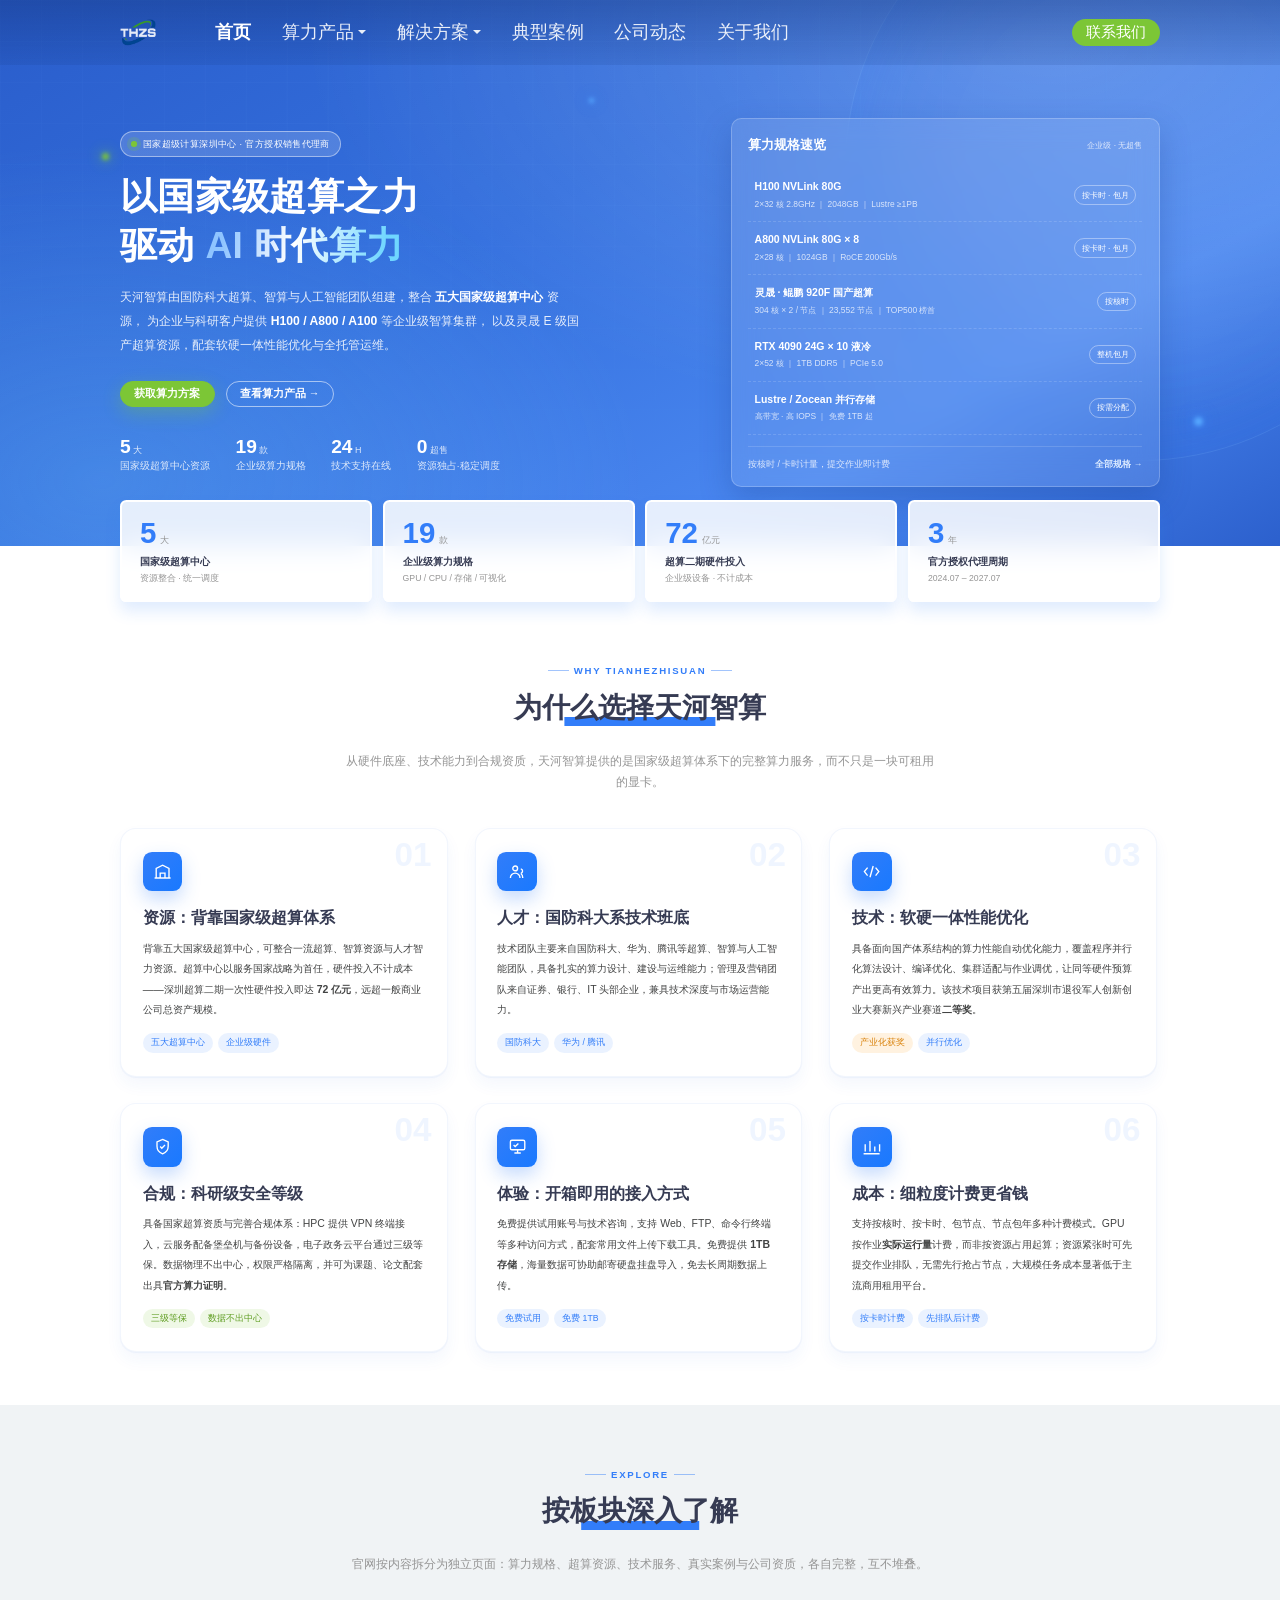
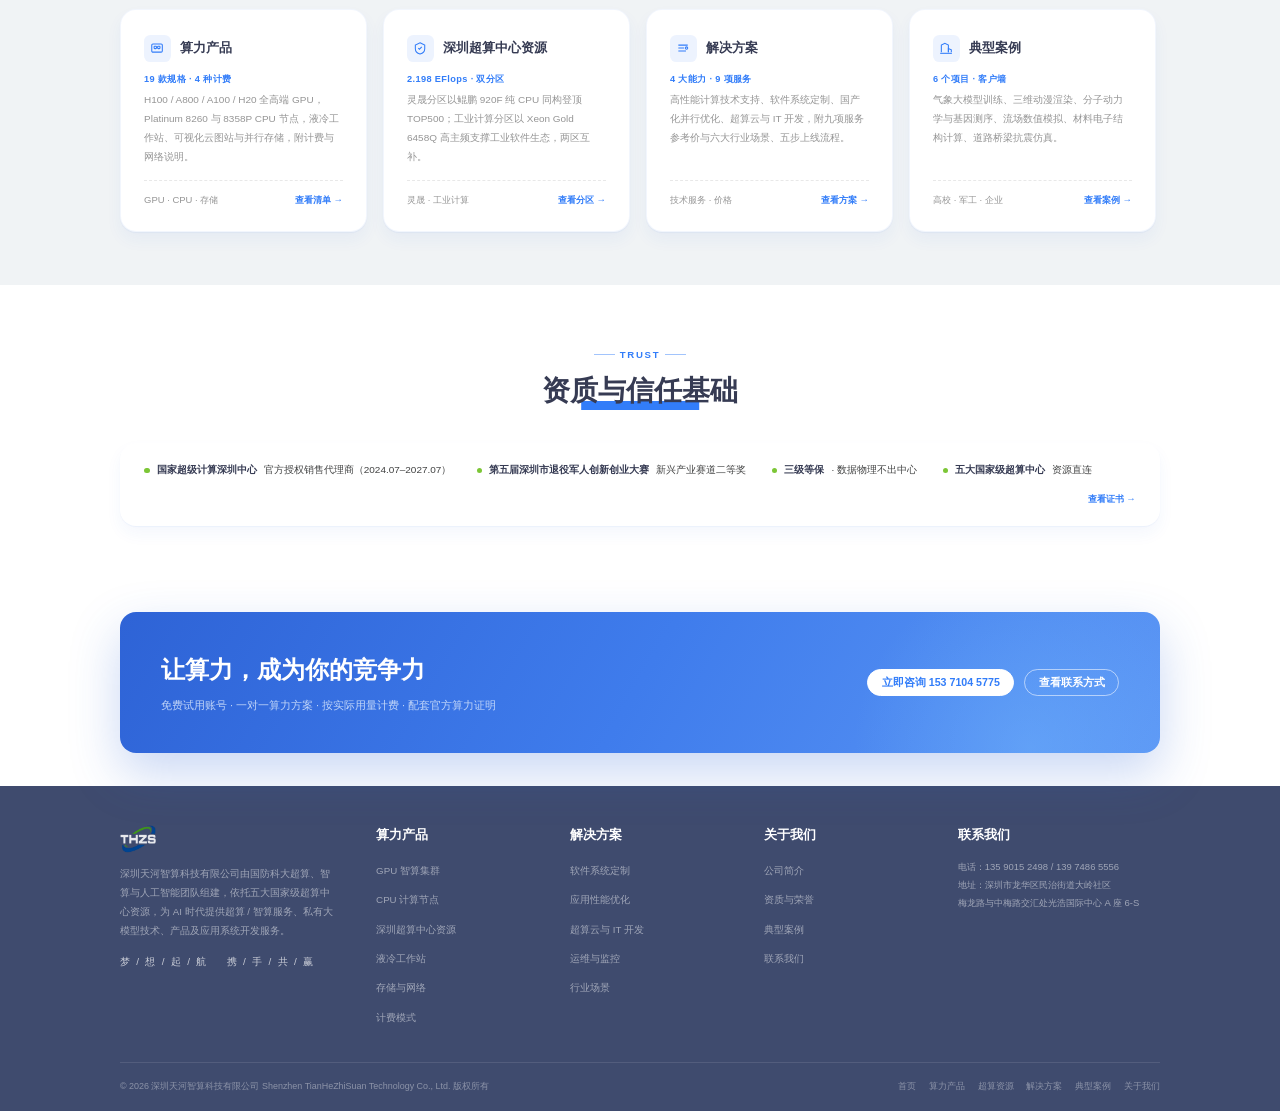
<file: index.html>
<!DOCTYPE html>
<html lang="zh-CN">

<head>
  <meta charset="utf-8">
  <meta name="viewport" content="width=device-width, initial-scale=1">
  <title>深圳天河智算科技有限公司 — 国家级超算资源服务商 | 超算 · 智算 · AI 算力</title>
  <meta name="description"
    content="深圳天河智算科技有限公司是国家超级计算深圳中心官方授权销售代理商，由国防科大超算、智算与人工智能团队组建，整合五大国家级超算中心资源，提供 H100/A800/A100 等企业级算力、软硬一体性能优化、全托管运维与定制化平台开发服务。">
  <meta name="keywords" content="天河智算,深圳超算,国家超级计算深圳中心,H100,A800,A100,算力租赁,超算服务,灵晟,大模型训练">
  <link rel="icon" href="assets/img/logo.png">
  <link rel="stylesheet" href="assets/css/style.css">
</head>

<body>

  <!-- ================= HEADER ================= -->
  <header class="header" id="header">
    <div class="w1560">
      <a href="index.html" class="logo">
        <img class="logo-light" src="assets/img/logo_white.png" alt="天河智算 THZS">
        <img class="logo-dark" src="assets/img/logo.png" alt="天河智算 THZS">
      </a>

      <ul class="nav1">
        <li class="on"><a href="index.html">首页</a></li>
        <li data-dropdown="product"><a href="product.html">算力产品 <span class="dropdown-arrow"></span></a></li>
        <li data-dropdown="solution"><a href="solution.html">解决方案 <span class="dropdown-arrow"></span></a></li>
        <li><a href="cases.html">典型案例</a></li>
        <li><a href="news.html">公司动态</a></li>
        <li><a href="about.html">关于我们</a></li>
      </ul>

      <div class="header-actions">
        <a href="about.html#contact" class="h_btn">联系我们</a>
        <button class="nav-toggle" aria-label="打开菜单"><span></span></button>
      </div>
    </div>

    <!-- 下拉：算力产品 -->
    <div class="product_down_bg" id="dropBg"></div>
    <div class="newsPown" id="productDown">
      <div class="w1560">
        <div class="pown_col" style="width:24vw">
          <div class="h1">算力产品</div>
          <a href="product.html#gpu" class="pown_item">
            <div class="ico"><svg viewBox="0 0 24 24" fill="none" stroke="#327DF9" stroke-width="1.8">
                <rect x="3" y="5" width="18" height="14" rx="2" />
                <rect x="7" y="9" width="4" height="4" rx="1" />
                <rect x="13" y="9" width="4" height="4" rx="1" />
                <path d="M7 19v2M17 19v2M7 3v2M17 3v2" />
              </svg></div>
            <div class="txt"><b>GPU 智算集群</b><span>H100 / A800 / A100 / H20 / RTX 4090 · 5090</span></div>
          </a>
          <a href="product.html#cpu" class="pown_item">
            <div class="ico"><svg viewBox="0 0 24 24" fill="none" stroke="#327DF9" stroke-width="1.8">
                <rect x="4" y="4" width="16" height="16" rx="2" />
                <path d="M9 9h6v6H9zM4 10h-2M4 14h-2M22 10h-2M22 14h-2M10 4v-2M14 4v-2M10 22v-2M14 22v-2" />
              </svg></div>
            <div class="txt"><b>CPU 计算节点</b><span>Platinum 8260 / 8358P 胖节点 · 按核时计费</span></div>
          </a>
          <a href="supercomputing.html" class="pown_item">
            <div class="ico"><svg viewBox="0 0 24 24" fill="none" stroke="#327DF9" stroke-width="1.8">
                <path d="M12 3l8 4v6c0 4.5-3.4 7.8-8 9-4.6-1.2-8-4.5-8-9V7z" />
                <path d="M9 12l2 2 4-4" />
              </svg></div>
            <div class="txt"><b>深圳超算中心资源</b><span>灵晟 E 级国产超算 · x86 工业计算分区</span></div>
          </a>
          <a href="product.html#storage" class="pown_item">
            <div class="ico"><svg viewBox="0 0 24 24" fill="none" stroke="#327DF9" stroke-width="1.8">
                <ellipse cx="12" cy="6" rx="8" ry="3" />
                <path d="M4 6v12c0 1.7 3.6 3 8 3s8-1.3 8-3V6" />
                <path d="M4 12c0 1.7 3.6 3 8 3s8-1.3 8-3" />
              </svg></div>
            <div class="txt"><b>存储与网络</b><span>Lustre / Zocean 并行存储 · RDMA 高速互联</span></div>
          </a>
        </div>

        <div class="pown_col" style="width:22vw">
          <div class="h1">按场景选型</div>
          <div class="pown_links">
            <a href="solution.html#scene"><svg viewBox="0 0 16 16" fill="none" stroke="#327DF9" stroke-width="1.6">
                <circle cx="8" cy="8" r="6" />
                <path d="M8 2v12M2 8h12" />
              </svg>大模型训练与微调</a>
            <a href="solution.html#scene"><svg viewBox="0 0 16 16" fill="none" stroke="#327DF9" stroke-width="1.6">
                <path d="M2 12l4-5 3 3 5-7" />
                <path d="M2 14h12" />
              </svg>科学计算与工程仿真</a>
            <a href="solution.html#scene"><svg viewBox="0 0 16 16" fill="none" stroke="#327DF9" stroke-width="1.6">
                <rect x="2" y="3" width="12" height="10" rx="1.5" />
                <path d="M2 6h12" />
              </svg>三维渲染与数字创意</a>
            <a href="solution.html#scene"><svg viewBox="0 0 16 16" fill="none" stroke="#327DF9" stroke-width="1.6">
                <path d="M8 2l6 3v4c0 4-3 6-6 7-6-3-6-5-6-7V5z" />
              </svg>国产化适配与性能优化</a>
          </div>
        </div>

        <div class="pown_col" style="width:16vw">
          <div class="h1">服务支持</div>
          <div class="pown_links">
            <a href="product.html"><svg viewBox="0 0 16 16" fill="none" stroke="#327DF9" stroke-width="1.6">
                <path d="M3 3h10v10H3z" />
                <path d="M6 6h4M6 9h4" />
              </svg>算力产品清单</a>
            <a href="solution.html"><svg viewBox="0 0 16 16" fill="none" stroke="#327DF9" stroke-width="1.6">
                <path d="M2 8h3l2-4 3 8 2-4h2" />
              </svg>技术服务明细</a>
            <a href="about.html#cred"><svg viewBox="0 0 16 16" fill="none" stroke="#327DF9" stroke-width="1.6">
                <circle cx="8" cy="6" r="3.2" />
                <path d="M5.4 8.6L4 14l4-2 4 2-1.4-5.4" />
              </svg>资质与授权</a>
          </div>
        </div>

        <div class="pown_banner">
          <div class="k">COMPUTING POWER</div>
          <div class="t">19 款企业级算力规格<br>按卡时 / 核时精细计费</div>
          <a href="product.html" class="btn">查看清单</a>
        </div>
      </div>
    </div>

    <!-- 下拉：解决方案 -->
    <div class="newsPown" id="solutionDown">
      <div class="w1560">
        <div class="pown_col" style="width:24vw">
          <div class="h1">解决方案</div>
          <a href="solution.html#svc" class="pown_item">
            <div class="ico"><svg viewBox="0 0 24 24" fill="none" stroke="#327DF9" stroke-width="1.8">
                <path d="M4 7h16M4 12h10M4 17h13" />
                <circle cx="18" cy="12" r="2" />
              </svg></div>
            <div class="txt"><b>软件系统定制</b><span>量身定制技术框架，构建业务软件系统</span></div>
          </a>
          <a href="solution.html#svc" class="pown_item">
            <div class="ico"><svg viewBox="0 0 24 24" fill="none" stroke="#327DF9" stroke-width="1.8">
                <path d="M13 2L3 14h8l-1 8 10-12h-7z" />
              </svg></div>
            <div class="txt"><b>应用性能优化</b><span>并行化算法设计与软件并行版本开发</span></div>
          </a>
          <a href="solution.html#svc" class="pown_item">
            <div class="ico"><svg viewBox="0 0 24 24" fill="none" stroke="#327DF9" stroke-width="1.8">
                <path d="M6 17a4 4 0 010-8 5 5 0 019.5-1.5A4 4 0 0118 17z" />
                <path d="M12 13v6M9 16l3 3 3-3" />
              </svg></div>
            <div class="txt"><b>超算云与 IT 开发</b><span>云上完整 HPC 环境，前后台一体化开发</span></div>
          </a>
          <a href="solution.html#svc" class="pown_item">
            <div class="ico"><svg viewBox="0 0 24 24" fill="none" stroke="#327DF9" stroke-width="1.8">
                <path d="M3 12h4l2-5 4 10 2-5h6" />
                <circle cx="12" cy="12" r="9" stroke-dasharray="2 3" />
              </svg></div>
            <div class="txt"><b>运维与监控</b><span>整机柜运维、作业监控、故障诊断与定位</span></div>
          </a>
        </div>

        <div class="pown_col" style="width:18vw">
          <div class="h1">技术服务</div>
          <div class="pown_links">
            <a href="solution.html#svc"><svg viewBox="0 0 16 16" fill="none" stroke="#327DF9" stroke-width="1.6">
                <rect x="2.5" y="3" width="11" height="10" rx="1.5" />
                <path d="M5 7l2 2-2 2M9 11h2" />
              </svg>软件环境搭建</a>
            <a href="solution.html#svc"><svg viewBox="0 0 16 16" fill="none" stroke="#327DF9" stroke-width="1.6">
                <path d="M2 11h3l2-5 3 8 2-3h2" />
              </svg>作业监控</a>
            <a href="solution.html#svc"><svg viewBox="0 0 16 16" fill="none" stroke="#327DF9" stroke-width="1.6">
                <circle cx="7" cy="7" r="4" />
                <path d="M10 10l4 4" />
              </svg>运行问题排查</a>
            <a href="solution.html#svc"><svg viewBox="0 0 16 16" fill="none" stroke="#327DF9" stroke-width="1.6">
                <path d="M3 13V6l5-3 5 3v7" />
                <path d="M6.5 13v-3h3V13" />
              </svg>定制化平台</a>
          </div>
        </div>

        <div class="pown_col" style="width:16vw">
          <div class="h1">服务流程</div>
          <div class="pown_links">
            <a href="solution.html#flow"><svg viewBox="0 0 16 16" fill="none" stroke="#327DF9" stroke-width="1.6">
                <circle cx="3" cy="8" r="1.6" />
                <circle cx="8" cy="8" r="1.6" />
                <circle cx="13" cy="8" r="1.6" />
              </svg>需求沟通与方案</a>
            <a href="solution.html#flow"><svg viewBox="0 0 16 16" fill="none" stroke="#327DF9" stroke-width="1.6">
                <path d="M3 13V3M3 13h10" />
                <path d="M3 10l4-4 3 3 3-4" />
              </svg>开通与环境迁移</a>
            <a href="solution.html#flow"><svg viewBox="0 0 16 16" fill="none" stroke="#327DF9" stroke-width="1.6">
                <path d="M2 8a6 6 0 1112 0 6 6 0 01-12 0z" />
                <path d="M8 5v3l2 2" />
              </svg>运行与持续优化</a>
          </div>
        </div>

        <div class="pown_banner">
          <div class="k">FREE TRIAL</div>
          <div class="t">免费试用账号<br>与一对一技术咨询</div>
          <a href="tel:15371045775" class="btn">申请试用</a>
        </div>
      </div>
    </div>
  </header>

  <!-- 移动端菜单 -->
  <div class="mobile-menu" id="mobileMenu">
    <button class="mm-close" aria-label="关闭">×</button>
    <a href="index.html">首页 <span>HOME</span></a>
    <a href="product.html">算力产品 <span>PRODUCTS</span></a>
    <a href="supercomputing.html">深圳超算中心资源 <span>SZSC</span></a>
    <a href="solution.html">解决方案 <span>SOLUTIONS</span></a>
    <a href="cases.html">典型案例 <span>CASES</span></a>
    <a href="news.html">公司动态 <span>NEWS</span></a>
    <a href="about.html">关于我们 <span>ABOUT</span></a>
    <a href="about.html#contact">联系我们 <span>CONTACT</span></a>
    <div class="mm-foot">
      <a href="tel:13590152498" class="btn blue" style="justify-content:center">获取算力报价</a>
    </div>
  </div>

  <!-- ================= HERO ================= -->
  <section class="hero">
    <span class="orb a"></span><span class="orb b"></span><span class="orb c"></span>
    <div class="w1560">
      <div class="hero-grid">
        <div class="hero-left">
          <div class="hero-eyebrow"><i></i> 国家超级计算深圳中心 · 官方授权销售代理商</div>
          <h1>以国家级超算之力<br>驱动 <em>AI 时代算力</em></h1>
          <p class="hero-sub">
            天河智算由国防科大超算、智算与人工智能团队组建，整合 <strong>五大国家级超算中心</strong> 资源，
            为企业与科研客户提供 <strong>H100 / A800 / A100</strong> 等企业级智算集群，
            以及灵晟 E 级国产超算资源，配套软硬一体性能优化与全托管运维。
          </p>
          <div class="hero-actions">
            <a href="tel:13590152498" class="btn blue">获取算力方案</a>
            <a href="product.html" class="btn ghost-light">查看算力产品 →</a>
          </div>
          <ul class="hero-meta">
            <li><b>5<small>大</small></b>国家级超算中心资源</li>
            <li><b>19<small>款</small></b>企业级算力规格</li>
            <li><b>24<small>H</small></b>技术支持在线</li>
            <li><b>0<small>超售</small></b>资源独占·稳定调度</li>
          </ul>
        </div>

        <div class="hero-right">
          <div class="res-panel">
            <div class="rp-head">
              <h3>算力规格速览</h3>
              <span>企业级 · 无超售</span>
            </div>
            <div class="res-row">
              <div class="n">H100 NVLink 80G<small>2×32 核 2.8GHz ｜ 2048GB ｜ Lustre ≥1PB</small></div>
              <div class="tag2">按卡时 · 包月</div>
            </div>
            <div class="res-row">
              <div class="n">A800 NVLink 80G × 8<small>2×28 核 ｜ 1024GB ｜ RoCE 200Gb/s</small></div>
              <div class="tag2">按卡时 · 包月</div>
            </div>
            <div class="res-row">
              <div class="n">灵晟 · 鲲鹏 920F 国产超算<small>304 核 × 2 / 节点 ｜ 23,552 节点 ｜ TOP500 榜首</small></div>
              <div class="tag2">按核时</div>
            </div>
            <div class="res-row">
              <div class="n">RTX 4090 24G × 10 液冷<small>2×52 核 ｜ 1TB DDR5 ｜ PCIe 5.0</small></div>
              <div class="tag2">整机包月</div>
            </div>
            <div class="res-row">
              <div class="n">Lustre / Zocean 并行存储<small>高带宽 · 高 IOPS ｜ 免费 1TB 起</small></div>
              <div class="tag2">按需分配</div>
            </div>
            <div class="rp-foot">
              <span>按核时 / 卡时计量，提交作业即计费</span>
              <a href="product.html">全部规格 →</a>
            </div>
          </div>
        </div>
      </div>
    </div>
  </section>

  <!-- ================= 数据条 ================= -->
  <section class="stat-strip">
    <div class="w1560">
      <div class="list-row">
        <div class="stat-card">
          <div class="num">5<small>大</small></div>
          <div class="lbl">国家级超算中心</div>
          <div class="note">资源整合 · 统一调度</div>
        </div>
        <div class="stat-card">
          <div class="num">19<small>款</small></div>
          <div class="lbl">企业级算力规格</div>
          <div class="note">GPU / CPU / 存储 / 可视化</div>
        </div>
        <div class="stat-card">
          <div class="num">72<small>亿元</small></div>
          <div class="lbl">超算二期硬件投入</div>
          <div class="note">企业级设备 · 不计成本</div>
        </div>
        <div class="stat-card">
          <div class="num">3<small>年</small></div>
          <div class="lbl">官方授权代理周期</div>
          <div class="note">2024.07 – 2027.07</div>
        </div>
      </div>
    </div>
  </section>

  <!-- ================= 核心优势 ================= -->
  <section class="section">
    <div class="w1560">
      <div class="sec-head">
        <div class="sec-eyebrow">Why TianHeZhiSuan</div>
        <div class="title"><span>为什么选择天河智算</span></div>
        <p class="sec-desc">从硬件底座、技术能力到合规资质，天河智算提供的是国家级超算体系下的完整算力服务，而不只是一块可租用的显卡。</p>
      </div>

      <div class="grid-3">
        <article class="adv-card card reveal">
          <div class="num-mark">01</div>
          <div class="icon-box"><svg viewBox="0 0 24 24" fill="none" stroke="#fff" stroke-width="1.7">
              <path d="M4 20V8l8-4 8 4v12" />
              <path d="M9 20v-6h6v6" />
              <path d="M2 20h20" />
            </svg></div>
          <h3>资源：背靠国家级超算体系</h3>
          <p>背靠五大国家级超算中心，可整合一流超算、智算资源与人才智力资源。超算中心以服务国家战略为首任，硬件投入不计成本——深圳超算二期一次性硬件投入即达 <strong>72
              亿元</strong>，远超一般商业公司总资产规模。</p>
          <div class="tags"><span class="chip">五大超算中心</span><span class="chip">企业级硬件</span></div>
        </article>

        <article class="adv-card card reveal">
          <div class="num-mark">02</div>
          <div class="icon-box"><svg viewBox="0 0 24 24" fill="none" stroke="#fff" stroke-width="1.7">
              <circle cx="9" cy="8" r="3" />
              <path d="M3 20c0-3.3 2.7-6 6-6s6 2.7 6 6" />
              <path d="M16 8.5a3 3 0 010 5.8M18.5 20c0-2.6-1-4.6-2.5-5.6" />
            </svg></div>
          <h3>人才：国防科大系技术班底</h3>
          <p>技术团队主要来自国防科大、华为、腾讯等超算、智算与人工智能团队，具备扎实的算力设计、建设与运维能力；管理及营销团队来自证券、银行、IT 头部企业，兼具技术深度与市场运营能力。</p>
          <div class="tags"><span class="chip">国防科大</span><span class="chip">华为 / 腾讯</span></div>
        </article>

        <article class="adv-card card reveal">
          <div class="num-mark">03</div>
          <div class="icon-box"><svg viewBox="0 0 24 24" fill="none" stroke="#fff" stroke-width="1.7">
              <path d="M7 7L3 12l4 5" />
              <path d="M17 7l4 5-4 5" />
              <path d="M14 5l-4 14" />
            </svg></div>
          <h3>技术：软硬一体性能优化</h3>
          <p>
            具备面向国产体系结构的算力性能自动优化能力，覆盖程序并行化算法设计、编译优化、集群适配与作业调优，让同等硬件预算产出更高有效算力。该技术项目获第五届深圳市退役军人创新创业大赛新兴产业赛道<strong>二等奖</strong>。
          </p>
          <div class="tags"><span class="chip orange">产业化获奖</span><span class="chip">并行优化</span></div>
        </article>

        <article class="adv-card card reveal">
          <div class="num-mark">04</div>
          <div class="icon-box"><svg viewBox="0 0 24 24" fill="none" stroke="#fff" stroke-width="1.7">
              <path d="M12 3l7 3.2v5.4c0 4.6-3 8-7 9.4-4-1.4-7-4.8-7-9.4V6.2z" />
              <path d="M9 12l2 2 4-4" />
            </svg></div>
          <h3>合规：科研级安全等级</h3>
          <p>具备国家超算资质与完善合规体系：HPC 提供 VPN
            终端接入，云服务配备堡垒机与备份设备，电子政务云平台通过三级等保。数据物理不出中心，权限严格隔离，并可为课题、论文配套出具<strong>官方算力证明</strong>。</p>
          <div class="tags"><span class="chip green">三级等保</span><span class="chip green">数据不出中心</span></div>
        </article>

        <article class="adv-card card reveal">
          <div class="num-mark">05</div>
          <div class="icon-box"><svg viewBox="0 0 24 24" fill="none" stroke="#fff" stroke-width="1.7">
              <rect x="3" y="4" width="18" height="12" rx="2" />
              <path d="M8 20h8M12 16v4" />
              <path d="M7 10l2 2 4-4" />
            </svg></div>
          <h3>体验：开箱即用的接入方式</h3>
          <p>免费提供试用账号与技术咨询，支持 Web、FTP、命令行终端等多种访问方式，配套常用文件上传下载工具。免费提供 <strong>1TB 存储</strong>，海量数据可协助邮寄硬盘挂盘导入，免去长周期数据上传。
          </p>
          <div class="tags"><span class="chip">免费试用</span><span class="chip">免费 1TB</span></div>
        </article>

        <article class="adv-card card reveal">
          <div class="num-mark">06</div>
          <div class="icon-box"><svg viewBox="0 0 24 24" fill="none" stroke="#fff" stroke-width="1.7">
              <path d="M4 18V9M10 18V5M16 18v-6M22 18v-9" />
              <path d="M2 21h20" />
            </svg></div>
          <h3>成本：细粒度计费更省钱</h3>
          <p>支持按核时、按卡时、包节点、节点包年多种计费模式。GPU
            按作业<strong>实际运行量</strong>计费，而非按资源占用起算；资源紧张时可先提交作业排队，无需先行抢占节点，大规模任务成本显著低于主流商用租用平台。</p>
          <div class="tags"><span class="chip">按卡时计费</span><span class="chip">先排队后计费</span></div>
        </article>
      </div>
    </div>
  </section>

  <!-- ================= 业务板块入口 ================= -->
  <section class="section light">
    <div class="w1560">
      <div class="sec-head">
        <div class="sec-eyebrow">Explore</div>
        <div class="title"><span>按板块深入了解</span></div>
        <p class="sec-desc">官网按内容拆分为独立页面：算力规格、超算资源、技术服务、真实案例与公司资质，各自完整，互不堆叠。</p>
      </div>

      <div class="grid-4">
        <a href="product.html" class="entry-card reveal">
          <div class="et-top">
            <div class="ico-sm"><svg viewBox="0 0 24 24" fill="none" stroke="#327DF9" stroke-width="1.8">
                <rect x="3" y="5" width="18" height="14" rx="2" />
                <rect x="7" y="9" width="4" height="4" rx="1" />
                <rect x="13" y="9" width="4" height="4" rx="1" />
              </svg></div>
            <h3>算力产品</h3>
          </div>
          <div class="et-num">19 款规格 · 4 种计费</div>
          <p>H100 / A800 / A100 / H20 全高端 GPU，Platinum 8260 与 8358P CPU 节点，液冷工作站、可视化云图站与并行存储，附计费与网络说明。</p>
          <div class="et-foot"><span>GPU · CPU · 存储</span><em>查看清单 →</em></div>
        </a>

        <a href="supercomputing.html" class="entry-card reveal">
          <div class="et-top">
            <div class="ico-sm"><svg viewBox="0 0 24 24" fill="none" stroke="#327DF9" stroke-width="1.8">
                <path d="M12 3l8 4v6c0 4.5-3.4 7.8-8 9-4.6-1.2-8-4.5-8-9V7z" />
                <path d="M9 12l2 2 4-4" />
              </svg></div>
            <h3>深圳超算中心资源</h3>
          </div>
          <div class="et-num">2.198 EFlops · 双分区</div>
          <p>灵晟分区以鲲鹏 920F 纯 CPU 同构登顶 TOP500；工业计算分区以 Xeon Gold 6458Q 高主频支撑工业软件生态，两区互补。</p>
          <div class="et-foot"><span>灵晟 · 工业计算</span><em>查看分区 →</em></div>
        </a>

        <a href="solution.html" class="entry-card reveal">
          <div class="et-top">
            <div class="ico-sm"><svg viewBox="0 0 24 24" fill="none" stroke="#327DF9" stroke-width="1.8">
                <path d="M4 7h16M4 12h10M4 17h13" />
                <circle cx="18" cy="12" r="2" />
              </svg></div>
            <h3>解决方案</h3>
          </div>
          <div class="et-num">4 大能力 · 9 项服务</div>
          <p>高性能计算技术支持、软件系统定制、国产化并行优化、超算云与 IT 开发，附九项服务参考价与六大行业场景、五步上线流程。</p>
          <div class="et-foot"><span>技术服务 · 价格</span><em>查看方案 →</em></div>
        </a>

        <a href="cases.html" class="entry-card reveal">
          <div class="et-top">
            <div class="ico-sm"><svg viewBox="0 0 24 24" fill="none" stroke="#327DF9" stroke-width="1.8">
                <path d="M4 19V7l6-3 6 3v12" />
                <path d="M16 19v-6l5 2v4" />
                <path d="M2 21h20" />
              </svg></div>
            <h3>典型案例</h3>
          </div>
          <div class="et-num">6 个项目 · 客户墙</div>
          <p>气象大模型训练、三维动漫渲染、分子动力学与基因测序、流场数值模拟、材料电子结构计算、道路桥梁抗震仿真。</p>
          <div class="et-foot"><span>高校 · 军工 · 企业</span><em>查看案例 →</em></div>
        </a>
      </div>
    </div>
  </section>

  <!-- ================= 信任与资质 ================= -->
  <section class="section">
    <div class="w1560">
      <div class="sec-head">
        <div class="sec-eyebrow">Trust</div>
        <div class="title"><span>资质与信任基础</span></div>
      </div>
      <div class="trust reveal">
        <div class="it"><i></i><b>国家超级计算深圳中心</b> 官方授权销售代理商（2024.07–2027.07）</div>
        <div class="it"><i></i><b>第五届深圳市退役军人创新创业大赛</b> 新兴产业赛道二等奖</div>
        <div class="it"><i></i><b>三级等保</b> · 数据物理不出中心</div>
        <div class="it"><i></i><b>五大国家级超算中心</b> 资源直连</div>
        <a href="about.html#cred" class="more">查看证书 →</a>
      </div>
    </div>
  </section>

  <!-- ================= CTA ================= -->
  <section class="section tight">
    <div class="w1560">
      <div class="cta reveal">
        <div class="cta-txt">
          <h2>让算力，成为你的竞争力</h2>
          <p>免费试用账号 · 一对一算力方案 · 按实际用量计费 · 配套官方算力证明</p>
        </div>
        <div class="cta-actions">
          <a href="tel:13590152498" class="btn white">立即咨询 153 7104 5775</a>
          <a href="about.html#contact" class="btn ghost-light">查看联系方式</a>
        </div>
      </div>
    </div>
  </section>

  <!-- ================= FOOTER ================= -->
  <footer class="footer">
    <div class="w1560">
      <div class="footer-top">
        <div class="footer-brand">
          <div class="fl"><img src="assets/img/logo_white.png" alt="天河智算"></div>
          <p>深圳天河智算科技有限公司由国防科大超算、智算与人工智能团队组建，依托五大国家级超算中心资源，为 AI 时代提供超算 / 智算服务、私有大模型技术、产品及应用系统开发服务。</p>
          <div class="slogan">梦 / 想 / 起 / 航 &nbsp;&nbsp; 携 / 手 / 共 / 赢</div>
        </div>

        <div class="footer-col">
          <h4>算力产品</h4>
          <ul>
            <li><a href="product.html#gpu">GPU 智算集群</a></li>
            <li><a href="product.html#cpu">CPU 计算节点</a></li>
            <li><a href="supercomputing.html">深圳超算中心资源</a></li>
            <li><a href="product.html#ws">液冷工作站</a></li>
            <li><a href="product.html#storage">存储与网络</a></li>
            <li><a href="product.html#billing">计费模式</a></li>
          </ul>
        </div>

        <div class="footer-col">
          <h4>解决方案</h4>
          <ul>
            <li><a href="solution.html#svc">软件系统定制</a></li>
            <li><a href="solution.html#svc">应用性能优化</a></li>
            <li><a href="solution.html#svc">超算云与 IT 开发</a></li>
            <li><a href="solution.html#svc">运维与监控</a></li>
            <li><a href="solution.html#scene">行业场景</a></li>
          </ul>
        </div>

        <div class="footer-col">
          <h4>关于我们</h4>
          <ul>
            <li><a href="about.html">公司简介</a></li>
            <li><a href="about.html#cred">资质与荣誉</a></li>
            <li><a href="cases.html">典型案例</a></li>
            <li><a href="about.html#contact">联系我们</a></li>
          </ul>
        </div>

        <div class="footer-col" style="flex:1.3">
          <h4>联系我们</h4>
          <div class="fs">
            电话：135 9015 2498 / 139 7486 5556<br>
            地址：深圳市龙华区民治街道大岭社区<br>
            梅龙路与中梅路交汇处光浩国际中心 A 座 6-S
          </div>
        </div>
      </div>

      <div class="footer-bottom">
        <span>© 2026 深圳天河智算科技有限公司 Shenzhen TianHeZhiSuan Technology Co., Ltd. 版权所有</span>
        <div class="links">
          <a href="index.html">首页</a>
          <a href="product.html">算力产品</a>
          <a href="supercomputing.html">超算资源</a>
          <a href="solution.html">解决方案</a>
          <a href="cases.html">典型案例</a>
          <a href="about.html">关于我们</a>
        </div>
      </div>
    </div>
  </footer>

  <script src="assets/js/main.js"></script>
  <script>
var _hmt = _hmt || [];
(function() {
var hm = document.createElement("script");
hm.src = "https://hm.baidu.com/hm.js?6cad0ea2216f7985fd258752b41c3a1e";
var s = document.getElementsByTagName("script")[0];
s.parentNode.insertBefore(hm, s);
})();
</script>
</body>

</html>
</file>
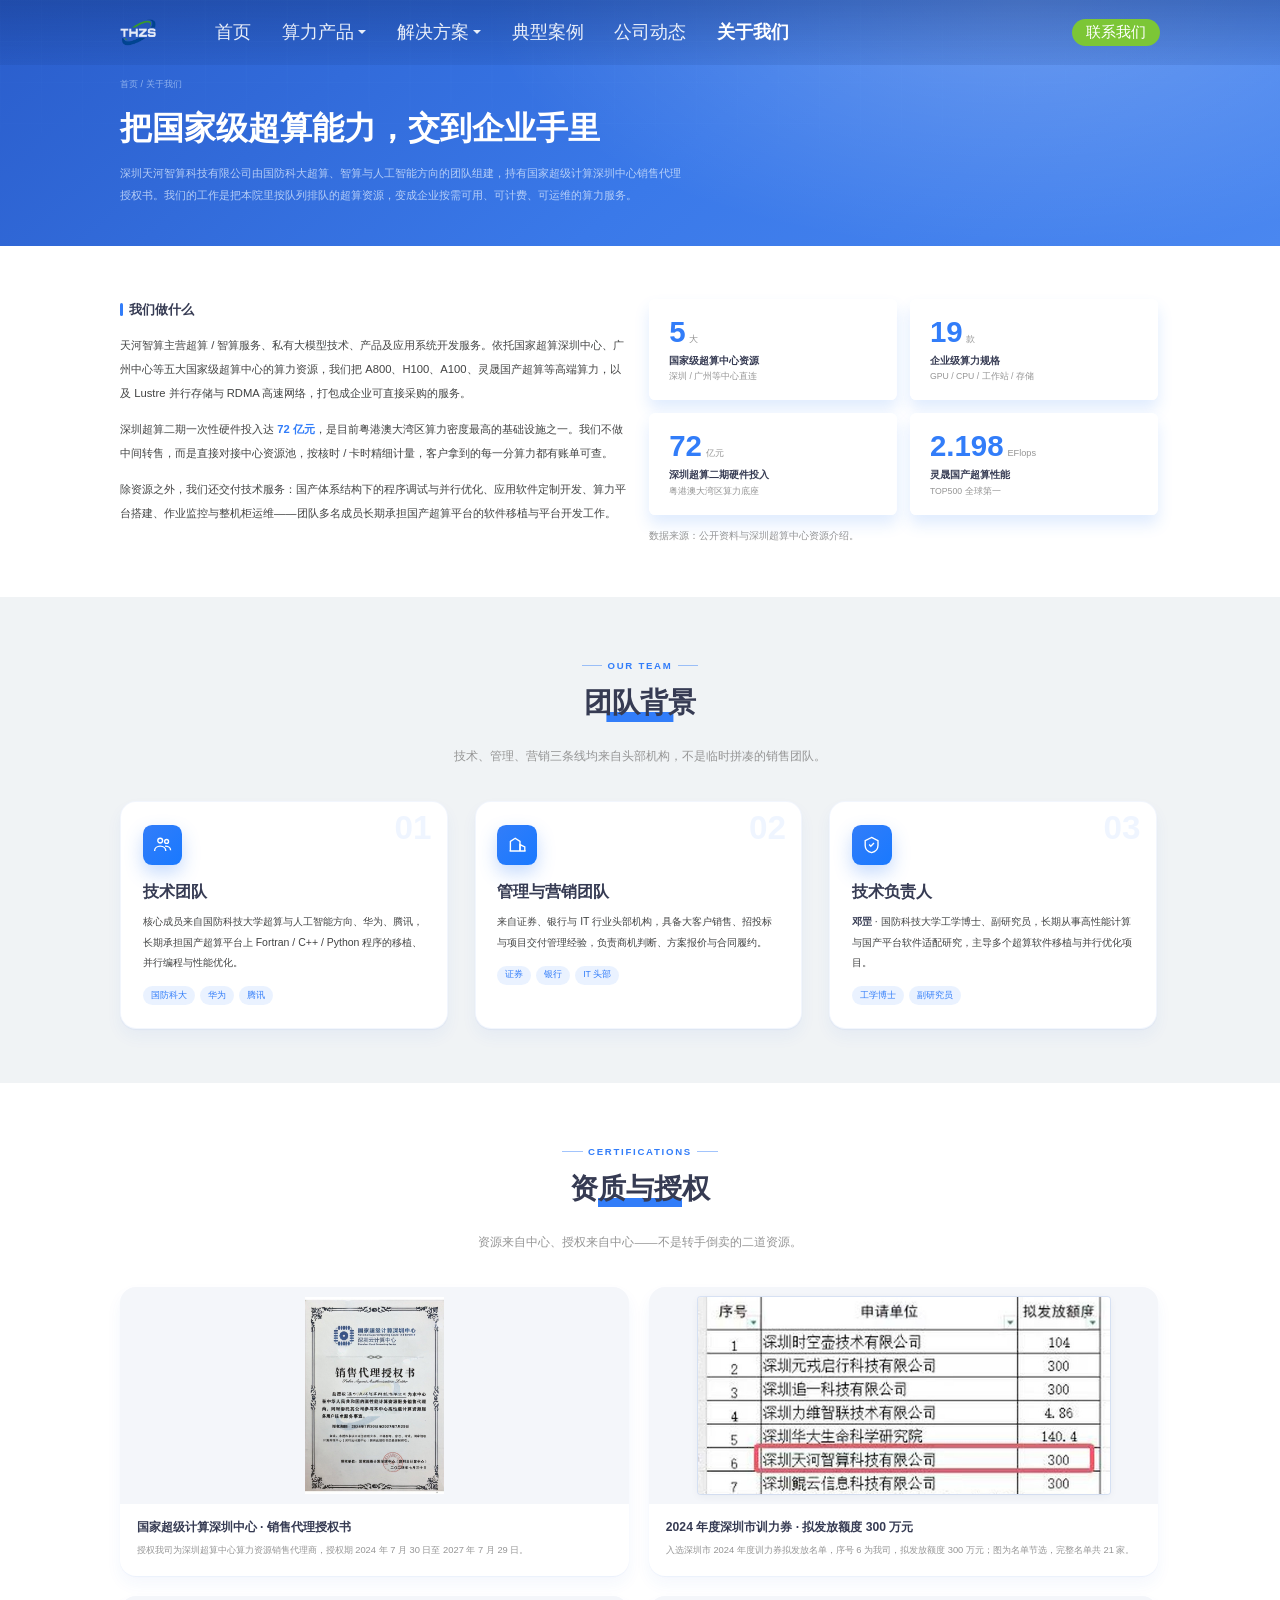
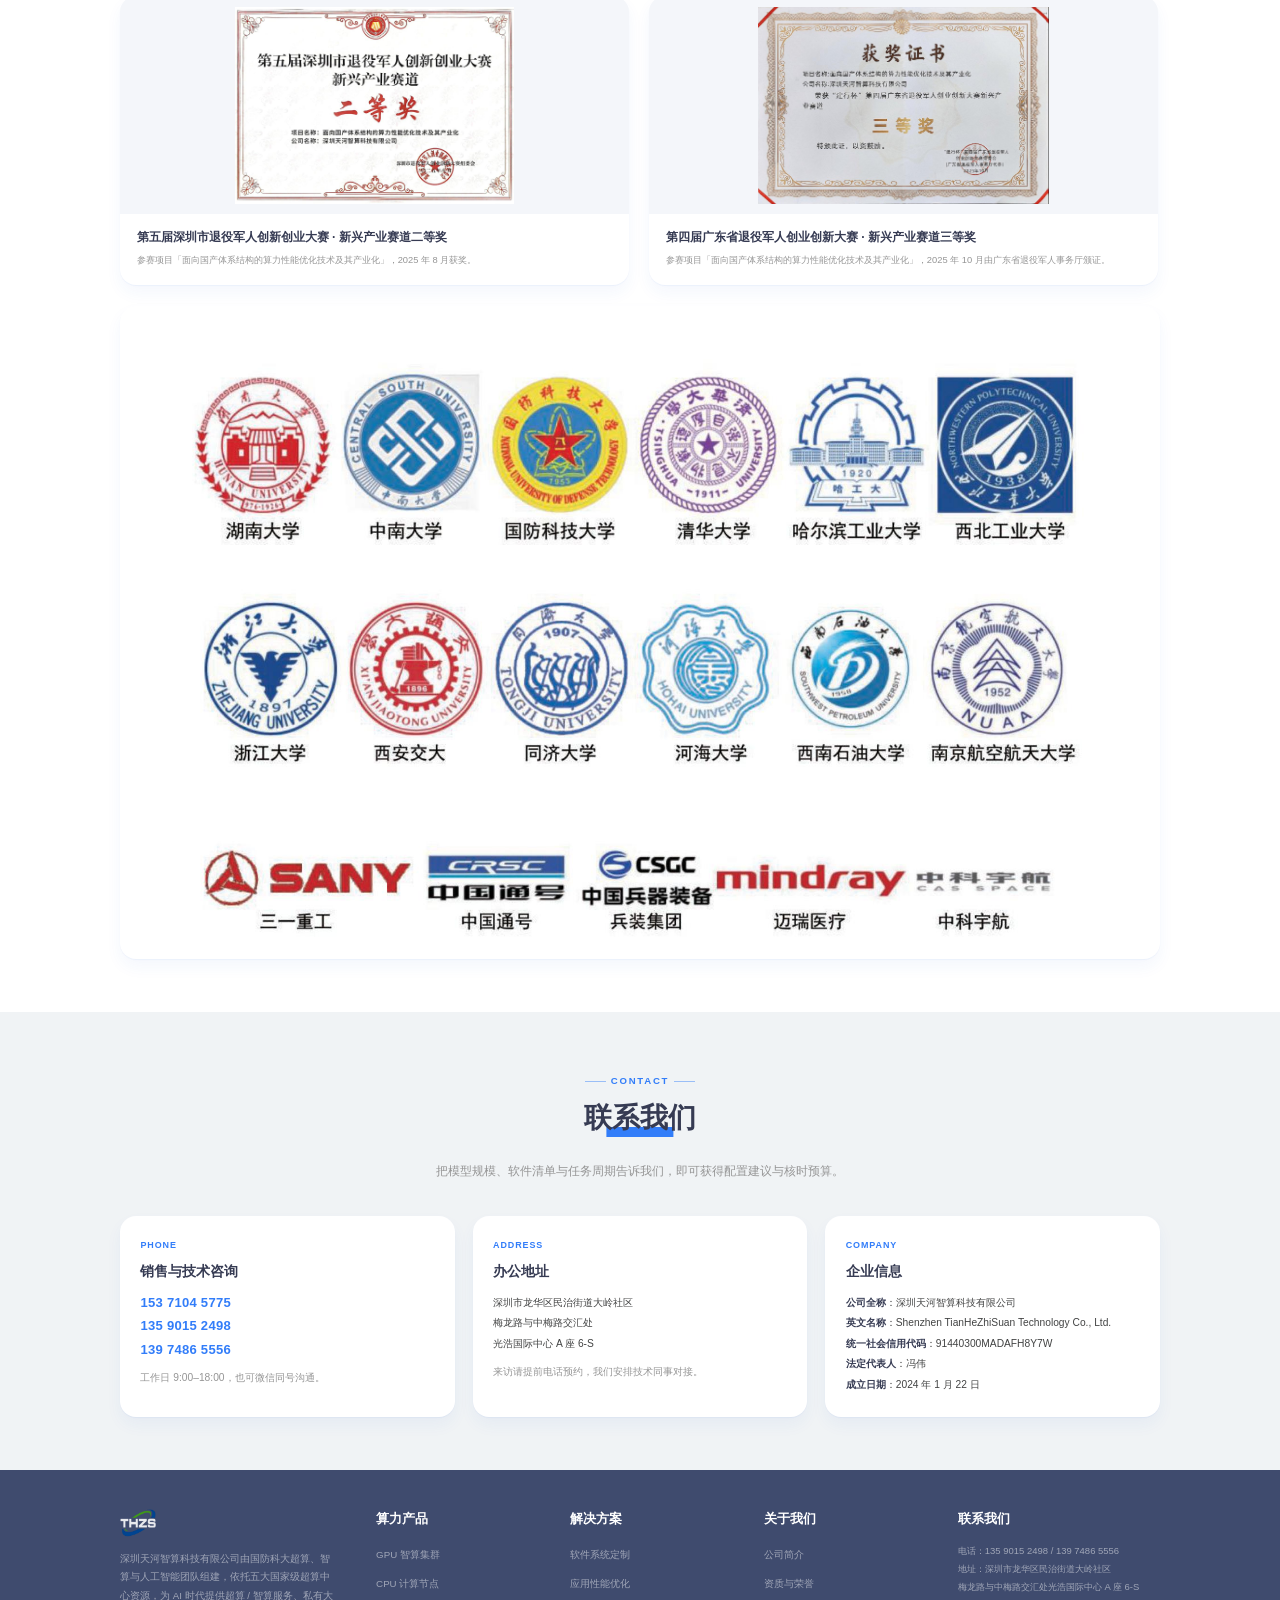
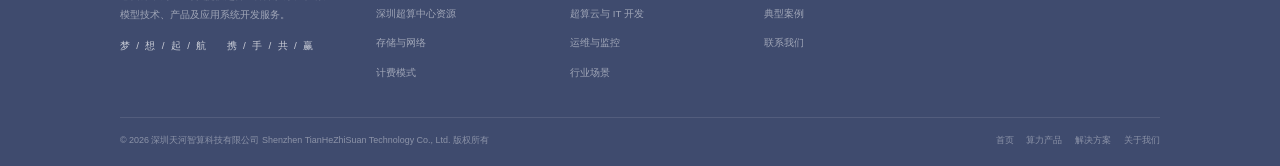
<file: about.html>
<!DOCTYPE html>
<html lang="zh-CN">

<head>
  <meta charset="utf-8">
  <meta name="viewport" content="width=device-width, initial-scale=1">
  <title>关于我们 — 团队 · 资质 · 联系 | 深圳天河智算科技有限公司</title>
  <meta name="description" content="深圳天河智算科技有限公司由国防科大超算、智算与人工智能团队组建，持有国家超级计算深圳中心销售代理授权书，获第五届深圳市退役军人创新创业大赛新兴产业赛道二等奖。">
  <link rel="icon" href="assets/img/logo.png">
  <link rel="stylesheet" href="assets/css/style.css">
</head>

<body>

  <!-- ================= HEADER ================= -->
  <header class="header" id="header">
    <div class="w1560">
      <a href="index.html" class="logo">
        <img class="logo-light" src="assets/img/logo_white.png" alt="天河智算 THZS">
        <img class="logo-dark" src="assets/img/logo.png" alt="天河智算 THZS">
      </a>

      <ul class="nav1">
        <li><a href="index.html">首页</a></li>
        <li data-dropdown="product"><a href="product.html">算力产品 <span class="dropdown-arrow"></span></a></li>
        <li data-dropdown="solution"><a href="solution.html">解决方案 <span class="dropdown-arrow"></span></a></li>
        <li><a href="cases.html">典型案例</a></li>
        <li><a href="news.html">公司动态</a></li>
        <li class="on"><a href="about.html">关于我们</a></li>
      </ul>

      <div class="header-actions">
        <a href="about.html#contact" class="h_btn">联系我们</a>
        <button class="nav-toggle" aria-label="打开菜单"><span></span></button>
      </div>
    </div>

    <div class="product_down_bg" id="dropBg"></div>
    <div class="newsPown" id="productDown">
      <div class="w1560">
        <div class="pown_col" style="width:24vw">
          <div class="h1">算力产品</div>
          <a href="product.html#gpu" class="pown_item">
            <div class="ico"><svg viewBox="0 0 24 24" fill="none" stroke="#327DF9" stroke-width="1.8">
                <rect x="3" y="5" width="18" height="14" rx="2" />
                <rect x="7" y="9" width="4" height="4" rx="1" />
                <rect x="13" y="9" width="4" height="4" rx="1" />
                <path d="M7 19v2M17 19v2M7 3v2M17 3v2" />
              </svg></div>
            <div class="txt"><b>GPU 智算集群</b><span>H100 / A800 / A100 / H20 / RTX 4090 · 5090</span></div>
          </a>
          <a href="product.html#cpu" class="pown_item">
            <div class="ico"><svg viewBox="0 0 24 24" fill="none" stroke="#327DF9" stroke-width="1.8">
                <rect x="4" y="4" width="16" height="16" rx="2" />
                <path d="M9 9h6v6H9zM4 10h-2M4 14h-2M22 10h-2M22 14h-2M10 4v-2M14 4v-2M10 22v-2M14 22v-2" />
              </svg></div>
            <div class="txt"><b>CPU 计算节点</b><span>Platinum 8260 / 8358P 胖节点 · 按核时计费</span></div>
          </a>
          <a href="supercomputing.html" class="pown_item">
            <div class="ico"><svg viewBox="0 0 24 24" fill="none" stroke="#327DF9" stroke-width="1.8">
                <path d="M12 3l8 4v6c0 4.5-3.4 7.8-8 9-4.6-1.2-8-4.5-8-9V7z" />
                <path d="M9 12l2 2 4-4" />
              </svg></div>
            <div class="txt"><b>深圳超算中心资源</b><span>灵晟 E 级国产超算 · x86 工业计算分区</span></div>
          </a>
          <a href="product.html#storage" class="pown_item">
            <div class="ico"><svg viewBox="0 0 24 24" fill="none" stroke="#327DF9" stroke-width="1.8">
                <ellipse cx="12" cy="6" rx="8" ry="3" />
                <path d="M4 6v12c0 1.7 3.6 3 8 3s8-1.3 8-3V6" />
                <path d="M4 12c0 1.7 3.6 3 8 3s8-1.3 8-3" />
              </svg></div>
            <div class="txt"><b>存储与网络</b><span>Lustre / Zocean 并行存储 · RDMA 高速互联</span></div>
          </a>
        </div>

        <div class="pown_col" style="width:22vw">
          <div class="h1">按场景选型</div>
          <div class="pown_links">
            <a href="solution.html#scene"><svg viewBox="0 0 16 16" fill="none" stroke="#327DF9" stroke-width="1.6">
                <circle cx="8" cy="8" r="6" />
                <path d="M8 2v12M2 8h12" />
              </svg>大模型训练与微调</a>
            <a href="solution.html#scene"><svg viewBox="0 0 16 16" fill="none" stroke="#327DF9" stroke-width="1.6">
                <path d="M2 12l4-5 3 3 5-7" />
                <path d="M2 14h12" />
              </svg>科学计算与工程仿真</a>
            <a href="solution.html#scene"><svg viewBox="0 0 16 16" fill="none" stroke="#327DF9" stroke-width="1.6">
                <rect x="2" y="3" width="12" height="10" rx="1.5" />
                <path d="M2 6h12" />
              </svg>三维渲染与数字创意</a>
            <a href="solution.html#scene"><svg viewBox="0 0 16 16" fill="none" stroke="#327DF9" stroke-width="1.6">
                <path d="M8 2l6 3v4c0 4-3 6-6 7-6-3-6-5-6-7V5z" />
              </svg>国产化适配与性能优化</a>
          </div>
        </div>

        <div class="pown_col" style="width:16vw">
          <div class="h1">服务支持</div>
          <div class="pown_links">
            <a href="product.html"><svg viewBox="0 0 16 16" fill="none" stroke="#327DF9" stroke-width="1.6">
                <path d="M3 3h10v10H3z" />
                <path d="M6 6h4M6 9h4" />
              </svg>算力产品清单</a>
            <a href="solution.html"><svg viewBox="0 0 16 16" fill="none" stroke="#327DF9" stroke-width="1.6">
                <path d="M2 8h3l2-4 3 8 2-4h2" />
              </svg>技术服务明细</a>
            <a href="about.html#cred"><svg viewBox="0 0 16 16" fill="none" stroke="#327DF9" stroke-width="1.6">
                <circle cx="8" cy="6" r="3.2" />
                <path d="M5.4 8.6L4 14l4-2 4 2-1.4-5.4" />
              </svg>资质与授权</a>
          </div>
        </div>

        <div class="pown_banner">
          <div class="k">COMPUTING POWER</div>
          <div class="t">19 款企业级算力规格<br>按卡时 / 核时精细计费</div>
          <a href="product.html" class="btn">查看清单</a>
        </div>
      </div>
    </div>

    <div class="newsPown" id="solutionDown">
      <div class="w1560">
        <div class="pown_col" style="width:24vw">
          <div class="h1">解决方案</div>
          <a href="solution.html#svc" class="pown_item">
            <div class="ico"><svg viewBox="0 0 24 24" fill="none" stroke="#327DF9" stroke-width="1.8">
                <path d="M4 7h16M4 12h10M4 17h13" />
                <circle cx="18" cy="12" r="2" />
              </svg></div>
            <div class="txt"><b>软件系统定制</b><span>量身定制技术框架，构建业务软件系统</span></div>
          </a>
          <a href="solution.html#svc" class="pown_item">
            <div class="ico"><svg viewBox="0 0 24 24" fill="none" stroke="#327DF9" stroke-width="1.8">
                <path d="M13 2L3 14h8l-1 8 10-12h-7z" />
              </svg></div>
            <div class="txt"><b>应用性能优化</b><span>并行化算法设计与软件并行版本开发</span></div>
          </a>
          <a href="solution.html#svc" class="pown_item">
            <div class="ico"><svg viewBox="0 0 24 24" fill="none" stroke="#327DF9" stroke-width="1.8">
                <path d="M6 17a4 4 0 010-8 5 5 0 019.5-1.5A4 4 0 0118 17z" />
                <path d="M12 13v6M9 16l3 3 3-3" />
              </svg></div>
            <div class="txt"><b>超算云与 IT 开发</b><span>云上完整 HPC 环境，前后台一体化开发</span></div>
          </a>
          <a href="solution.html#svc" class="pown_item">
            <div class="ico"><svg viewBox="0 0 24 24" fill="none" stroke="#327DF9" stroke-width="1.8">
                <path d="M3 12h4l2-5 4 10 2-5h6" />
                <circle cx="12" cy="12" r="9" stroke-dasharray="2 3" />
              </svg></div>
            <div class="txt"><b>运维与监控</b><span>整机柜运维、作业监控、故障诊断与定位</span></div>
          </a>
        </div>

        <div class="pown_col" style="width:18vw">
          <div class="h1">技术服务</div>
          <div class="pown_links">
            <a href="solution.html#svc"><svg viewBox="0 0 16 16" fill="none" stroke="#327DF9" stroke-width="1.6">
                <rect x="2.5" y="3" width="11" height="10" rx="1.5" />
                <path d="M5 7l2 2-2 2M9 11h2" />
              </svg>软件环境搭建</a>
            <a href="solution.html#svc"><svg viewBox="0 0 16 16" fill="none" stroke="#327DF9" stroke-width="1.6">
                <path d="M2 11h3l2-5 3 8 2-3h2" />
              </svg>作业监控</a>
            <a href="solution.html#svc"><svg viewBox="0 0 16 16" fill="none" stroke="#327DF9" stroke-width="1.6">
                <circle cx="7" cy="7" r="4" />
                <path d="M10 10l4 4" />
              </svg>运行问题排查</a>
            <a href="solution.html#svc"><svg viewBox="0 0 16 16" fill="none" stroke="#327DF9" stroke-width="1.6">
                <path d="M3 13V6l5-3 5 3v7" />
                <path d="M6.5 13v-3h3V13" />
              </svg>定制化平台</a>
          </div>
        </div>

        <div class="pown_col" style="width:16vw">
          <div class="h1">服务流程</div>
          <div class="pown_links">
            <a href="solution.html#flow"><svg viewBox="0 0 16 16" fill="none" stroke="#327DF9" stroke-width="1.6">
                <circle cx="3" cy="8" r="1.6" />
                <circle cx="8" cy="8" r="1.6" />
                <circle cx="13" cy="8" r="1.6" />
              </svg>需求沟通与方案</a>
            <a href="solution.html#flow"><svg viewBox="0 0 16 16" fill="none" stroke="#327DF9" stroke-width="1.6">
                <path d="M3 13V3M3 13h10" />
                <path d="M3 10l4-4 3 3 3-4" />
              </svg>开通与环境迁移</a>
            <a href="solution.html#flow"><svg viewBox="0 0 16 16" fill="none" stroke="#327DF9" stroke-width="1.6">
                <path d="M2 8a6 6 0 1112 0 6 6 0 01-12 0z" />
                <path d="M8 5v3l2 2" />
              </svg>运行与持续优化</a>
          </div>
        </div>

        <div class="pown_banner">
          <div class="k">FREE TRIAL</div>
          <div class="t">免费试用账号<br>与一对一技术咨询</div>
          <a href="tel:15371045775" class="btn">申请试用</a>
        </div>
      </div>
    </div>
  </header>

  <div class="mobile-menu" id="mobileMenu">
    <button class="mm-close" aria-label="关闭">×</button>
    <a href="index.html">首页 <span>HOME</span></a>
    <a href="product.html">算力产品 <span>PRODUCTS</span></a>
    <a href="supercomputing.html">深圳超算中心资源 <span>SZSC</span></a>
    <a href="solution.html">解决方案 <span>SOLUTIONS</span></a>
    <a href="cases.html">典型案例 <span>CASES</span></a>
    <a href="news.html">公司动态 <span>NEWS</span></a>
    <a href="about.html">关于我们 <span>ABOUT</span></a>
    <a href="about.html#contact">联系我们 <span>CONTACT</span></a>
    <div class="mm-foot">
      <a href="tel:13590152498" class="btn blue" style="justify-content:center">获取算力报价</a>
    </div>
  </div>

  <!-- ================= PAGE HERO ================= -->
  <section class="page-hero">
    <div class="w1560">
      <div class="crumb"><a href="index.html">首页</a> / 关于我们</div>
      <h1>把国家级超算能力，交到企业手里</h1>
      <p class="lead">深圳天河智算科技有限公司由国防科大超算、智算与人工智能方向的团队组建，持有国家超级计算深圳中心销售代理授权书。我们的工作是把本院里按队列排队的超算资源，变成企业按需可用、可计费、可运维的算力服务。
      </p>
    </div>
  </section>

  <!-- ================= 公司简介 ================= -->
  <section class="section">
    <div class="w1560">
      <div class="grid-2" style="align-items:flex-start">
        <div>
          <div class="blk-title">我们做什么</div>
          <p style="font-size:.88rem;line-height:2.1;color:var(--sd-text-body);margin-bottom:1rem">天河智算主营超算 /
            智算服务、私有大模型技术、产品及应用系统开发服务。依托国家超算深圳中心、广州中心等五大国家级超算中心的算力资源，我们把 A800、H100、A100、灵晟国产超算等高端算力，以及 Lustre 并行存储与 RDMA
            高速网络，打包成企业可直接采购的服务。</p>
          <p style="font-size:.88rem;line-height:2.1;color:var(--sd-text-body);margin-bottom:1rem">深圳超算二期一次性硬件投入达 <b
              style="color:var(--sd-primary)">72 亿元</b>，是目前粤港澳大湾区算力密度最高的基础设施之一。我们不做中间转售，而是直接对接中心资源池，按核时 /
            卡时精细计量，客户拿到的每一分算力都有账单可查。</p>
          <p style="font-size:.88rem;line-height:2.1;color:var(--sd-text-body)">
            除资源之外，我们还交付技术服务：国产体系结构下的程序调试与并行优化、应用软件定制开发、算力平台搭建、作业监控与整机柜运维——团队多名成员长期承担国产超算平台的软件移植与平台开发工作。</p>
        </div>

        <div>
          <div style="display:grid;grid-template-columns:1fr 1fr;gap:1rem">
            <div class="stat-card">
              <div class="num">5<small>大</small></div>
              <div class="lbl">国家级超算中心资源</div>
              <div class="note">深圳 / 广州等中心直连</div>
            </div>
            <div class="stat-card">
              <div class="num">19<small>款</small></div>
              <div class="lbl">企业级算力规格</div>
              <div class="note">GPU / CPU / 工作站 / 存储</div>
            </div>
            <div class="stat-card">
              <div class="num">72<small>亿元</small></div>
              <div class="lbl">深圳超算二期硬件投入</div>
              <div class="note">粤港澳大湾区算力底座</div>
            </div>
            <div class="stat-card">
              <div class="num">2.198<small>EFlops</small></div>
              <div class="lbl">灵晟国产超算性能</div>
              <div class="note">TOP500 全球第一</div>
            </div>
          </div>
          <div class="cmp-note" style="text-align:left;margin-top:1rem">数据来源：公开资料与深圳超算中心资源介绍。</div>
        </div>
      </div>
    </div>
  </section>

  <!-- ================= 团队 ================= -->
  <section class="section light">
    <div class="w1560">
      <div class="sec-head">
        <div class="sec-eyebrow">Our Team</div>
        <div class="title"><span>团队背景</span></div>
        <p class="sec-desc">技术、管理、营销三条线均来自头部机构，不是临时拼凑的销售团队。</p>
      </div>
      <div class="grid-3">
        <article class="adv-card card reveal">
          <div class="num-mark">01</div>
          <div class="icon-box"><svg viewBox="0 0 24 24" fill="none" stroke="#fff" stroke-width="1.7">
              <circle cx="9" cy="7" r="3" />
              <path d="M2 20c0-3.5 3-6 7-6s7 2.5 7 6" />
              <circle cx="17" cy="8" r="2.4" />
              <path d="M15 14c3 0 7 1.6 7 5" />
            </svg></div>
          <h3>技术团队</h3>
          <p>核心成员来自国防科技大学超算与人工智能方向、华为、腾讯，长期承担国产超算平台上 Fortran / C++ / Python 程序的移植、并行编程与性能优化。</p>
          <div class="tags"><span class="chip">国防科大</span><span class="chip">华为</span><span class="chip">腾讯</span></div>
        </article>
        <article class="adv-card card reveal">
          <div class="num-mark">02</div>
          <div class="icon-box"><svg viewBox="0 0 24 24" fill="none" stroke="#fff" stroke-width="1.7">
              <path d="M3 20V8l6-4 6 4v12" />
              <path d="M15 20v-8l6 3v5" />
              <path d="M2 20h20" />
            </svg></div>
          <h3>管理与营销团队</h3>
          <p>来自证券、银行与 IT 行业头部机构，具备大客户销售、招投标与项目交付管理经验，负责商机判断、方案报价与合同履约。</p>
          <div class="tags"><span class="chip">证券</span><span class="chip">银行</span><span class="chip">IT 头部</span>
          </div>
        </article>
        <article class="adv-card card reveal">
          <div class="num-mark">03</div>
          <div class="icon-box"><svg viewBox="0 0 24 24" fill="none" stroke="#fff" stroke-width="1.7">
              <path d="M12 3l8 4v6c0 4.5-3.4 7.8-8 9-4.6-1.2-8-4.5-8-9V7z" />
              <path d="M9 12l2 2 4-4" />
            </svg></div>
          <h3>技术负责人</h3>
          <p><b style="color:var(--sd-text-primary)">邓罡</b> · 国防科技大学工学博士、副研究员，长期从事高性能计算与国产平台软件适配研究，主导多个超算软件移植与并行优化项目。
          </p>
          <div class="tags"><span class="chip">工学博士</span><span class="chip">副研究员</span></div>
        </article>
      </div>
    </div>
  </section>

  <!-- ================= 资质荣誉 ================= -->
  <section class="section" id="cred">
    <div class="w1560">
      <div class="sec-head">
        <div class="sec-eyebrow">Certifications</div>
        <div class="title"><span>资质与授权</span></div>
        <p class="sec-desc">资源来自中心、授权来自中心——不是转手倒卖的二道资源。</p>
      </div>

      <div class="grid-2">
        <div class="cred-card reveal">
          <div class="img"><img src="assets/img/cert_auth.jpg" alt="国家超级计算深圳中心销售代理授权书"></div>
          <div class="cap">
            <h3>国家超级计算深圳中心 · 销售代理授权书</h3>
            <p>授权我司为深圳超算中心算力资源销售代理商，授权期 2024 年 7 月 30 日至 2027 年 7 月 29 日。</p>
          </div>
        </div>
        <div class="cred-card reveal">
          <div class="img doc"><img src="assets/img/cert_xunli.jpg" alt="2024 年度深圳市训力券拟发放名单节选，序号 6 为深圳天河智算科技有限公司，拟发放额度 300 万元"></div>
          <div class="cap">
            <h3>2024 年度深圳市训力券 · 拟发放额度 300 万元</h3>
            <p>入选深圳市 2024 年度训力券拟发放名单，序号 6 为我司，拟发放额度 300 万元；图为名单节选，完整名单共 21 家。</p>
          </div>
        </div>
        <div class="cred-card reveal">
          <div class="img"><img src="assets/img/cert_award.jpg" alt="第五届深圳市退役军人创新创业大赛新兴产业赛道二等奖"></div>
          <div class="cap">
            <h3>第五届深圳市退役军人创新创业大赛 · 新兴产业赛道二等奖</h3>
            <p>参赛项目「面向国产体系结构的算力性能优化技术及其产业化」，2025 年 8 月获奖。</p>
          </div>
        </div>
        <div class="cred-card reveal">
          <div class="img"><img src="assets/img/cert_gd_award.jpg" alt="第四届广东省退役军人创业创新大赛新兴产业赛道三等奖获奖证书"></div>
          <div class="cap">
            <h3>第四届广东省退役军人创业创新大赛 · 新兴产业赛道三等奖</h3>
            <p>参赛项目「面向国产体系结构的算力性能优化技术及其产业化」，2025 年 10 月由广东省退役军人事务厅颁证。</p>
          </div>
        </div>
      </div>

      <div class="logo-wall" style="margin-top:1.6rem">
        <div class="row"><img src="assets/img/uni_row.jpg" alt="服务高校：湖南大学 中南大学 国防科技大学 清华大学 哈尔滨工业大学 西北工业大学"></div>
        <div class="row"><img src="assets/img/uni_row2.jpg" alt="服务高校：浙江大学 西安交通大学 同济大学 河海大学 西南石油大学 南京航空航天大学"></div>
        <div class="row"><img src="assets/img/co_row.jpg" alt="服务企业：三一重工 中国通号 中国兵器装备 迈瑞医疗 中科宇航"></div>
      </div>
    </div>
  </section>

  <!-- ================= 联系我们 ================= -->
  <section class="section light" id="contact">
    <div class="w1560">
      <div class="sec-head">
        <div class="sec-eyebrow">Contact</div>
        <div class="title"><span>联系我们</span></div>
        <p class="sec-desc">把模型规模、软件清单与任务周期告诉我们，即可获得配置建议与核时预算。</p>
      </div>

      <div class="contact-grid">
        <div class="contact-card reveal">
          <div class="lb">PHONE</div>
          <h3>销售与技术咨询</h3>
          <div class="tel"><a href="tel:13590152498">153 7104 5775</a></div>
          <div class="tel"><a href="tel:13590152498">135 9015 2498</a></div>
          <div class="tel"><a href="tel:13974865556">139 7486 5556</a></div>
          <p style="margin-top:.6rem;color:var(--sd-text-muted)">工作日 9:00–18:00，也可微信同号沟通。</p>
        </div>
        <div class="contact-card reveal">
          <div class="lb">ADDRESS</div>
          <h3>办公地址</h3>
          <p>深圳市龙华区民治街道大岭社区<br>梅龙路与中梅路交汇处<br>光浩国际中心 A 座 6-S</p>
          <p style="margin-top:.6rem;color:var(--sd-text-muted)">来访请提前电话预约，我们安排技术同事对接。</p>
        </div>
        <div class="contact-card reveal">
          <div class="lb">COMPANY</div>
          <h3>企业信息</h3>
          <ul>
            <li><b>公司全称</b>：深圳天河智算科技有限公司</li>
            <li><b>英文名称</b>：Shenzhen TianHeZhiSuan Technology Co., Ltd.</li>
            <li><b>统一社会信用代码</b>：91440300MADAFH8Y7W</li>
            <li><b>法定代表人</b>：冯伟</li>
            <li><b>成立日期</b>：2024 年 1 月 22 日</li>
          </ul>
        </div>
      </div>
    </div>
  </section>

  <!-- ================= FOOTER ================= -->
  <footer class="footer">
    <div class="w1560">
      <div class="footer-top">
        <div class="footer-brand">
          <div class="fl"><img src="assets/img/logo_white.png" alt="天河智算"></div>
          <p>深圳天河智算科技有限公司由国防科大超算、智算与人工智能团队组建，依托五大国家级超算中心资源，为 AI 时代提供超算 / 智算服务、私有大模型技术、产品及应用系统开发服务。</p>
          <div class="slogan">梦 / 想 / 起 / 航 &nbsp;&nbsp; 携 / 手 / 共 / 赢</div>
        </div>
        <div class="footer-col">
          <h4>算力产品</h4>
          <ul>
            <li><a href="product.html#gpu">GPU 智算集群</a></li>
            <li><a href="product.html#cpu">CPU 计算节点</a></li>
            <li><a href="supercomputing.html">深圳超算中心资源</a></li>
            <li><a href="product.html#storage">存储与网络</a></li>
            <li><a href="product.html#billing">计费模式</a></li>
          </ul>
        </div>
        <div class="footer-col">
          <h4>解决方案</h4>
          <ul>
            <li><a href="solution.html#svc">软件系统定制</a></li>
            <li><a href="solution.html#svc">应用性能优化</a></li>
            <li><a href="solution.html#svc">超算云与 IT 开发</a></li>
            <li><a href="solution.html#svc">运维与监控</a></li>
            <li><a href="solution.html#scene">行业场景</a></li>
          </ul>
        </div>
        <div class="footer-col">
          <h4>关于我们</h4>
          <ul>
            <li><a href="about.html">公司简介</a></li>
            <li><a href="about.html#cred">资质与荣誉</a></li>
            <li><a href="cases.html">典型案例</a></li>
            <li><a href="about.html#contact">联系我们</a></li>
          </ul>
        </div>
        <div class="footer-col" style="flex:1.3">
          <h4>联系我们</h4>
          <div class="fs">
            电话：135 9015 2498 / 139 7486 5556<br>
            地址：深圳市龙华区民治街道大岭社区<br>
            梅龙路与中梅路交汇处光浩国际中心 A 座 6-S
          </div>
        </div>
      </div>
      <div class="footer-bottom">
        <span>© 2026 深圳天河智算科技有限公司 Shenzhen TianHeZhiSuan Technology Co., Ltd. 版权所有</span>
        <div class="links">
          <a href="index.html">首页</a>
          <a href="product.html">算力产品</a>
          <a href="solution.html">解决方案</a>
          <a href="about.html">关于我们</a>
        </div>
      </div>
    </div>
  </footer>

  <script src="assets/js/main.js"></script>
  <script>
var _hmt = _hmt || [];
(function() {
var hm = document.createElement("script");
hm.src = "https://hm.baidu.com/hm.js?6cad0ea2216f7985fd258752b41c3a1e";
var s = document.getElementsByTagName("script")[0];
s.parentNode.insertBefore(hm, s);
})();
</script>
</body>

</html>
</file>
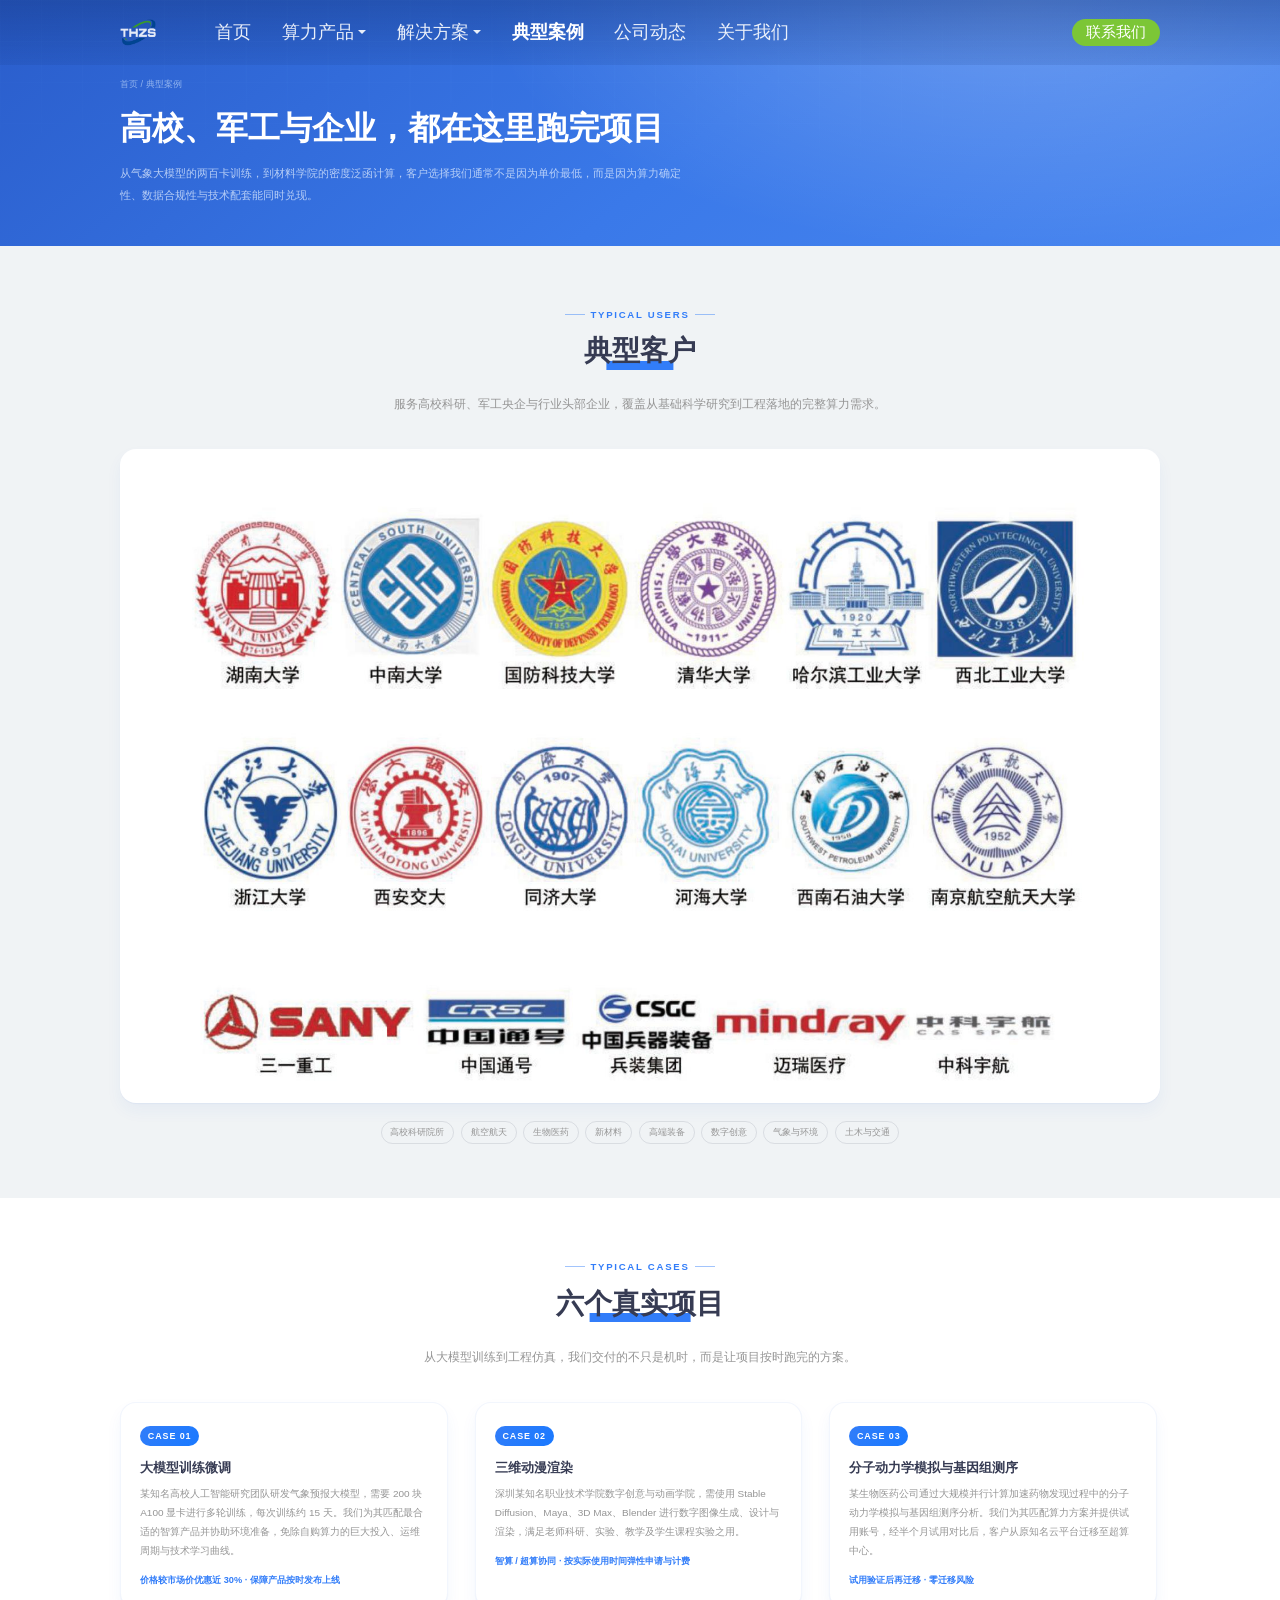
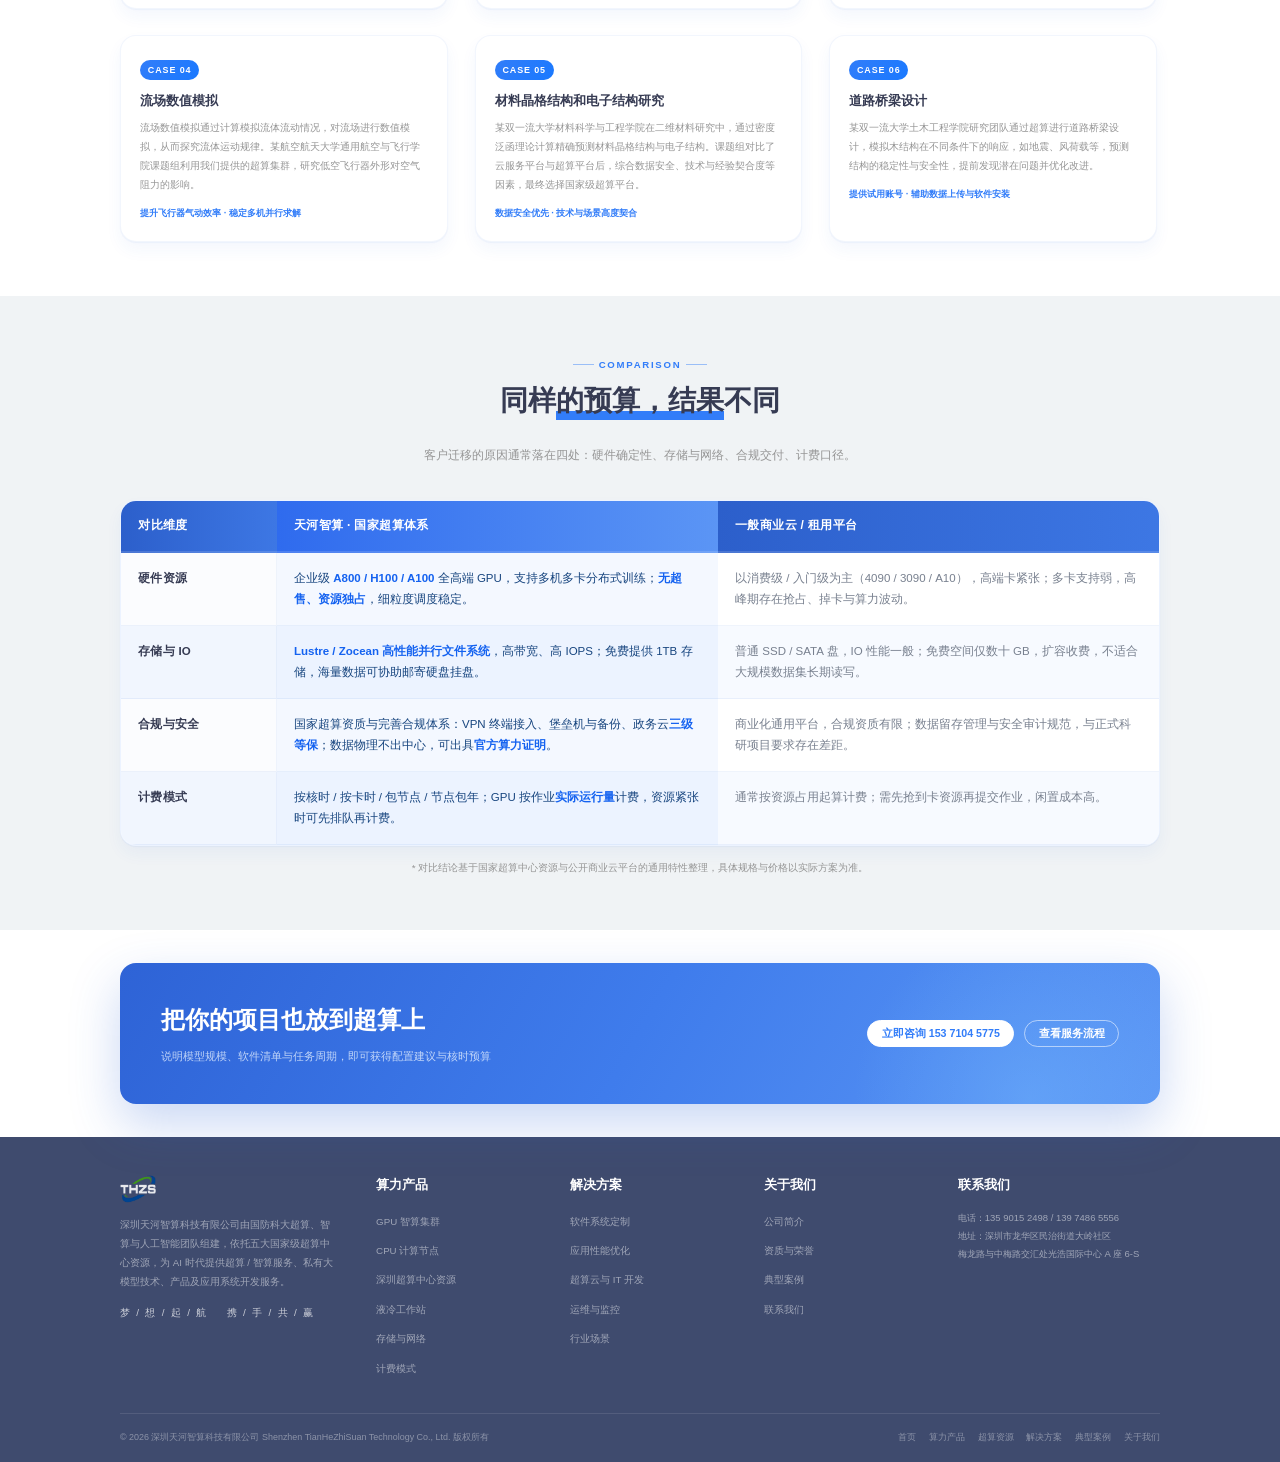
<file: cases.html>
<!DOCTYPE html>
<html lang="zh-CN">

<head>
  <meta charset="utf-8">
  <meta name="viewport" content="width=device-width, initial-scale=1">
  <title>典型案例与客户 — 深圳天河智算科技有限公司</title>
  <meta name="description" content="天河智算真实交付案例：气象大模型训练、三维动漫渲染、分子动力学与基因测序、流场数值模拟、材料电子结构计算、道路桥梁抗震仿真，服务高校科研、军工央企与行业头部企业。">
  <meta name="keywords" content="天河智算,超算案例,算力案例,高校科研算力,气象大模型,A100 集群">
  <link rel="icon" href="assets/img/logo.png">
  <link rel="stylesheet" href="assets/css/style.css">
</head>

<body>

  <!-- ================= HEADER ================= -->
  <header class="header" id="header">
    <div class="w1560">
      <a href="index.html" class="logo">
        <img class="logo-light" src="assets/img/logo_white.png" alt="天河智算 THZS">
        <img class="logo-dark" src="assets/img/logo.png" alt="天河智算 THZS">
      </a>

      <ul class="nav1">
        <li><a href="index.html">首页</a></li>
        <li data-dropdown="product"><a href="product.html">算力产品 <span class="dropdown-arrow"></span></a></li>
        <li data-dropdown="solution"><a href="solution.html">解决方案 <span class="dropdown-arrow"></span></a></li>
        <li class="on"><a href="cases.html">典型案例</a></li>
        <li><a href="news.html">公司动态</a></li>
        <li><a href="about.html">关于我们</a></li>
      </ul>

      <div class="header-actions">
        <a href="about.html#contact" class="h_btn">联系我们</a>
        <button class="nav-toggle" aria-label="打开菜单"><span></span></button>
      </div>
    </div>

    <div class="product_down_bg" id="dropBg"></div>
    <div class="newsPown" id="productDown">
      <div class="w1560">
        <div class="pown_col" style="width:24vw">
          <div class="h1">算力产品</div>
          <a href="product.html#gpu" class="pown_item">
            <div class="ico"><svg viewBox="0 0 24 24" fill="none" stroke="#327DF9" stroke-width="1.8">
                <rect x="3" y="5" width="18" height="14" rx="2" />
                <rect x="7" y="9" width="4" height="4" rx="1" />
                <rect x="13" y="9" width="4" height="4" rx="1" />
                <path d="M7 19v2M17 19v2M7 3v2M17 3v2" />
              </svg></div>
            <div class="txt"><b>GPU 智算集群</b><span>H100 / A800 / A100 / H20 / RTX 4090 · 5090</span></div>
          </a>
          <a href="product.html#cpu" class="pown_item">
            <div class="ico"><svg viewBox="0 0 24 24" fill="none" stroke="#327DF9" stroke-width="1.8">
                <rect x="4" y="4" width="16" height="16" rx="2" />
                <path d="M9 9h6v6H9zM4 10h-2M4 14h-2M22 10h-2M22 14h-2M10 4v-2M14 4v-2M10 22v-2M14 22v-2" />
              </svg></div>
            <div class="txt"><b>CPU 计算节点</b><span>Platinum 8260 / 8358P 胖节点 · 按核时计费</span></div>
          </a>
          <a href="supercomputing.html" class="pown_item">
            <div class="ico"><svg viewBox="0 0 24 24" fill="none" stroke="#327DF9" stroke-width="1.8">
                <path d="M12 3l8 4v6c0 4.5-3.4 7.8-8 9-4.6-1.2-8-4.5-8-9V7z" />
                <path d="M9 12l2 2 4-4" />
              </svg></div>
            <div class="txt"><b>深圳超算中心资源</b><span>灵晟 E 级国产超算 · x86 工业计算分区</span></div>
          </a>
          <a href="product.html#storage" class="pown_item">
            <div class="ico"><svg viewBox="0 0 24 24" fill="none" stroke="#327DF9" stroke-width="1.8">
                <ellipse cx="12" cy="6" rx="8" ry="3" />
                <path d="M4 6v12c0 1.7 3.6 3 8 3s8-1.3 8-3V6" />
                <path d="M4 12c0 1.7 3.6 3 8 3s8-1.3 8-3" />
              </svg></div>
            <div class="txt"><b>存储与网络</b><span>Lustre / Zocean 并行存储 · RDMA 高速互联</span></div>
          </a>
        </div>

        <div class="pown_col" style="width:22vw">
          <div class="h1">按场景选型</div>
          <div class="pown_links">
            <a href="solution.html#scene"><svg viewBox="0 0 16 16" fill="none" stroke="#327DF9" stroke-width="1.6">
                <circle cx="8" cy="8" r="6" />
                <path d="M8 2v12M2 8h12" />
              </svg>大模型训练与微调</a>
            <a href="solution.html#scene"><svg viewBox="0 0 16 16" fill="none" stroke="#327DF9" stroke-width="1.6">
                <path d="M2 12l4-5 3 3 5-7" />
                <path d="M2 14h12" />
              </svg>科学计算与工程仿真</a>
            <a href="solution.html#scene"><svg viewBox="0 0 16 16" fill="none" stroke="#327DF9" stroke-width="1.6">
                <rect x="2" y="3" width="12" height="10" rx="1.5" />
                <path d="M2 6h12" />
              </svg>三维渲染与数字创意</a>
            <a href="solution.html#scene"><svg viewBox="0 0 16 16" fill="none" stroke="#327DF9" stroke-width="1.6">
                <path d="M8 2l6 3v4c0 4-3 6-6 7-6-3-6-5-6-7V5z" />
              </svg>国产化适配与性能优化</a>
          </div>
        </div>

        <div class="pown_col" style="width:16vw">
          <div class="h1">服务支持</div>
          <div class="pown_links">
            <a href="product.html"><svg viewBox="0 0 16 16" fill="none" stroke="#327DF9" stroke-width="1.6">
                <path d="M3 3h10v10H3z" />
                <path d="M6 6h4M6 9h4" />
              </svg>算力产品清单</a>
            <a href="solution.html"><svg viewBox="0 0 16 16" fill="none" stroke="#327DF9" stroke-width="1.6">
                <path d="M2 8h3l2-4 3 8 2-4h2" />
              </svg>技术服务明细</a>
            <a href="about.html#cred"><svg viewBox="0 0 16 16" fill="none" stroke="#327DF9" stroke-width="1.6">
                <circle cx="8" cy="6" r="3.2" />
                <path d="M5.4 8.6L4 14l4-2 4 2-1.4-5.4" />
              </svg>资质与授权</a>
          </div>
        </div>

        <div class="pown_banner">
          <div class="k">COMPUTING POWER</div>
          <div class="t">19 款企业级算力规格<br>按卡时 / 核时精细计费</div>
          <a href="product.html" class="btn">查看清单</a>
        </div>
      </div>
    </div>

    <div class="newsPown" id="solutionDown">
      <div class="w1560">
        <div class="pown_col" style="width:24vw">
          <div class="h1">解决方案</div>
          <a href="solution.html#svc" class="pown_item">
            <div class="ico"><svg viewBox="0 0 24 24" fill="none" stroke="#327DF9" stroke-width="1.8">
                <path d="M4 7h16M4 12h10M4 17h13" />
                <circle cx="18" cy="12" r="2" />
              </svg></div>
            <div class="txt"><b>软件系统定制</b><span>量身定制技术框架，构建业务软件系统</span></div>
          </a>
          <a href="solution.html#svc" class="pown_item">
            <div class="ico"><svg viewBox="0 0 24 24" fill="none" stroke="#327DF9" stroke-width="1.8">
                <path d="M13 2L3 14h8l-1 8 10-12h-7z" />
              </svg></div>
            <div class="txt"><b>应用性能优化</b><span>并行化算法设计与软件并行版本开发</span></div>
          </a>
          <a href="solution.html#svc" class="pown_item">
            <div class="ico"><svg viewBox="0 0 24 24" fill="none" stroke="#327DF9" stroke-width="1.8">
                <path d="M6 17a4 4 0 010-8 5 5 0 019.5-1.5A4 4 0 0118 17z" />
                <path d="M12 13v6M9 16l3 3 3-3" />
              </svg></div>
            <div class="txt"><b>超算云与 IT 开发</b><span>云上完整 HPC 环境，前后台一体化开发</span></div>
          </a>
          <a href="solution.html#svc" class="pown_item">
            <div class="ico"><svg viewBox="0 0 24 24" fill="none" stroke="#327DF9" stroke-width="1.8">
                <path d="M3 12h4l2-5 4 10 2-5h6" />
                <circle cx="12" cy="12" r="9" stroke-dasharray="2 3" />
              </svg></div>
            <div class="txt"><b>运维与监控</b><span>整机柜运维、作业监控、故障诊断与定位</span></div>
          </a>
        </div>

        <div class="pown_col" style="width:18vw">
          <div class="h1">技术服务</div>
          <div class="pown_links">
            <a href="solution.html#svc"><svg viewBox="0 0 16 16" fill="none" stroke="#327DF9" stroke-width="1.6">
                <rect x="2.5" y="3" width="11" height="10" rx="1.5" />
                <path d="M5 7l2 2-2 2M9 11h2" />
              </svg>软件环境搭建</a>
            <a href="solution.html#svc"><svg viewBox="0 0 16 16" fill="none" stroke="#327DF9" stroke-width="1.6">
                <path d="M2 11h3l2-5 3 8 2-3h2" />
              </svg>作业监控</a>
            <a href="solution.html#svc"><svg viewBox="0 0 16 16" fill="none" stroke="#327DF9" stroke-width="1.6">
                <circle cx="7" cy="7" r="4" />
                <path d="M10 10l4 4" />
              </svg>运行问题排查</a>
            <a href="solution.html#svc"><svg viewBox="0 0 16 16" fill="none" stroke="#327DF9" stroke-width="1.6">
                <path d="M3 13V6l5-3 5 3v7" />
                <path d="M6.5 13v-3h3V13" />
              </svg>定制化平台</a>
          </div>
        </div>

        <div class="pown_col" style="width:16vw">
          <div class="h1">服务流程</div>
          <div class="pown_links">
            <a href="solution.html#flow"><svg viewBox="0 0 16 16" fill="none" stroke="#327DF9" stroke-width="1.6">
                <circle cx="3" cy="8" r="1.6" />
                <circle cx="8" cy="8" r="1.6" />
                <circle cx="13" cy="8" r="1.6" />
              </svg>需求沟通与方案</a>
            <a href="solution.html#flow"><svg viewBox="0 0 16 16" fill="none" stroke="#327DF9" stroke-width="1.6">
                <path d="M3 13V3M3 13h10" />
                <path d="M3 10l4-4 3 3 3-4" />
              </svg>开通与环境迁移</a>
            <a href="solution.html#flow"><svg viewBox="0 0 16 16" fill="none" stroke="#327DF9" stroke-width="1.6">
                <path d="M2 8a6 6 0 1112 0 6 6 0 01-12 0z" />
                <path d="M8 5v3l2 2" />
              </svg>运行与持续优化</a>
          </div>
        </div>

        <div class="pown_banner">
          <div class="k">FREE TRIAL</div>
          <div class="t">免费试用账号<br>与一对一技术咨询</div>
          <a href="tel:15371045775" class="btn">申请试用</a>
        </div>
      </div>
    </div>
  </header>

  <div class="mobile-menu" id="mobileMenu">
    <button class="mm-close" aria-label="关闭">×</button>
    <a href="index.html">首页 <span>HOME</span></a>
    <a href="product.html">算力产品 <span>PRODUCTS</span></a>
    <a href="supercomputing.html">深圳超算中心资源 <span>SZSC</span></a>
    <a href="solution.html">解决方案 <span>SOLUTIONS</span></a>
    <a href="cases.html">典型案例 <span>CASES</span></a>
    <a href="news.html">公司动态 <span>NEWS</span></a>
    <a href="about.html">关于我们 <span>ABOUT</span></a>
    <a href="about.html#contact">联系我们 <span>CONTACT</span></a>
    <div class="mm-foot">
      <a href="tel:13590152498" class="btn blue" style="justify-content:center">获取算力报价</a>
    </div>
  </div>

  <!-- ================= PAGE HERO ================= -->
  <section class="page-hero">
    <div class="w1560">
      <div class="crumb"><a href="index.html">首页</a> / 典型案例</div>
      <h1>高校、军工与企业，都在这里跑完项目</h1>
      <p class="lead">从气象大模型的两百卡训练，到材料学院的密度泛函计算，客户选择我们通常不是因为单价最低，而是因为算力确定性、数据合规性与技术配套能同时兑现。</p>
    </div>
  </section>

  <!-- ================= 典型客户 ================= -->
  <section class="section light">
    <div class="w1560">
      <div class="sec-head">
        <div class="sec-eyebrow">Typical Users</div>
        <div class="title"><span>典型客户</span></div>
        <p class="sec-desc">服务高校科研、军工央企与行业头部企业，覆盖从基础科学研究到工程落地的完整算力需求。</p>
      </div>

      <div class="logo-wall reveal">
        <div class="row"><img src="assets/img/uni_row.jpg" alt="高校客户：湖南大学、中南大学、国防科技大学、清华大学、哈尔滨工业大学、西北工业大学"></div>
        <div class="row"><img src="assets/img/uni_row2.jpg" alt="高校客户：浙江大学、西安交通大学、同济大学、河海大学、西南石油大学、南京航空航天大学"></div>
        <div class="row"><img src="assets/img/co_row.jpg" alt="企业客户：三一重工、中国通号、中国兵器装备、迈瑞医疗、中科宇航"></div>
      </div>
      <div class="logo-txt-list">
        <span>高校科研院所</span><span>航空航天</span><span>生物医药</span><span>新材料</span>
        <span>高端装备</span><span>数字创意</span><span>气象与环境</span><span>土木与交通</span>
      </div>
    </div>
  </section>

  <!-- ================= 典型案例 ================= -->
  <section class="section" id="cases">
    <div class="w1560">
      <div class="sec-head">
        <div class="sec-eyebrow">Typical Cases</div>
        <div class="title"><span>六个真实项目</span></div>
        <p class="sec-desc">从大模型训练到工程仿真，我们交付的不只是机时，而是让项目按时跑完的方案。</p>
      </div>

      <div class="grid-3">
        <article class="case-card reveal">
          <div class="idx">CASE 01</div>
          <h3>大模型训练微调</h3>
          <p>某知名高校人工智能研究团队研发气象预报大模型，需要 200 块 A100 显卡进行多轮训练，每次训练约 15 天。我们为其匹配最合适的智算产品并协助环境准备，免除自购算力的巨大投入、运维周期与技术学习曲线。</p>
          <div class="gain">价格较市场价优惠近 30% · 保障产品按时发布上线</div>
        </article>

        <article class="case-card reveal">
          <div class="idx">CASE 02</div>
          <h3>三维动漫渲染</h3>
          <p>深圳某知名职业技术学院数字创意与动画学院，需使用 Stable Diffusion、Maya、3D Max、Blender 进行数字图像生成、设计与渲染，满足老师科研、实验、教学及学生课程实验之用。</p>
          <div class="gain">智算 / 超算协同 · 按实际使用时间弹性申请与计费</div>
        </article>

        <article class="case-card reveal">
          <div class="idx">CASE 03</div>
          <h3>分子动力学模拟与基因组测序</h3>
          <p>某生物医药公司通过大规模并行计算加速药物发现过程中的分子动力学模拟与基因组测序分析。我们为其匹配算力方案并提供试用账号，经半个月试用对比后，客户从原知名云平台迁移至超算中心。</p>
          <div class="gain">试用验证后再迁移 · 零迁移风险</div>
        </article>

        <article class="case-card reveal">
          <div class="idx">CASE 04</div>
          <h3>流场数值模拟</h3>
          <p>流场数值模拟通过计算模拟流体流动情况，对流场进行数值模拟，从而探究流体运动规律。某航空航天大学通用航空与飞行学院课题组利用我们提供的超算集群，研究低空飞行器外形对空气阻力的影响。</p>
          <div class="gain">提升飞行器气动效率 · 稳定多机并行求解</div>
        </article>

        <article class="case-card reveal">
          <div class="idx">CASE 05</div>
          <h3>材料晶格结构和电子结构研究</h3>
          <p>某双一流大学材料科学与工程学院在二维材料研究中，通过密度泛函理论计算精确预测材料晶格结构与电子结构。课题组对比了云服务平台与超算平台后，综合数据安全、技术与经验契合度等因素，最终选择国家级超算平台。</p>
          <div class="gain">数据安全优先 · 技术与场景高度契合</div>
        </article>

        <article class="case-card reveal">
          <div class="idx">CASE 06</div>
          <h3>道路桥梁设计</h3>
          <p>某双一流大学土木工程学院研究团队通过超算进行道路桥梁设计，模拟木结构在不同条件下的响应，如地震、风荷载等，预测结构的稳定性与安全性，提前发现潜在问题并优化改进。</p>
          <div class="gain">提供试用账号 · 辅助数据上传与软件安装</div>
        </article>
      </div>
    </div>
  </section>

  <!-- ================= 为什么选我们（对比） ================= -->
  <section class="section light">
    <div class="w1560">
      <div class="sec-head">
        <div class="sec-eyebrow">Comparison</div>
        <div class="title"><span>同样的预算，结果不同</span></div>
        <p class="sec-desc">客户迁移的原因通常落在四处：硬件确定性、存储与网络、合规交付、计费口径。</p>
      </div>

      <div class="cmp-wrap">
        <table class="cmp">
          <thead>
            <tr>
              <th>对比维度</th>
              <th class="col-ours">天河智算 · 国家超算体系</th>
              <th>一般商业云 / 租用平台</th>
            </tr>
          </thead>
          <tbody>
            <tr>
              <td class="dim">硬件资源</td>
              <td class="ours">企业级 <b>A800 / H100 / A100</b> 全高端 GPU，支持多机多卡分布式训练；<b>无超售、资源独占</b>，细粒度调度稳定。</td>
              <td class="them">以消费级 / 入门级为主（4090 / 3090 / A10），高端卡紧张；多卡支持弱，高峰期存在抢占、掉卡与算力波动。</td>
            </tr>
            <tr>
              <td class="dim">存储与 IO</td>
              <td class="ours"><b>Lustre / Zocean 高性能并行文件系统</b>，高带宽、高 IOPS；免费提供 1TB 存储，海量数据可协助邮寄硬盘挂盘。</td>
              <td class="them">普通 SSD / SATA 盘，IO 性能一般；免费空间仅数十 GB，扩容收费，不适合大规模数据集长期读写。</td>
            </tr>
            <tr>
              <td class="dim">合规与安全</td>
              <td class="ours">国家超算资质与完善合规体系：VPN 终端接入、堡垒机与备份、政务云<b>三级等保</b>；数据物理不出中心，可出具<b>官方算力证明</b>。</td>
              <td class="them">商业化通用平台，合规资质有限；数据留存管理与安全审计规范，与正式科研项目要求存在差距。</td>
            </tr>
            <tr>
              <td class="dim">计费模式</td>
              <td class="ours">按核时 / 按卡时 / 包节点 / 节点包年；GPU 按作业<b>实际运行量</b>计费，资源紧张时可先排队再计费。</td>
              <td class="them">通常按资源占用起算计费；需先抢到卡资源再提交作业，闲置成本高。</td>
            </tr>
          </tbody>
        </table>
      </div>
      <p class="cmp-note">* 对比结论基于国家超算中心资源与公开商业云平台的通用特性整理，具体规格与价格以实际方案为准。</p>
    </div>
  </section>

  <!-- ================= CTA ================= -->
  <section class="section tight">
    <div class="w1560">
      <div class="cta reveal">
        <div class="cta-txt">
          <h2>把你的项目也放到超算上</h2>
          <p>说明模型规模、软件清单与任务周期，即可获得配置建议与核时预算</p>
        </div>
        <div class="cta-actions">
          <a href="tel:13590152498" class="btn white">立即咨询 153 7104 5775</a>
          <a href="solution.html#flow" class="btn ghost-light">查看服务流程</a>
        </div>
      </div>
    </div>
  </section>

  <!-- ================= FOOTER ================= -->
  <footer class="footer">
    <div class="w1560">
      <div class="footer-top">
        <div class="footer-brand">
          <div class="fl"><img src="assets/img/logo_white.png" alt="天河智算"></div>
          <p>深圳天河智算科技有限公司由国防科大超算、智算与人工智能团队组建，依托五大国家级超算中心资源，为 AI 时代提供超算 / 智算服务、私有大模型技术、产品及应用系统开发服务。</p>
          <div class="slogan">梦 / 想 / 起 / 航 &nbsp;&nbsp; 携 / 手 / 共 / 赢</div>
        </div>

        <div class="footer-col">
          <h4>算力产品</h4>
          <ul>
            <li><a href="product.html#gpu">GPU 智算集群</a></li>
            <li><a href="product.html#cpu">CPU 计算节点</a></li>
            <li><a href="supercomputing.html">深圳超算中心资源</a></li>
            <li><a href="product.html#ws">液冷工作站</a></li>
            <li><a href="product.html#storage">存储与网络</a></li>
            <li><a href="product.html#billing">计费模式</a></li>
          </ul>
        </div>

        <div class="footer-col">
          <h4>解决方案</h4>
          <ul>
            <li><a href="solution.html#svc">软件系统定制</a></li>
            <li><a href="solution.html#svc">应用性能优化</a></li>
            <li><a href="solution.html#svc">超算云与 IT 开发</a></li>
            <li><a href="solution.html#svc">运维与监控</a></li>
            <li><a href="solution.html#scene">行业场景</a></li>
          </ul>
        </div>

        <div class="footer-col">
          <h4>关于我们</h4>
          <ul>
            <li><a href="about.html">公司简介</a></li>
            <li><a href="about.html#cred">资质与荣誉</a></li>
            <li><a href="cases.html">典型案例</a></li>
            <li><a href="about.html#contact">联系我们</a></li>
          </ul>
        </div>

        <div class="footer-col" style="flex:1.3">
          <h4>联系我们</h4>
          <div class="fs">
            电话：135 9015 2498 / 139 7486 5556<br>
            地址：深圳市龙华区民治街道大岭社区<br>
            梅龙路与中梅路交汇处光浩国际中心 A 座 6-S
          </div>
        </div>
      </div>

      <div class="footer-bottom">
        <span>© 2026 深圳天河智算科技有限公司 Shenzhen TianHeZhiSuan Technology Co., Ltd. 版权所有</span>
        <div class="links">
          <a href="index.html">首页</a>
          <a href="product.html">算力产品</a>
          <a href="supercomputing.html">超算资源</a>
          <a href="solution.html">解决方案</a>
          <a href="cases.html">典型案例</a>
          <a href="about.html">关于我们</a>
        </div>
      </div>
    </div>
  </footer>

  <script src="assets/js/main.js"></script>
  <script>
var _hmt = _hmt || [];
(function() {
var hm = document.createElement("script");
hm.src = "https://hm.baidu.com/hm.js?6cad0ea2216f7985fd258752b41c3a1e";
var s = document.getElementsByTagName("script")[0];
s.parentNode.insertBefore(hm, s);
})();
</script>
</body>

</html>
</file>
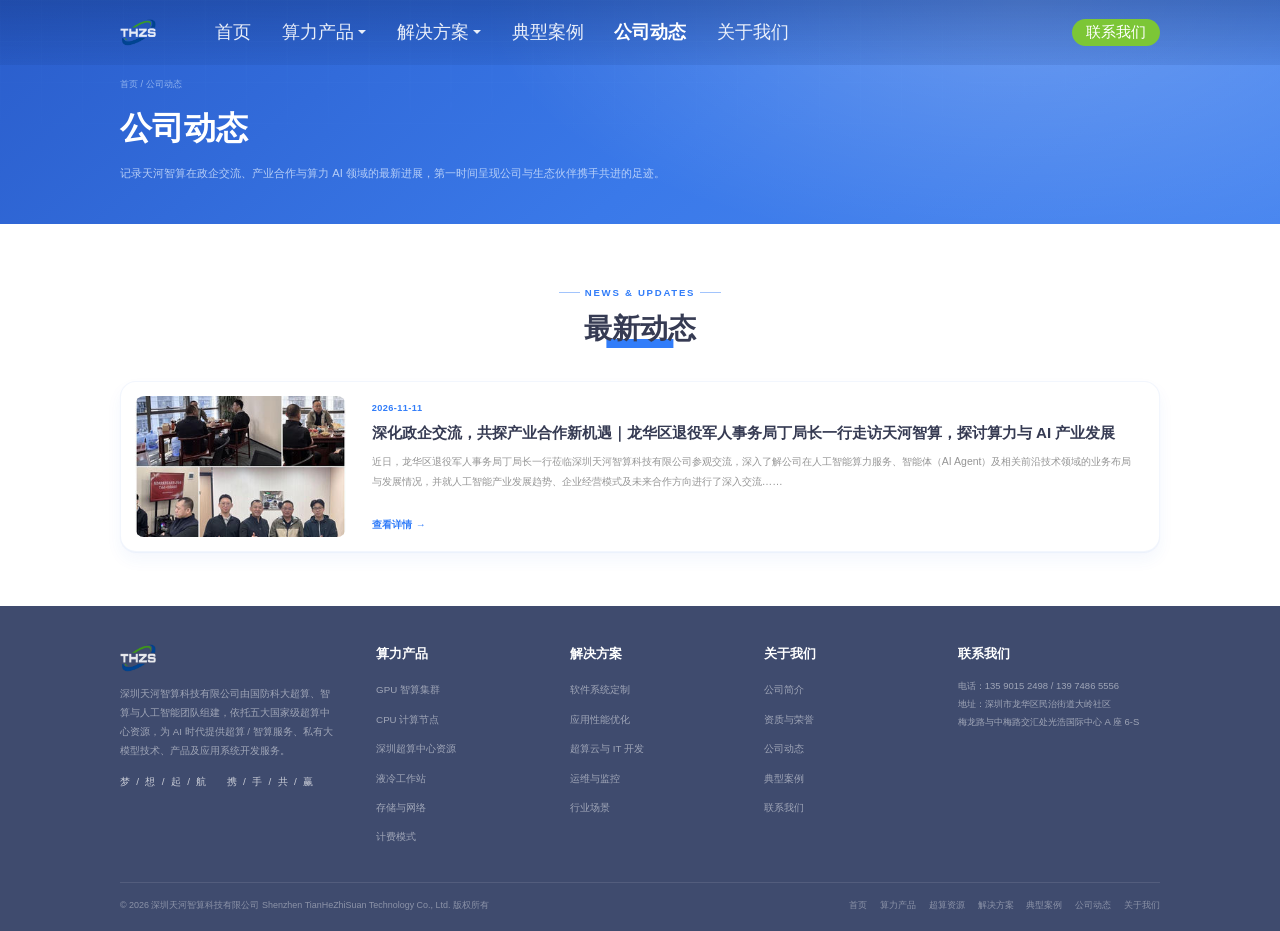
<file: news.html>
<!DOCTYPE html>
<html lang="zh-CN">

<head>
  <meta charset="utf-8">
  <meta name="viewport" content="width=device-width, initial-scale=1">
  <title>公司动态 — 新闻资讯 | 深圳天河智算科技有限公司</title>
  <meta name="description" content="深圳天河智算科技有限公司公司动态，记录政企交流、产业合作与算力 AI 产业发展的最新资讯。">
  <link rel="icon" href="assets/img/logo.png">
  <link rel="stylesheet" href="assets/css/style.css">
</head>

<body>

  <!-- ================= HEADER ================= -->
  <header class="header" id="header">
    <div class="w1560">
      <a href="index.html" class="logo">
        <img class="logo-light" src="assets/img/logo_white.png" alt="天河智算 THZS">
        <img class="logo-dark" src="assets/img/logo.png" alt="天河智算 THZS">
      </a>

      <ul class="nav1">
        <li><a href="index.html">首页</a></li>
        <li data-dropdown="product"><a href="product.html">算力产品 <span class="dropdown-arrow"></span></a></li>
        <li data-dropdown="solution"><a href="solution.html">解决方案 <span class="dropdown-arrow"></span></a></li>
        <li><a href="cases.html">典型案例</a></li>
        <li class="on"><a href="news.html">公司动态</a></li>
        <li><a href="about.html">关于我们</a></li>
      </ul>

      <div class="header-actions">
        <a href="about.html#contact" class="h_btn">联系我们</a>
        <button class="nav-toggle" aria-label="打开菜单"><span></span></button>
      </div>
    </div>

    <div class="product_down_bg" id="dropBg"></div>
    <div class="newsPown" id="productDown">
      <div class="w1560">
        <div class="pown_col" style="width:24vw">
          <div class="h1">算力产品</div>
          <a href="product.html#gpu" class="pown_item">
            <div class="ico"><svg viewBox="0 0 24 24" fill="none" stroke="#327DF9" stroke-width="1.8">
                <rect x="3" y="5" width="18" height="14" rx="2" />
                <rect x="7" y="9" width="4" height="4" rx="1" />
                <rect x="13" y="9" width="4" height="4" rx="1" />
                <path d="M7 19v2M17 19v2M7 3v2M17 3v2" />
              </svg></div>
            <div class="txt"><b>GPU 智算集群</b><span>H100 / A800 / A100 / H20 / RTX 4090 · 5090</span></div>
          </a>
          <a href="product.html#cpu" class="pown_item">
            <div class="ico"><svg viewBox="0 0 24 24" fill="none" stroke="#327DF9" stroke-width="1.8">
                <rect x="4" y="4" width="16" height="16" rx="2" />
                <path d="M9 9h6v6H9zM4 10h-2M4 14h-2M22 10h-2M22 14h-2M10 4v-2M14 4v-2M10 22v-2M14 22v-2" />
              </svg></div>
            <div class="txt"><b>CPU 计算节点</b><span>Platinum 8260 / 8358P 胖节点 · 按核时计费</span></div>
          </a>
          <a href="supercomputing.html" class="pown_item">
            <div class="ico"><svg viewBox="0 0 24 24" fill="none" stroke="#327DF9" stroke-width="1.8">
                <path d="M12 3l8 4v6c0 4.5-3.4 7.8-8 9-4.6-1.2-8-4.5-8-9V7z" />
                <path d="M9 12l2 2 4-4" />
              </svg></div>
            <div class="txt"><b>深圳超算中心资源</b><span>灵晟 E 级国产超算 · x86 工业计算分区</span></div>
          </a>
          <a href="product.html#storage" class="pown_item">
            <div class="ico"><svg viewBox="0 0 24 24" fill="none" stroke="#327DF9" stroke-width="1.8">
                <ellipse cx="12" cy="6" rx="8" ry="3" />
                <path d="M4 6v12c0 1.7 3.6 3 8 3s8-1.3 8-3V6" />
                <path d="M4 12c0 1.7 3.6 3 8 3s8-1.3 8-3" />
              </svg></div>
            <div class="txt"><b>存储与网络</b><span>Lustre / Zocean 并行存储 · RDMA 高速互联</span></div>
          </a>
        </div>

        <div class="pown_col" style="width:22vw">
          <div class="h1">按场景选型</div>
          <div class="pown_links">
            <a href="solution.html#scene"><svg viewBox="0 0 16 16" fill="none" stroke="#327DF9" stroke-width="1.6">
                <circle cx="8" cy="8" r="6" />
                <path d="M8 2v12M2 8h12" />
              </svg>大模型训练与微调</a>
            <a href="solution.html#scene"><svg viewBox="0 0 16 16" fill="none" stroke="#327DF9" stroke-width="1.6">
                <path d="M2 12l4-5 3 3 5-7" />
                <path d="M2 14h12" />
              </svg>科学计算与工程仿真</a>
            <a href="solution.html#scene"><svg viewBox="0 0 16 16" fill="none" stroke="#327DF9" stroke-width="1.6">
                <rect x="2" y="3" width="12" height="10" rx="1.5" />
                <path d="M2 6h12" />
              </svg>三维渲染与数字创意</a>
            <a href="solution.html#scene"><svg viewBox="0 0 16 16" fill="none" stroke="#327DF9" stroke-width="1.6">
                <path d="M8 2l6 3v4c0 4-3 6-6 7-6-3-6-5-6-7V5z" />
              </svg>国产化适配与性能优化</a>
          </div>
        </div>

        <div class="pown_col" style="width:16vw">
          <div class="h1">服务支持</div>
          <div class="pown_links">
            <a href="product.html"><svg viewBox="0 0 16 16" fill="none" stroke="#327DF9" stroke-width="1.6">
                <path d="M3 3h10v10H3z" />
                <path d="M6 6h4M6 9h4" />
              </svg>算力产品清单</a>
            <a href="solution.html"><svg viewBox="0 0 16 16" fill="none" stroke="#327DF9" stroke-width="1.6">
                <path d="M2 8h3l2-4 3 8 2-4h2" />
              </svg>技术服务明细</a>
            <a href="about.html#cred"><svg viewBox="0 0 16 16" fill="none" stroke="#327DF9" stroke-width="1.6">
                <circle cx="8" cy="6" r="3.2" />
                <path d="M5.4 8.6L4 14l4-2 4 2-1.4-5.4" />
              </svg>资质与授权</a>
          </div>
        </div>

        <div class="pown_banner">
          <div class="k">COMPUTING POWER</div>
          <div class="t">19 款企业级算力规格<br>按卡时 / 核时精细计费</div>
          <a href="product.html" class="btn">查看清单</a>
        </div>
      </div>
    </div>

    <div class="newsPown" id="solutionDown">
      <div class="w1560">
        <div class="pown_col" style="width:24vw">
          <div class="h1">解决方案</div>
          <a href="solution.html#svc" class="pown_item">
            <div class="ico"><svg viewBox="0 0 24 24" fill="none" stroke="#327DF9" stroke-width="1.8">
                <path d="M4 7h16M4 12h10M4 17h13" />
                <circle cx="18" cy="12" r="2" />
              </svg></div>
            <div class="txt"><b>软件系统定制</b><span>量身定制技术框架，构建业务软件系统</span></div>
          </a>
          <a href="solution.html#svc" class="pown_item">
            <div class="ico"><svg viewBox="0 0 24 24" fill="none" stroke="#327DF9" stroke-width="1.8">
                <path d="M13 2L3 14h8l-1 8 10-12h-7z" />
              </svg></div>
            <div class="txt"><b>应用性能优化</b><span>并行化算法设计与软件并行版本开发</span></div>
          </a>
          <a href="solution.html#svc" class="pown_item">
            <div class="ico"><svg viewBox="0 0 24 24" fill="none" stroke="#327DF9" stroke-width="1.8">
                <path d="M6 17a4 4 0 010-8 5 5 0 019.5-1.5A4 4 0 0118 17z" />
                <path d="M12 13v6M9 16l3 3 3-3" />
              </svg></div>
            <div class="txt"><b>超算云与 IT 开发</b><span>云上完整 HPC 环境，前后台一体化开发</span></div>
          </a>
          <a href="solution.html#svc" class="pown_item">
            <div class="ico"><svg viewBox="0 0 24 24" fill="none" stroke="#327DF9" stroke-width="1.8">
                <path d="M3 12h4l2-5 4 10 2-5h6" />
                <circle cx="12" cy="12" r="9" stroke-dasharray="2 3" />
              </svg></div>
            <div class="txt"><b>运维与监控</b><span>整机柜运维、作业监控、故障诊断与定位</span></div>
          </a>
        </div>

        <div class="pown_col" style="width:18vw">
          <div class="h1">技术服务</div>
          <div class="pown_links">
            <a href="solution.html#svc"><svg viewBox="0 0 16 16" fill="none" stroke="#327DF9" stroke-width="1.6">
                <rect x="2.5" y="3" width="11" height="10" rx="1.5" />
                <path d="M5 7l2 2-2 2M9 11h2" />
              </svg>软件环境搭建</a>
            <a href="solution.html#svc"><svg viewBox="0 0 16 16" fill="none" stroke="#327DF9" stroke-width="1.6">
                <path d="M2 11h3l2-5 3 8 2-3h2" />
              </svg>作业监控</a>
            <a href="solution.html#svc"><svg viewBox="0 0 16 16" fill="none" stroke="#327DF9" stroke-width="1.6">
                <circle cx="7" cy="7" r="4" />
                <path d="M10 10l4 4" />
              </svg>运行问题排查</a>
            <a href="solution.html#svc"><svg viewBox="0 0 16 16" fill="none" stroke="#327DF9" stroke-width="1.6">
                <path d="M3 13V6l5-3 5 3v7" />
                <path d="M6.5 13v-3h3V13" />
              </svg>定制化平台</a>
          </div>
        </div>

        <div class="pown_col" style="width:16vw">
          <div class="h1">服务流程</div>
          <div class="pown_links">
            <a href="solution.html#flow"><svg viewBox="0 0 16 16" fill="none" stroke="#327DF9" stroke-width="1.6">
                <circle cx="3" cy="8" r="1.6" />
                <circle cx="8" cy="8" r="1.6" />
                <circle cx="13" cy="8" r="1.6" />
              </svg>需求沟通与方案</a>
            <a href="solution.html#flow"><svg viewBox="0 0 16 16" fill="none" stroke="#327DF9" stroke-width="1.6">
                <path d="M3 13V3M3 13h10" />
                <path d="M3 10l4-4 3 3 3-4" />
              </svg>开通与环境迁移</a>
            <a href="solution.html#flow"><svg viewBox="0 0 16 16" fill="none" stroke="#327DF9" stroke-width="1.6">
                <path d="M2 8a6 6 0 1112 0 6 6 0 01-12 0z" />
                <path d="M8 5v3l2 2" />
              </svg>运行与持续优化</a>
          </div>
        </div>

        <div class="pown_banner">
          <div class="k">FREE TRIAL</div>
          <div class="t">免费试用账号<br>与一对一技术咨询</div>
          <a href="tel:15371045775" class="btn">申请试用</a>
        </div>
      </div>
    </div>
  </header>

  <div class="mobile-menu" id="mobileMenu">
    <button class="mm-close" aria-label="关闭">×</button>
    <a href="index.html">首页 <span>HOME</span></a>
    <a href="product.html">算力产品 <span>PRODUCTS</span></a>
    <a href="supercomputing.html">深圳超算中心资源 <span>SZSC</span></a>
    <a href="solution.html">解决方案 <span>SOLUTIONS</span></a>
    <a href="cases.html">典型案例 <span>CASES</span></a>
    <a href="news.html">公司动态 <span>NEWS</span></a>
    <a href="about.html">关于我们 <span>ABOUT</span></a>
    <a href="about.html#contact">联系我们 <span>CONTACT</span></a>
    <div class="mm-foot">
      <a href="tel:13590152498" class="btn blue" style="justify-content:center">获取算力报价</a>
    </div>
  </div>

  <!-- ================= PAGE HERO ================= -->
  <section class="page-hero">
    <div class="w1560">
      <div class="crumb"><a href="index.html">首页</a> / 公司动态</div>
      <h1>公司动态</h1>
      <p class="lead">记录天河智算在政企交流、产业合作与算力 AI 领域的最新进展，第一时间呈现公司与生态伙伴携手共进的足迹。</p>
    </div>
  </section>

  <!-- ================= 动态列表 ================= -->
  <section class="section">
    <div class="w1560">
      <div class="sec-head">
        <div class="sec-eyebrow">News &amp; Updates</div>
        <div class="title"><span>最新动态</span></div>
      </div>

      <div class="news-list">
        <a class="news-item reveal" href="news/news-1.html">
          <div class="news-thumb">
            <img src="news/assets/2026-11-11/20261111152303_64_296.jpg"
              alt="龙华区退役军人事务局丁局长一行莅临天河智算参观交流">
          </div>
          <div class="news-body">
            <div class="news-date">2026-11-11</div>
            <h3 class="news-title">深化政企交流，共探产业合作新机遇｜龙华区退役军人事务局丁局长一行走访天河智算，探讨算力与 AI 产业发展</h3>
            <p class="news-excerpt">近日，龙华区退役军人事务局丁局长一行莅临深圳天河智算科技有限公司参观交流，深入了解公司在人工智能算力服务、智能体（AI Agent）及相关前沿技术领域的业务布局与发展情况，并就人工智能产业发展趋势、企业经营模式及未来合作方向进行了深入交流……</p>
            <span class="news-more">查看详情</span>
          </div>
        </a>
      </div>
    </div>
  </section>

  <!-- ================= FOOTER ================= -->
  <footer class="footer">
    <div class="w1560">
      <div class="footer-top">
        <div class="footer-brand">
          <div class="fl"><img src="assets/img/logo_white.png" alt="天河智算"></div>
          <p>深圳天河智算科技有限公司由国防科大超算、智算与人工智能团队组建，依托五大国家级超算中心资源，为 AI 时代提供超算 / 智算服务、私有大模型技术、产品及应用系统开发服务。</p>
          <div class="slogan">梦 / 想 / 起 / 航 &nbsp;&nbsp; 携 / 手 / 共 / 赢</div>
        </div>

        <div class="footer-col">
          <h4>算力产品</h4>
          <ul>
            <li><a href="product.html#gpu">GPU 智算集群</a></li>
            <li><a href="product.html#cpu">CPU 计算节点</a></li>
            <li><a href="supercomputing.html">深圳超算中心资源</a></li>
            <li><a href="product.html#ws">液冷工作站</a></li>
            <li><a href="product.html#storage">存储与网络</a></li>
            <li><a href="product.html#billing">计费模式</a></li>
          </ul>
        </div>

        <div class="footer-col">
          <h4>解决方案</h4>
          <ul>
            <li><a href="solution.html#svc">软件系统定制</a></li>
            <li><a href="solution.html#svc">应用性能优化</a></li>
            <li><a href="solution.html#svc">超算云与 IT 开发</a></li>
            <li><a href="solution.html#svc">运维与监控</a></li>
            <li><a href="solution.html#scene">行业场景</a></li>
          </ul>
        </div>

        <div class="footer-col">
          <h4>关于我们</h4>
          <ul>
            <li><a href="about.html">公司简介</a></li>
            <li><a href="about.html#cred">资质与荣誉</a></li>
            <li><a href="news.html">公司动态</a></li>
            <li><a href="cases.html">典型案例</a></li>
            <li><a href="about.html#contact">联系我们</a></li>
          </ul>
        </div>

        <div class="footer-col" style="flex:1.3">
          <h4>联系我们</h4>
          <div class="fs">
            电话：135 9015 2498 / 139 7486 5556<br>
            地址：深圳市龙华区民治街道大岭社区<br>
            梅龙路与中梅路交汇处光浩国际中心 A 座 6-S
          </div>
        </div>
      </div>

      <div class="footer-bottom">
        <span>© 2026 深圳天河智算科技有限公司 Shenzhen TianHeZhiSuan Technology Co., Ltd. 版权所有</span>
        <div class="links">
          <a href="index.html">首页</a>
          <a href="product.html">算力产品</a>
          <a href="supercomputing.html">超算资源</a>
          <a href="solution.html">解决方案</a>
          <a href="cases.html">典型案例</a>
          <a href="news.html">公司动态</a>
          <a href="about.html">关于我们</a>
        </div>
      </div>
    </div>
  </footer>

  <script src="assets/js/main.js"></script>
  <script>
var _hmt = _hmt || [];
(function() {
var hm = document.createElement("script");
hm.src = "https://hm.baidu.com/hm.js?6cad0ea2216f7985fd258752b41c3a1e";
var s = document.getElementsByTagName("script")[0];
s.parentNode.insertBefore(hm, s);
})();
</script>
</body>

</html>
</file>
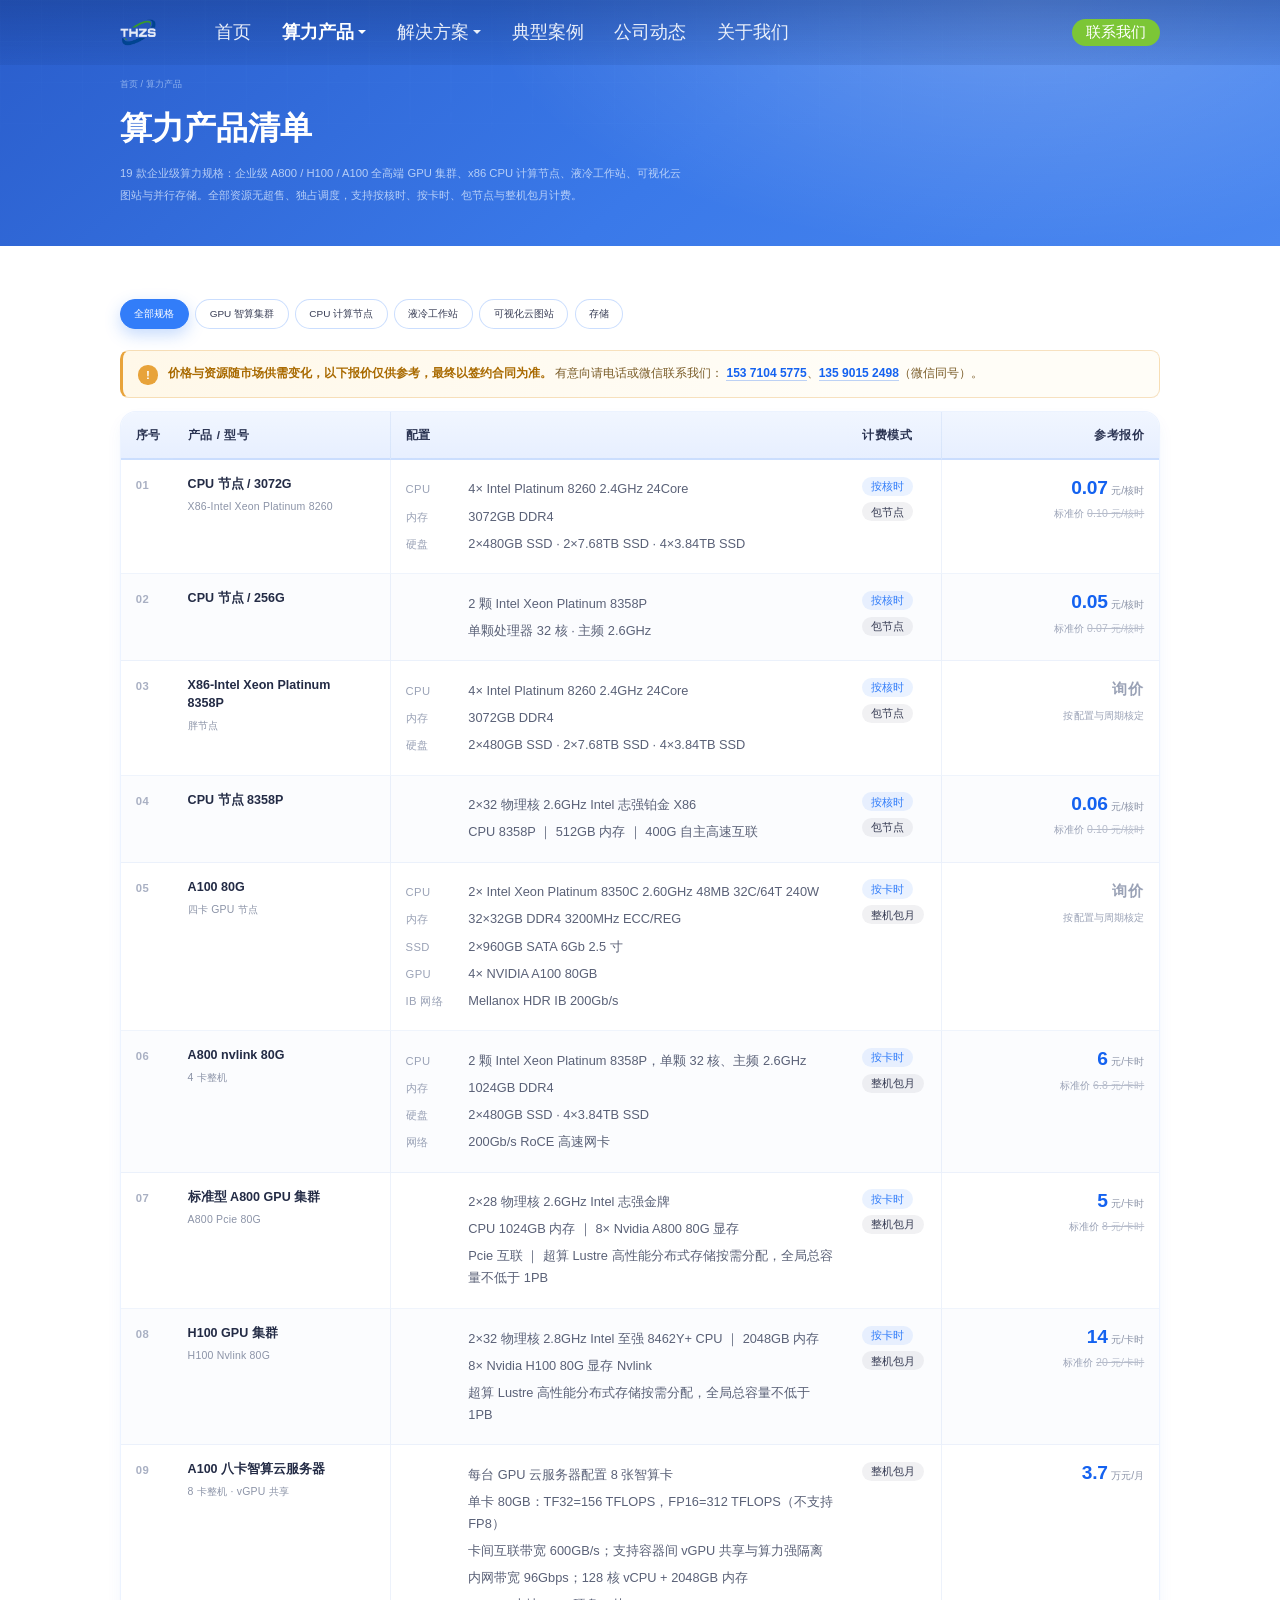
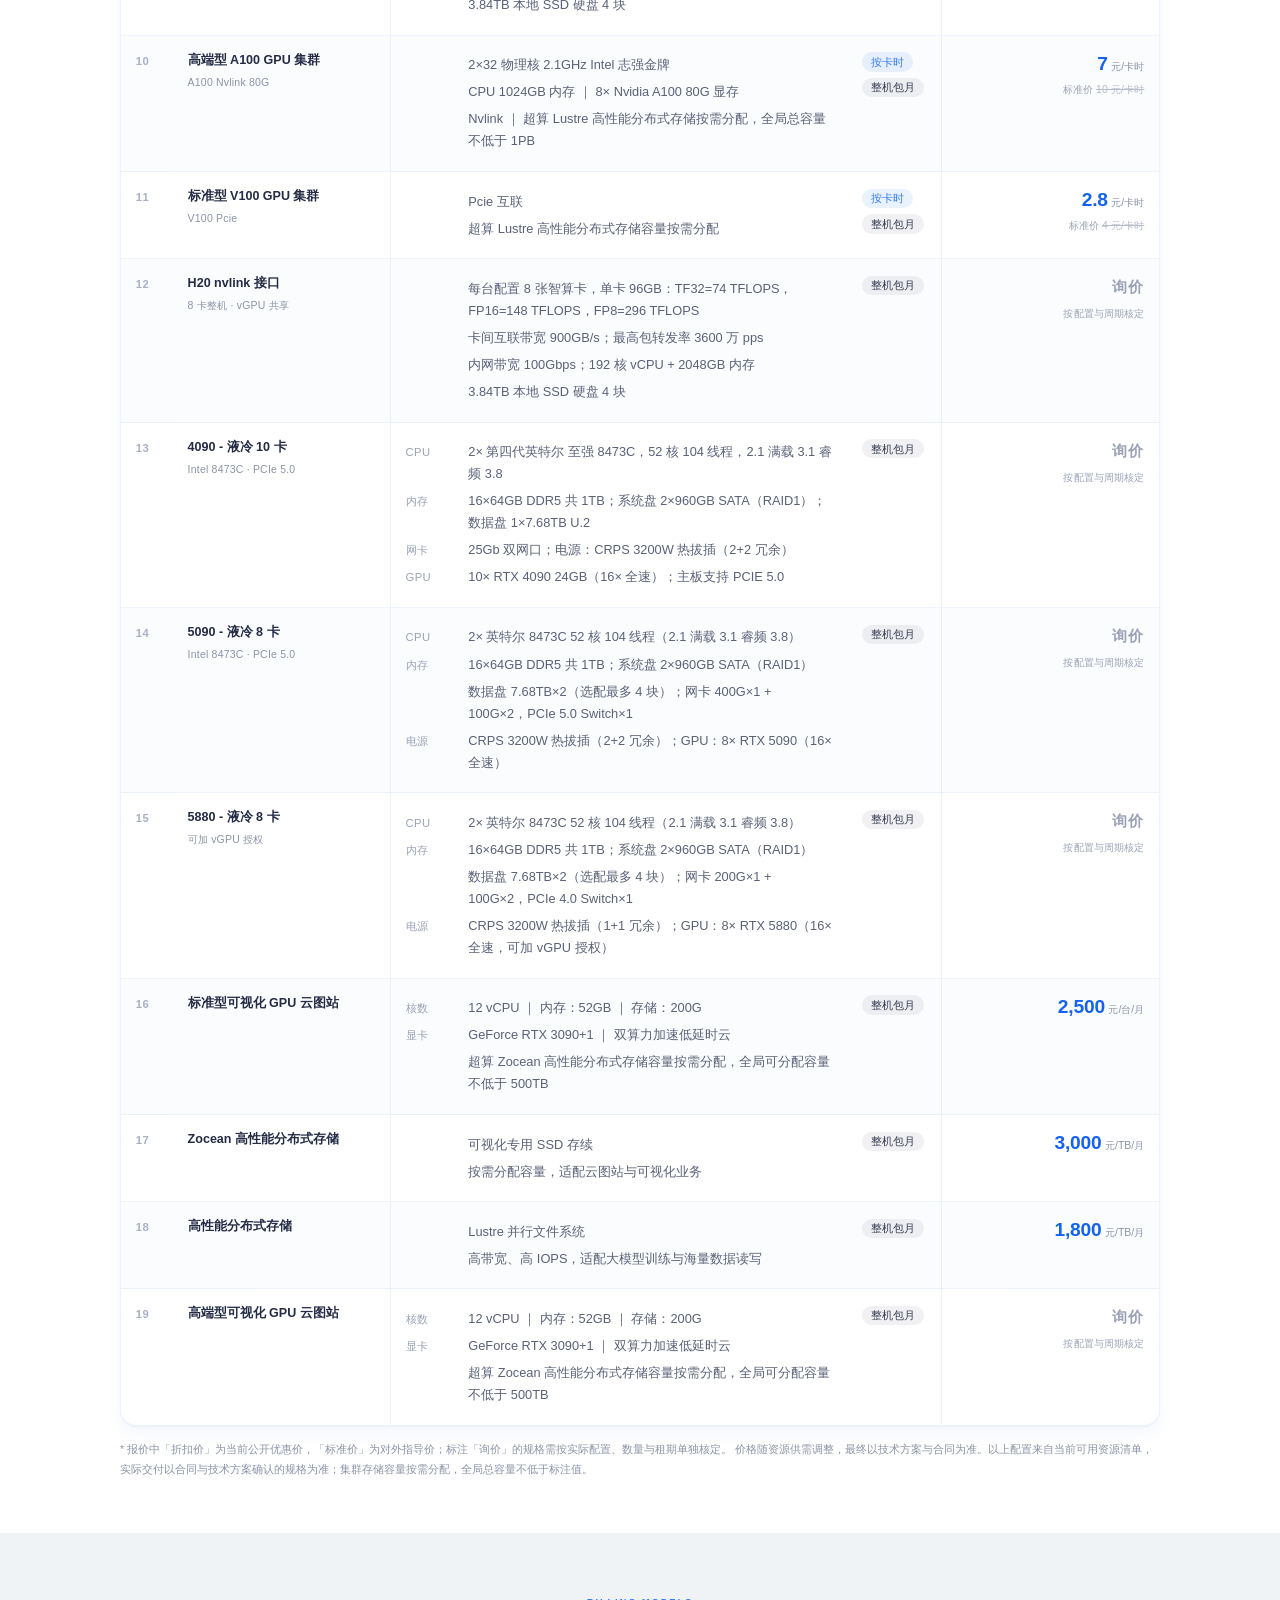
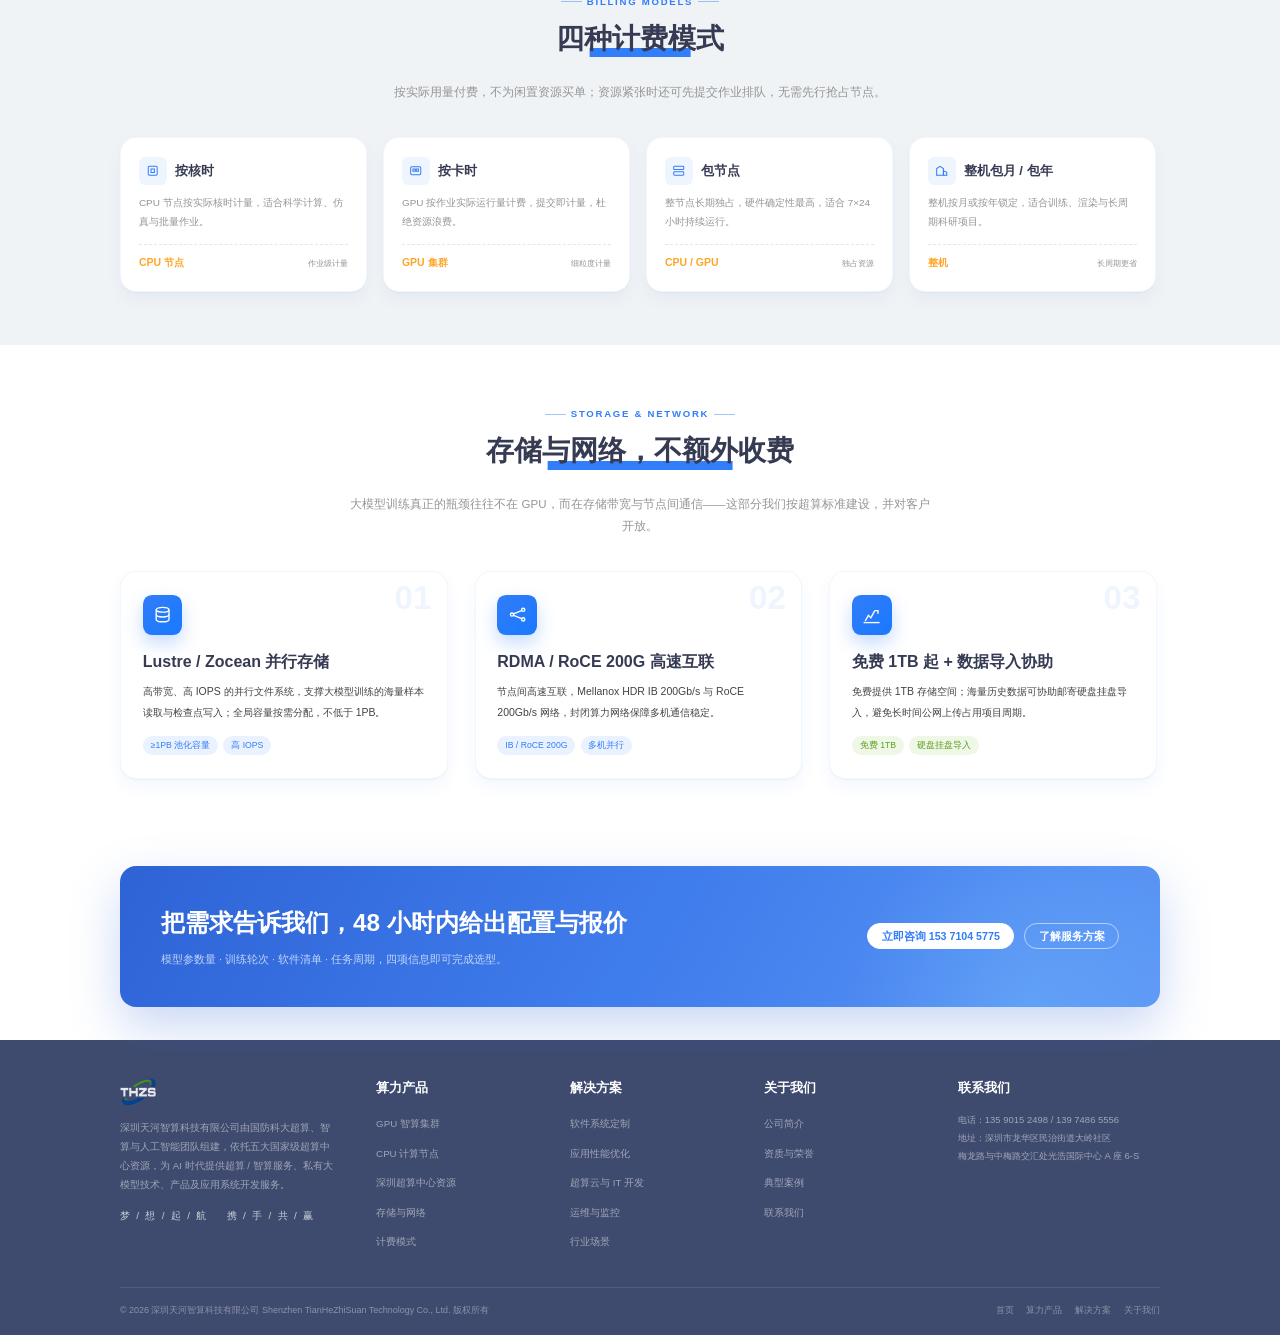
<file: product.html>
<!DOCTYPE html>
<html lang="zh-CN">

<head>
  <meta charset="utf-8">
  <meta name="viewport" content="width=device-width, initial-scale=1">
  <title>算力产品清单 — H100 / A800 / A100 / CPU 节点 / 存储 | 天河智算</title>
  <meta name="description"
    content="天河智算算力产品清单：19 款企业级算力规格，覆盖 H100、A800、A100、H20、RTX 4090/5090 液冷工作站、Xeon CPU 节点、Lustre 与 Zocean 并行存储，支持按核时、按卡时、包节点与整机包月计费。">
  <link rel="icon" href="assets/img/logo.png">
  <link rel="stylesheet" href="assets/css/style.css">
</head>

<body>

  <!-- ================= HEADER ================= -->
  <header class="header" id="header">
    <div class="w1560">
      <a href="index.html" class="logo">
        <img class="logo-light" src="assets/img/logo_white.png" alt="天河智算 THZS">
        <img class="logo-dark" src="assets/img/logo.png" alt="天河智算 THZS">
      </a>

      <ul class="nav1">
        <li><a href="index.html">首页</a></li>
        <li class="on" data-dropdown="product"><a href="product.html">算力产品 <span class="dropdown-arrow"></span></a></li>
        <li data-dropdown="solution"><a href="solution.html">解决方案 <span class="dropdown-arrow"></span></a></li>
        <li><a href="cases.html">典型案例</a></li>
        <li><a href="news.html">公司动态</a></li>
        <li><a href="about.html">关于我们</a></li>
      </ul>

      <div class="header-actions">
        <a href="about.html#contact" class="h_btn">联系我们</a>
        <button class="nav-toggle" aria-label="打开菜单"><span></span></button>
      </div>
    </div>

    <div class="product_down_bg" id="dropBg"></div>
    <div class="newsPown" id="productDown">
      <div class="w1560">
        <div class="pown_col" style="width:24vw">
          <div class="h1">算力产品</div>
          <a href="product.html#gpu" class="pown_item">
            <div class="ico"><svg viewBox="0 0 24 24" fill="none" stroke="#327DF9" stroke-width="1.8">
                <rect x="3" y="5" width="18" height="14" rx="2" />
                <rect x="7" y="9" width="4" height="4" rx="1" />
                <rect x="13" y="9" width="4" height="4" rx="1" />
                <path d="M7 19v2M17 19v2M7 3v2M17 3v2" />
              </svg></div>
            <div class="txt"><b>GPU 智算集群</b><span>H100 / A800 / A100 / H20 / RTX 4090 · 5090</span></div>
          </a>
          <a href="product.html#cpu" class="pown_item">
            <div class="ico"><svg viewBox="0 0 24 24" fill="none" stroke="#327DF9" stroke-width="1.8">
                <rect x="4" y="4" width="16" height="16" rx="2" />
                <path d="M9 9h6v6H9zM4 10h-2M4 14h-2M22 10h-2M22 14h-2M10 4v-2M14 4v-2M10 22v-2M14 22v-2" />
              </svg></div>
            <div class="txt"><b>CPU 计算节点</b><span>Platinum 8260 / 8358P 胖节点 · 按核时计费</span></div>
          </a>
          <a href="supercomputing.html" class="pown_item">
            <div class="ico"><svg viewBox="0 0 24 24" fill="none" stroke="#327DF9" stroke-width="1.8">
                <path d="M12 3l8 4v6c0 4.5-3.4 7.8-8 9-4.6-1.2-8-4.5-8-9V7z" />
                <path d="M9 12l2 2 4-4" />
              </svg></div>
            <div class="txt"><b>深圳超算中心资源</b><span>灵晟 E 级国产超算 · x86 工业计算分区</span></div>
          </a>
          <a href="product.html#storage" class="pown_item">
            <div class="ico"><svg viewBox="0 0 24 24" fill="none" stroke="#327DF9" stroke-width="1.8">
                <ellipse cx="12" cy="6" rx="8" ry="3" />
                <path d="M4 6v12c0 1.7 3.6 3 8 3s8-1.3 8-3V6" />
                <path d="M4 12c0 1.7 3.6 3 8 3s8-1.3 8-3" />
              </svg></div>
            <div class="txt"><b>存储与网络</b><span>Lustre / Zocean 并行存储 · RDMA 高速互联</span></div>
          </a>
        </div>

        <div class="pown_col" style="width:22vw">
          <div class="h1">按场景选型</div>
          <div class="pown_links">
            <a href="solution.html#scene"><svg viewBox="0 0 16 16" fill="none" stroke="#327DF9" stroke-width="1.6">
                <circle cx="8" cy="8" r="6" />
                <path d="M8 2v12M2 8h12" />
              </svg>大模型训练与微调</a>
            <a href="solution.html#scene"><svg viewBox="0 0 16 16" fill="none" stroke="#327DF9" stroke-width="1.6">
                <path d="M2 12l4-5 3 3 5-7" />
                <path d="M2 14h12" />
              </svg>科学计算与工程仿真</a>
            <a href="solution.html#scene"><svg viewBox="0 0 16 16" fill="none" stroke="#327DF9" stroke-width="1.6">
                <rect x="2" y="3" width="12" height="10" rx="1.5" />
                <path d="M2 6h12" />
              </svg>三维渲染与数字创意</a>
            <a href="solution.html#scene"><svg viewBox="0 0 16 16" fill="none" stroke="#327DF9" stroke-width="1.6">
                <path d="M8 2l6 3v4c0 4-3 6-6 7-6-3-6-5-6-7V5z" />
              </svg>国产化适配与性能优化</a>
          </div>
        </div>

        <div class="pown_col" style="width:16vw">
          <div class="h1">服务支持</div>
          <div class="pown_links">
            <a href="product.html"><svg viewBox="0 0 16 16" fill="none" stroke="#327DF9" stroke-width="1.6">
                <path d="M3 3h10v10H3z" />
                <path d="M6 6h4M6 9h4" />
              </svg>算力产品清单</a>
            <a href="solution.html"><svg viewBox="0 0 16 16" fill="none" stroke="#327DF9" stroke-width="1.6">
                <path d="M2 8h3l2-4 3 8 2-4h2" />
              </svg>技术服务明细</a>
            <a href="about.html#cred"><svg viewBox="0 0 16 16" fill="none" stroke="#327DF9" stroke-width="1.6">
                <circle cx="8" cy="6" r="3.2" />
                <path d="M5.4 8.6L4 14l4-2 4 2-1.4-5.4" />
              </svg>资质与授权</a>
          </div>
        </div>

        <div class="pown_banner">
          <div class="k">COMPUTING POWER</div>
          <div class="t">19 款企业级算力规格<br>按卡时 / 核时精细计费</div>
          <a href="product.html" class="btn">查看清单</a>
        </div>
      </div>
    </div>

    <div class="newsPown" id="solutionDown">
      <div class="w1560">
        <div class="pown_col" style="width:24vw">
          <div class="h1">解决方案</div>
          <a href="solution.html#svc" class="pown_item">
            <div class="ico"><svg viewBox="0 0 24 24" fill="none" stroke="#327DF9" stroke-width="1.8">
                <path d="M4 7h16M4 12h10M4 17h13" />
                <circle cx="18" cy="12" r="2" />
              </svg></div>
            <div class="txt"><b>软件系统定制</b><span>量身定制技术框架，构建业务软件系统</span></div>
          </a>
          <a href="solution.html#svc" class="pown_item">
            <div class="ico"><svg viewBox="0 0 24 24" fill="none" stroke="#327DF9" stroke-width="1.8">
                <path d="M13 2L3 14h8l-1 8 10-12h-7z" />
              </svg></div>
            <div class="txt"><b>应用性能优化</b><span>并行化算法设计与软件并行版本开发</span></div>
          </a>
          <a href="solution.html#svc" class="pown_item">
            <div class="ico"><svg viewBox="0 0 24 24" fill="none" stroke="#327DF9" stroke-width="1.8">
                <path d="M6 17a4 4 0 010-8 5 5 0 019.5-1.5A4 4 0 0118 17z" />
                <path d="M12 13v6M9 16l3 3 3-3" />
              </svg></div>
            <div class="txt"><b>超算云与 IT 开发</b><span>云上完整 HPC 环境，前后台一体化开发</span></div>
          </a>
          <a href="solution.html#svc" class="pown_item">
            <div class="ico"><svg viewBox="0 0 24 24" fill="none" stroke="#327DF9" stroke-width="1.8">
                <path d="M3 12h4l2-5 4 10 2-5h6" />
                <circle cx="12" cy="12" r="9" stroke-dasharray="2 3" />
              </svg></div>
            <div class="txt"><b>运维与监控</b><span>整机柜运维、作业监控、故障诊断与定位</span></div>
          </a>
        </div>

        <div class="pown_col" style="width:18vw">
          <div class="h1">技术服务</div>
          <div class="pown_links">
            <a href="solution.html#svc"><svg viewBox="0 0 16 16" fill="none" stroke="#327DF9" stroke-width="1.6">
                <rect x="2.5" y="3" width="11" height="10" rx="1.5" />
                <path d="M5 7l2 2-2 2M9 11h2" />
              </svg>软件环境搭建</a>
            <a href="solution.html#svc"><svg viewBox="0 0 16 16" fill="none" stroke="#327DF9" stroke-width="1.6">
                <path d="M2 11h3l2-5 3 8 2-3h2" />
              </svg>作业监控</a>
            <a href="solution.html#svc"><svg viewBox="0 0 16 16" fill="none" stroke="#327DF9" stroke-width="1.6">
                <circle cx="7" cy="7" r="4" />
                <path d="M10 10l4 4" />
              </svg>运行问题排查</a>
            <a href="solution.html#svc"><svg viewBox="0 0 16 16" fill="none" stroke="#327DF9" stroke-width="1.6">
                <path d="M3 13V6l5-3 5 3v7" />
                <path d="M6.5 13v-3h3V13" />
              </svg>定制化平台</a>
          </div>
        </div>

        <div class="pown_col" style="width:16vw">
          <div class="h1">服务流程</div>
          <div class="pown_links">
            <a href="solution.html#flow"><svg viewBox="0 0 16 16" fill="none" stroke="#327DF9" stroke-width="1.6">
                <circle cx="3" cy="8" r="1.6" />
                <circle cx="8" cy="8" r="1.6" />
                <circle cx="13" cy="8" r="1.6" />
              </svg>需求沟通与方案</a>
            <a href="solution.html#flow"><svg viewBox="0 0 16 16" fill="none" stroke="#327DF9" stroke-width="1.6">
                <path d="M3 13V3M3 13h10" />
                <path d="M3 10l4-4 3 3 3-4" />
              </svg>开通与环境迁移</a>
            <a href="solution.html#flow"><svg viewBox="0 0 16 16" fill="none" stroke="#327DF9" stroke-width="1.6">
                <path d="M2 8a6 6 0 1112 0 6 6 0 01-12 0z" />
                <path d="M8 5v3l2 2" />
              </svg>运行与持续优化</a>
          </div>
        </div>

        <div class="pown_banner">
          <div class="k">FREE TRIAL</div>
          <div class="t">免费试用账号<br>与一对一技术咨询</div>
          <a href="tel:15371045775" class="btn">申请试用</a>
        </div>
      </div>
    </div>
  </header>

  <div class="mobile-menu" id="mobileMenu">
    <button class="mm-close" aria-label="关闭">×</button>
    <a href="index.html">首页 <span>HOME</span></a>
    <a href="product.html">算力产品 <span>PRODUCTS</span></a>
    <a href="supercomputing.html">深圳超算中心资源 <span>SZSC</span></a>
    <a href="solution.html">解决方案 <span>SOLUTIONS</span></a>
    <a href="cases.html">典型案例 <span>CASES</span></a>
    <a href="news.html">公司动态 <span>NEWS</span></a>
    <a href="about.html">关于我们 <span>ABOUT</span></a>
    <a href="about.html#contact">联系我们 <span>CONTACT</span></a>
    <div class="mm-foot">
      <a href="tel:13590152498" class="btn blue" style="justify-content:center">获取算力报价</a>
    </div>
  </div>

  <!-- ================= PAGE HERO ================= -->
  <section class="page-hero">
    <div class="w1560">
      <div class="crumb"><a href="index.html">首页</a> / 算力产品</div>
      <h1>算力产品清单</h1>
      <p class="lead">19 款企业级算力规格：企业级 A800 / H100 / A100 全高端 GPU 集群、x86 CPU
        计算节点、液冷工作站、可视化云图站与并行存储。全部资源无超售、独占调度，支持按核时、按卡时、包节点与整机包月计费。</p>
    </div>
  </section>

  <!-- ================= 产品清单 ================= -->
  <section class="section">
    <div class="w1560">
      <div class="filter-bar">
        <button class="on" data-filter="all">全部规格</button>
        <button data-filter="gpu">GPU 智算集群</button>
        <button data-filter="cpu">CPU 计算节点</button>
        <button data-filter="ws">液冷工作站</button>
        <button data-filter="visual">可视化云图站</button>
        <button data-filter="storage">存储</button>
      </div>

      <div class="price-note">
        <span class="pn-ico">!</span>
        <p class="pn-text">
          <b>价格与资源随市场供需变化，以下报价仅供参考，最终以签约合同为准。</b> 有意向请电话或微信联系我们：
          <a href="tel:15371045775">153 7104 5775</a>、<a href="tel:13590152498">135 9015 2498</a>（微信同号）。
        </p>
      </div>

      <div class="tbl-wrap" id="gpu">
        <table class="prod-table prod-table--price">
  <thead>
    <tr>
      <th class="idx">序号</th>
      <th class="model-th">产品 / 型号</th>
      <th class="spec-th">配置</th>
      <th class="bill-th">计费模式</th>
      <th class="price-th">参考报价</th>
    </tr>
  </thead>
  <tbody>
    <tr data-cat="cpu" id="cpu">
      <td class="idx">01</td>
      <td class="model"><b>CPU 节点 / 3072G</b><em>X86-Intel Xeon Platinum 8260</em></td>
      <td class="spec">
        <span><i>CPU</i>4× Intel Platinum 8260 2.4GHz 24Core</span>
        <span><i>内存</i>3072GB DDR4</span>
        <span><i>硬盘</i>2×480GB SSD · 2×7.68TB SSD · 4×3.84TB SSD</span>
      </td>
      <td class="bill"><span class="chip">按核时</span><span class="chip grey">包节点</span></td>
      <td class="price"><b class="p-now">0.07<i>元/核时</i></b><span class="p-was">标准价 <s>0.10 元/核时</s></span></td>
    </tr>
    <tr data-cat="cpu">
      <td class="idx">02</td>
      <td class="model"><b>CPU 节点 / 256G</b></td>
      <td class="spec">
        <span class="wide">2 颗 Intel Xeon Platinum 8358P</span>
        <span class="wide">单颗处理器 32 核 · 主频 2.6GHz</span>
      </td>
      <td class="bill"><span class="chip">按核时</span><span class="chip grey">包节点</span></td>
      <td class="price"><b class="p-now">0.05<i>元/核时</i></b><span class="p-was">标准价 <s>0.07 元/核时</s></span></td>
    </tr>
    <tr data-cat="cpu">
      <td class="idx">03</td>
      <td class="model"><b>X86-Intel Xeon Platinum 8358P</b><em>胖节点</em></td>
      <td class="spec">
        <span><i>CPU</i>4× Intel Platinum 8260 2.4GHz 24Core</span>
        <span><i>内存</i>3072GB DDR4</span>
        <span><i>硬盘</i>2×480GB SSD · 2×7.68TB SSD · 4×3.84TB SSD</span>
      </td>
      <td class="bill"><span class="chip">按核时</span><span class="chip grey">包节点</span></td>
      <td class="price ask"><b class="p-ask">询价</b><span class="p-was">按配置与周期核定</span></td>
    </tr>
    <tr data-cat="cpu">
      <td class="idx">04</td>
      <td class="model"><b>CPU 节点 8358P</b></td>
      <td class="spec">
        <span class="wide">2×32 物理核 2.6GHz Intel 志强铂金 X86</span>
        <span class="wide">CPU 8358P ｜ 512GB 内存 ｜ 400G 自主高速互联</span>
      </td>
      <td class="bill"><span class="chip">按核时</span><span class="chip grey">包节点</span></td>
      <td class="price"><b class="p-now">0.06<i>元/核时</i></b><span class="p-was">标准价 <s>0.10 元/核时</s></span></td>
    </tr>
    <tr data-cat="gpu">
      <td class="idx">05</td>
      <td class="model"><b>A100 80G</b><em>四卡 GPU 节点</em></td>
      <td class="spec">
        <span><i>CPU</i>2× Intel Xeon Platinum 8350C 2.60GHz 48MB 32C/64T 240W</span>
        <span><i>内存</i>32×32GB DDR4 3200MHz ECC/REG</span>
        <span><i>SSD</i>2×960GB SATA 6Gb 2.5 寸</span>
        <span><i>GPU</i>4× NVIDIA A100 80GB</span>
        <span><i>IB 网络</i>Mellanox HDR IB 200Gb/s</span>
      </td>
      <td class="bill"><span class="chip">按卡时</span><span class="chip grey">整机包月</span></td>
      <td class="price ask"><b class="p-ask">询价</b><span class="p-was">按配置与周期核定</span></td>
    </tr>
    <tr data-cat="gpu">
      <td class="idx">06</td>
      <td class="model"><b>A800 nvlink 80G</b><em>4 卡整机</em></td>
      <td class="spec">
        <span><i>CPU</i>2 颗 Intel Xeon Platinum 8358P，单颗 32 核、主频 2.6GHz</span>
        <span><i>内存</i>1024GB DDR4</span>
        <span><i>硬盘</i>2×480GB SSD · 4×3.84TB SSD</span>
        <span><i>网络</i>200Gb/s RoCE 高速网卡</span>
      </td>
      <td class="bill"><span class="chip">按卡时</span><span class="chip grey">整机包月</span></td>
      <td class="price"><b class="p-now">6<i>元/卡时</i></b><span class="p-was">标准价 <s>6.8 元/卡时</s></span></td>
    </tr>
    <tr data-cat="gpu">
      <td class="idx">07</td>
      <td class="model"><b>标准型 A800 GPU 集群</b><em>A800 Pcie 80G</em></td>
      <td class="spec">
        <span class="wide">2×28 物理核 2.6GHz Intel 志强金牌</span>
        <span class="wide">CPU 1024GB 内存 ｜ 8× Nvidia A800 80G 显存</span>
        <span class="wide">Pcie 互联 ｜ 超算 Lustre 高性能分布式存储按需分配，全局总容量不低于 1PB</span>
      </td>
      <td class="bill"><span class="chip">按卡时</span><span class="chip grey">整机包月</span></td>
      <td class="price"><b class="p-now">5<i>元/卡时</i></b><span class="p-was">标准价 <s>8 元/卡时</s></span></td>
    </tr>
    <tr data-cat="gpu">
      <td class="idx">08</td>
      <td class="model"><b>H100 GPU 集群</b><em>H100 Nvlink 80G</em></td>
      <td class="spec">
        <span class="wide">2×32 物理核 2.8GHz Intel 至强 8462Y+ CPU ｜ 2048GB 内存</span>
        <span class="wide">8× Nvidia H100 80G 显存 Nvlink</span>
        <span class="wide">超算 Lustre 高性能分布式存储按需分配，全局总容量不低于 1PB</span>
      </td>
      <td class="bill"><span class="chip">按卡时</span><span class="chip grey">整机包月</span></td>
      <td class="price"><b class="p-now">14<i>元/卡时</i></b><span class="p-was">标准价 <s>20 元/卡时</s></span></td>
    </tr>
    <tr data-cat="gpu">
      <td class="idx">09</td>
      <td class="model"><b>A100 八卡智算云服务器</b><em>8 卡整机 · vGPU 共享</em></td>
      <td class="spec">
        <span class="wide">每台 GPU 云服务器配置 8 张智算卡</span>
        <span class="wide">单卡 80GB：TF32=156 TFLOPS，FP16=312 TFLOPS（不支持 FP8）</span>
        <span class="wide">卡间互联带宽 600GB/s；支持容器间 vGPU 共享与算力强隔离</span>
        <span class="wide">内网带宽 96Gbps；128 核 vCPU + 2048GB 内存</span>
        <span class="wide">3.84TB 本地 SSD 硬盘 4 块</span>
      </td>
      <td class="bill"><span class="chip grey">整机包月</span></td>
      <td class="price"><b class="p-now">3.7<i>万元/月</i></b></td>
    </tr>
    <tr data-cat="gpu">
      <td class="idx">10</td>
      <td class="model"><b>高端型 A100 GPU 集群</b><em>A100 Nvlink 80G</em></td>
      <td class="spec">
        <span class="wide">2×32 物理核 2.1GHz Intel 志强金牌</span>
        <span class="wide">CPU 1024GB 内存 ｜ 8× Nvidia A100 80G 显存</span>
        <span class="wide">Nvlink ｜ 超算 Lustre 高性能分布式存储按需分配，全局总容量不低于 1PB</span>
      </td>
      <td class="bill"><span class="chip">按卡时</span><span class="chip grey">整机包月</span></td>
      <td class="price"><b class="p-now">7<i>元/卡时</i></b><span class="p-was">标准价 <s>10 元/卡时</s></span></td>
    </tr>
    <tr data-cat="gpu">
      <td class="idx">11</td>
      <td class="model"><b>标准型 V100 GPU 集群</b><em>V100 Pcie</em></td>
      <td class="spec">
        <span class="wide">Pcie 互联</span>
        <span class="wide">超算 Lustre 高性能分布式存储容量按需分配</span>
      </td>
      <td class="bill"><span class="chip">按卡时</span><span class="chip grey">整机包月</span></td>
      <td class="price"><b class="p-now">2.8<i>元/卡时</i></b><span class="p-was">标准价 <s>4 元/卡时</s></span></td>
    </tr>
    <tr data-cat="gpu">
      <td class="idx">12</td>
      <td class="model"><b>H20 nvlink 接口</b><em>8 卡整机 · vGPU 共享</em></td>
      <td class="spec">
        <span class="wide">每台配置 8 张智算卡，单卡 96GB：TF32=74 TFLOPS，FP16=148 TFLOPS，FP8=296 TFLOPS</span>
        <span class="wide">卡间互联带宽 900GB/s；最高包转发率 3600 万 pps</span>
        <span class="wide">内网带宽 100Gbps；192 核 vCPU + 2048GB 内存</span>
        <span class="wide">3.84TB 本地 SSD 硬盘 4 块</span>
      </td>
      <td class="bill"><span class="chip grey">整机包月</span></td>
      <td class="price ask"><b class="p-ask">询价</b><span class="p-was">按配置与周期核定</span></td>
    </tr>
    <tr data-cat="ws" id="ws">
      <td class="idx">13</td>
      <td class="model"><b>4090 - 液冷 10 卡</b><em>Intel 8473C · PCIe 5.0</em></td>
      <td class="spec">
        <span><i>CPU</i>2× 第四代英特尔 至强 8473C，52 核 104 线程，2.1 满载 3.1 睿频 3.8</span>
        <span><i>内存</i>16×64GB DDR5 共 1TB；系统盘 2×960GB SATA（RAID1）；数据盘 1×7.68TB U.2</span>
        <span><i>网卡</i>25Gb 双网口；电源：CRPS 3200W 热拔插（2+2 冗余）</span>
        <span><i>GPU</i>10× RTX 4090 24GB（16× 全速）；主板支持 PCIE 5.0</span>
      </td>
      <td class="bill"><span class="chip grey">整机包月</span></td>
      <td class="price ask"><b class="p-ask">询价</b><span class="p-was">按配置与周期核定</span></td>
    </tr>
    <tr data-cat="ws">
      <td class="idx">14</td>
      <td class="model"><b>5090 - 液冷 8 卡</b><em>Intel 8473C · PCIe 5.0</em></td>
      <td class="spec">
        <span><i>CPU</i>2× 英特尔 8473C 52 核 104 线程（2.1 满载 3.1 睿频 3.8）</span>
        <span><i>内存</i>16×64GB DDR5 共 1TB；系统盘 2×960GB SATA（RAID1）</span>
        <span class="wide">数据盘 7.68TB×2（选配最多 4 块）；网卡 400G×1 + 100G×2，PCIe 5.0 Switch×1</span>
        <span><i>电源</i>CRPS 3200W 热拔插（2+2 冗余）；GPU：8× RTX 5090（16× 全速）</span>
      </td>
      <td class="bill"><span class="chip grey">整机包月</span></td>
      <td class="price ask"><b class="p-ask">询价</b><span class="p-was">按配置与周期核定</span></td>
    </tr>
    <tr data-cat="ws">
      <td class="idx">15</td>
      <td class="model"><b>5880 - 液冷 8 卡</b><em>可加 vGPU 授权</em></td>
      <td class="spec">
        <span><i>CPU</i>2× 英特尔 8473C 52 核 104 线程（2.1 满载 3.1 睿频 3.8）</span>
        <span><i>内存</i>16×64GB DDR5 共 1TB；系统盘 2×960GB SATA（RAID1）</span>
        <span class="wide">数据盘 7.68TB×2（选配最多 4 块）；网卡 200G×1 + 100G×2，PCIe 4.0 Switch×1</span>
        <span><i>电源</i>CRPS 3200W 热拔插（1+1 冗余）；GPU：8× RTX 5880（16× 全速，可加 vGPU 授权）</span>
      </td>
      <td class="bill"><span class="chip grey">整机包月</span></td>
      <td class="price ask"><b class="p-ask">询价</b><span class="p-was">按配置与周期核定</span></td>
    </tr>
    <tr data-cat="visual">
      <td class="idx">16</td>
      <td class="model"><b>标准型可视化 GPU 云图站</b></td>
      <td class="spec">
        <span><i>核数</i>12 vCPU ｜ 内存：52GB ｜ 存储：200G</span>
        <span><i>显卡</i>GeForce RTX 3090+1 ｜ 双算力加速低延时云</span>
        <span class="wide">超算 Zocean 高性能分布式存储容量按需分配，全局可分配容量不低于 500TB</span>
      </td>
      <td class="bill"><span class="chip grey">整机包月</span></td>
      <td class="price"><b class="p-now">2,500<i>元/台/月</i></b></td>
    </tr>
    <tr data-cat="storage" id="storage">
      <td class="idx">17</td>
      <td class="model"><b>Zocean 高性能分布式存储</b></td>
      <td class="spec">
        <span class="wide">可视化专用 SSD 存续</span>
        <span class="wide">按需分配容量，适配云图站与可视化业务</span>
      </td>
      <td class="bill"><span class="chip grey">整机包月</span></td>
      <td class="price"><b class="p-now">3,000<i>元/TB/月</i></b></td>
    </tr>
    <tr data-cat="storage">
      <td class="idx">18</td>
      <td class="model"><b>高性能分布式存储</b></td>
      <td class="spec">
        <span class="wide">Lustre 并行文件系统</span>
        <span class="wide">高带宽、高 IOPS，适配大模型训练与海量数据读写</span>
      </td>
      <td class="bill"><span class="chip grey">整机包月</span></td>
      <td class="price"><b class="p-now">1,800<i>元/TB/月</i></b></td>
    </tr>
    <tr data-cat="visual">
      <td class="idx">19</td>
      <td class="model"><b>高端型可视化 GPU 云图站</b></td>
      <td class="spec">
        <span><i>核数</i>12 vCPU ｜ 内存：52GB ｜ 存储：200G</span>
        <span><i>显卡</i>GeForce RTX 3090+1 ｜ 双算力加速低延时云</span>
        <span class="wide">超算 Zocean 高性能分布式存储容量按需分配，全局可分配容量不低于 500TB</span>
      </td>
      <td class="bill"><span class="chip grey">整机包月</span></td>
      <td class="price ask"><b class="p-ask">询价</b><span class="p-was">按配置与周期核定</span></td>
    </tr>
  </tbody>
</table>
      </div>
      <p class="tbl-tip">* 报价中「折扣价」为当前公开优惠价，「标准价」为对外指导价；标注「询价」的规格需按实际配置、数量与租期单独核定。
        价格随资源供需调整，最终以技术方案与合同为准。以上配置来自当前可用资源清单，实际交付以合同与技术方案确认的规格为准；集群存储容量按需分配，全局总容量不低于标注值。</p>
    </div>
  </section>

  <!-- ================= 计费模式 ================= -->
  <section class="section light" id="billing">
    <div class="w1560">
      <div class="sec-head">
        <div class="sec-eyebrow">Billing Models</div>
        <div class="title"><span>四种计费模式</span></div>
        <p class="sec-desc">按实际用量付费，不为闲置资源买单；资源紧张时还可先提交作业排队，无需先行抢占节点。</p>
      </div>

      <div class="grid-4">
        <article class="svc-card card reveal">
          <div class="top">
            <div class="ico-sm"><svg viewBox="0 0 24 24" fill="none" stroke="#327DF9" stroke-width="1.8">
                <rect x="4" y="4" width="16" height="16" rx="2" />
                <path d="M9 9h6v6H9z" />
              </svg></div>
            <h3>按核时</h3>
          </div>
          <p>CPU 节点按实际核时计量，适合科学计算、仿真与批量作业。</p>
          <div class="price"><em>CPU 节点</em><span>作业级计量</span></div>
        </article>
        <article class="svc-card card reveal">
          <div class="top">
            <div class="ico-sm"><svg viewBox="0 0 24 24" fill="none" stroke="#327DF9" stroke-width="1.8">
                <rect x="3" y="5" width="18" height="14" rx="2" />
                <path d="M7 9h4v4h-4zM13 9h4v4h-4z" />
              </svg></div>
            <h3>按卡时</h3>
          </div>
          <p>GPU 按作业实际运行量计费，提交即计量，杜绝资源浪费。</p>
          <div class="price"><em>GPU 集群</em><span>细粒度计量</span></div>
        </article>
        <article class="svc-card card reveal">
          <div class="top">
            <div class="ico-sm"><svg viewBox="0 0 24 24" fill="none" stroke="#327DF9" stroke-width="1.8">
                <rect x="3" y="4" width="18" height="6" rx="1.5" />
                <rect x="3" y="14" width="18" height="6" rx="1.5" />
                <path d="M7 7h.01M7 17h.01" />
              </svg></div>
            <h3>包节点</h3>
          </div>
          <p>整节点长期独占，硬件确定性最高，适合 7×24 小时持续运行。</p>
          <div class="price"><em>CPU / GPU</em><span>独占资源</span></div>
        </article>
        <article class="svc-card card reveal">
          <div class="top">
            <div class="ico-sm"><svg viewBox="0 0 24 24" fill="none" stroke="#327DF9" stroke-width="1.8">
                <path d="M3 20V8l6-4 6 4v12" />
                <path d="M15 20v-8l6 3v5" />
                <path d="M2 20h20" />
              </svg></div>
            <h3>整机包月 / 包年</h3>
          </div>
          <p>整机按月或按年锁定，适合训练、渲染与长周期科研项目。</p>
          <div class="price"><em>整机</em><span>长周期更省</span></div>
        </article>
      </div>
    </div>
  </section>

  <!-- ================= 存储与网络 ================= -->
  <section class="section">
    <div class="w1560">
      <div class="sec-head">
        <div class="sec-eyebrow">Storage &amp; Network</div>
        <div class="title"><span>存储与网络，不额外收费</span></div>
        <p class="sec-desc">大模型训练真正的瓶颈往往不在 GPU，而在存储带宽与节点间通信——这部分我们按超算标准建设，并对客户开放。</p>
      </div>

      <div class="grid-3">
        <article class="adv-card card reveal">
          <div class="num-mark">01</div>
          <div class="icon-box"><svg viewBox="0 0 24 24" fill="none" stroke="#fff" stroke-width="1.7">
              <ellipse cx="12" cy="6" rx="8" ry="3" />
              <path d="M4 6v12c0 1.7 3.6 3 8 3s8-1.3 8-3V6" />
              <path d="M4 12c0 1.7 3.6 3 8 3s8-1.3 8-3" />
            </svg></div>
          <h3>Lustre / Zocean 并行存储</h3>
          <p>高带宽、高 IOPS 的并行文件系统，支撑大模型训练的海量样本读取与检查点写入；全局容量按需分配，不低于 1PB。</p>
          <div class="tags"><span class="chip">≥1PB 池化容量</span><span class="chip">高 IOPS</span></div>
        </article>
        <article class="adv-card card reveal">
          <div class="num-mark">02</div>
          <div class="icon-box"><svg viewBox="0 0 24 24" fill="none" stroke="#fff" stroke-width="1.7">
              <circle cx="5" cy="12" r="2" />
              <circle cx="19" cy="6" r="2" />
              <circle cx="19" cy="18" r="2" />
              <path d="M7 11l10-4M7 13l10 4" />
            </svg></div>
          <h3>RDMA / RoCE 200G 高速互联</h3>
          <p>节点间高速互联，Mellanox HDR IB 200Gb/s 与 RoCE 200Gb/s 网络，封闭算力网络保障多机通信稳定。</p>
          <div class="tags"><span class="chip">IB / RoCE 200G</span><span class="chip">多机并行</span></div>
        </article>
        <article class="adv-card card reveal">
          <div class="num-mark">03</div>
          <div class="icon-box"><svg viewBox="0 0 24 24" fill="none" stroke="#fff" stroke-width="1.7">
              <path d="M4 20l4-7 3 3 5-9" />
              <path d="M2 22h20" />
              <path d="M16 7h4v4" />
            </svg></div>
          <h3>免费 1TB 起 + 数据导入协助</h3>
          <p>免费提供 1TB 存储空间；海量历史数据可协助邮寄硬盘挂盘导入，避免长时间公网上传占用项目周期。</p>
          <div class="tags"><span class="chip green">免费 1TB</span><span class="chip green">硬盘挂盘导入</span></div>
        </article>
      </div>
    </div>
  </section>

  <!-- ================= CTA ================= -->
  <section class="section tight">
    <div class="w1560">
      <div class="cta reveal">
        <div class="cta-txt">
          <h2>把需求告诉我们，48 小时内给出配置与报价</h2>
          <p>模型参数量 · 训练轮次 · 软件清单 · 任务周期，四项信息即可完成选型。</p>
        </div>
        <div class="cta-actions">
          <a href="tel:13590152498" class="btn white">立即咨询 153 7104 5775</a>
          <a href="solution.html" class="btn ghost-light">了解服务方案</a>
        </div>
      </div>
    </div>
  </section>

  <!-- ================= FOOTER ================= -->
  <footer class="footer">
    <div class="w1560">
      <div class="footer-top">
        <div class="footer-brand">
          <div class="fl"><img src="assets/img/logo_white.png" alt="天河智算"></div>
          <p>深圳天河智算科技有限公司由国防科大超算、智算与人工智能团队组建，依托五大国家级超算中心资源，为 AI 时代提供超算 / 智算服务、私有大模型技术、产品及应用系统开发服务。</p>
          <div class="slogan">梦 / 想 / 起 / 航 &nbsp;&nbsp; 携 / 手 / 共 / 赢</div>
        </div>
        <div class="footer-col">
          <h4>算力产品</h4>
          <ul>
            <li><a href="product.html#gpu">GPU 智算集群</a></li>
            <li><a href="product.html#cpu">CPU 计算节点</a></li>
            <li><a href="supercomputing.html">深圳超算中心资源</a></li>
            <li><a href="product.html#storage">存储与网络</a></li>
            <li><a href="product.html#billing">计费模式</a></li>
          </ul>
        </div>
        <div class="footer-col">
          <h4>解决方案</h4>
          <ul>
            <li><a href="solution.html#svc">软件系统定制</a></li>
            <li><a href="solution.html#svc">应用性能优化</a></li>
            <li><a href="solution.html#svc">超算云与 IT 开发</a></li>
            <li><a href="solution.html#svc">运维与监控</a></li>
            <li><a href="solution.html#scene">行业场景</a></li>
          </ul>
        </div>
        <div class="footer-col">
          <h4>关于我们</h4>
          <ul>
            <li><a href="about.html">公司简介</a></li>
            <li><a href="about.html#cred">资质与荣誉</a></li>
            <li><a href="cases.html">典型案例</a></li>
            <li><a href="about.html#contact">联系我们</a></li>
          </ul>
        </div>
        <div class="footer-col" style="flex:1.3">
          <h4>联系我们</h4>
          <div class="fs">
            电话：135 9015 2498 / 139 7486 5556<br>
            地址：深圳市龙华区民治街道大岭社区<br>
            梅龙路与中梅路交汇处光浩国际中心 A 座 6-S
          </div>
        </div>
      </div>
      <div class="footer-bottom">
        <span>© 2026 深圳天河智算科技有限公司 Shenzhen TianHeZhiSuan Technology Co., Ltd. 版权所有</span>
        <div class="links">
          <a href="index.html">首页</a>
          <a href="product.html">算力产品</a>
          <a href="solution.html">解决方案</a>
          <a href="about.html">关于我们</a>
        </div>
      </div>
    </div>
  </footer>

  <script src="assets/js/main.js"></script>
  <script>
var _hmt = _hmt || [];
(function() {
var hm = document.createElement("script");
hm.src = "https://hm.baidu.com/hm.js?6cad0ea2216f7985fd258752b41c3a1e";
var s = document.getElementsByTagName("script")[0];
s.parentNode.insertBefore(hm, s);
})();
</script>
</body>

</html>
</file>
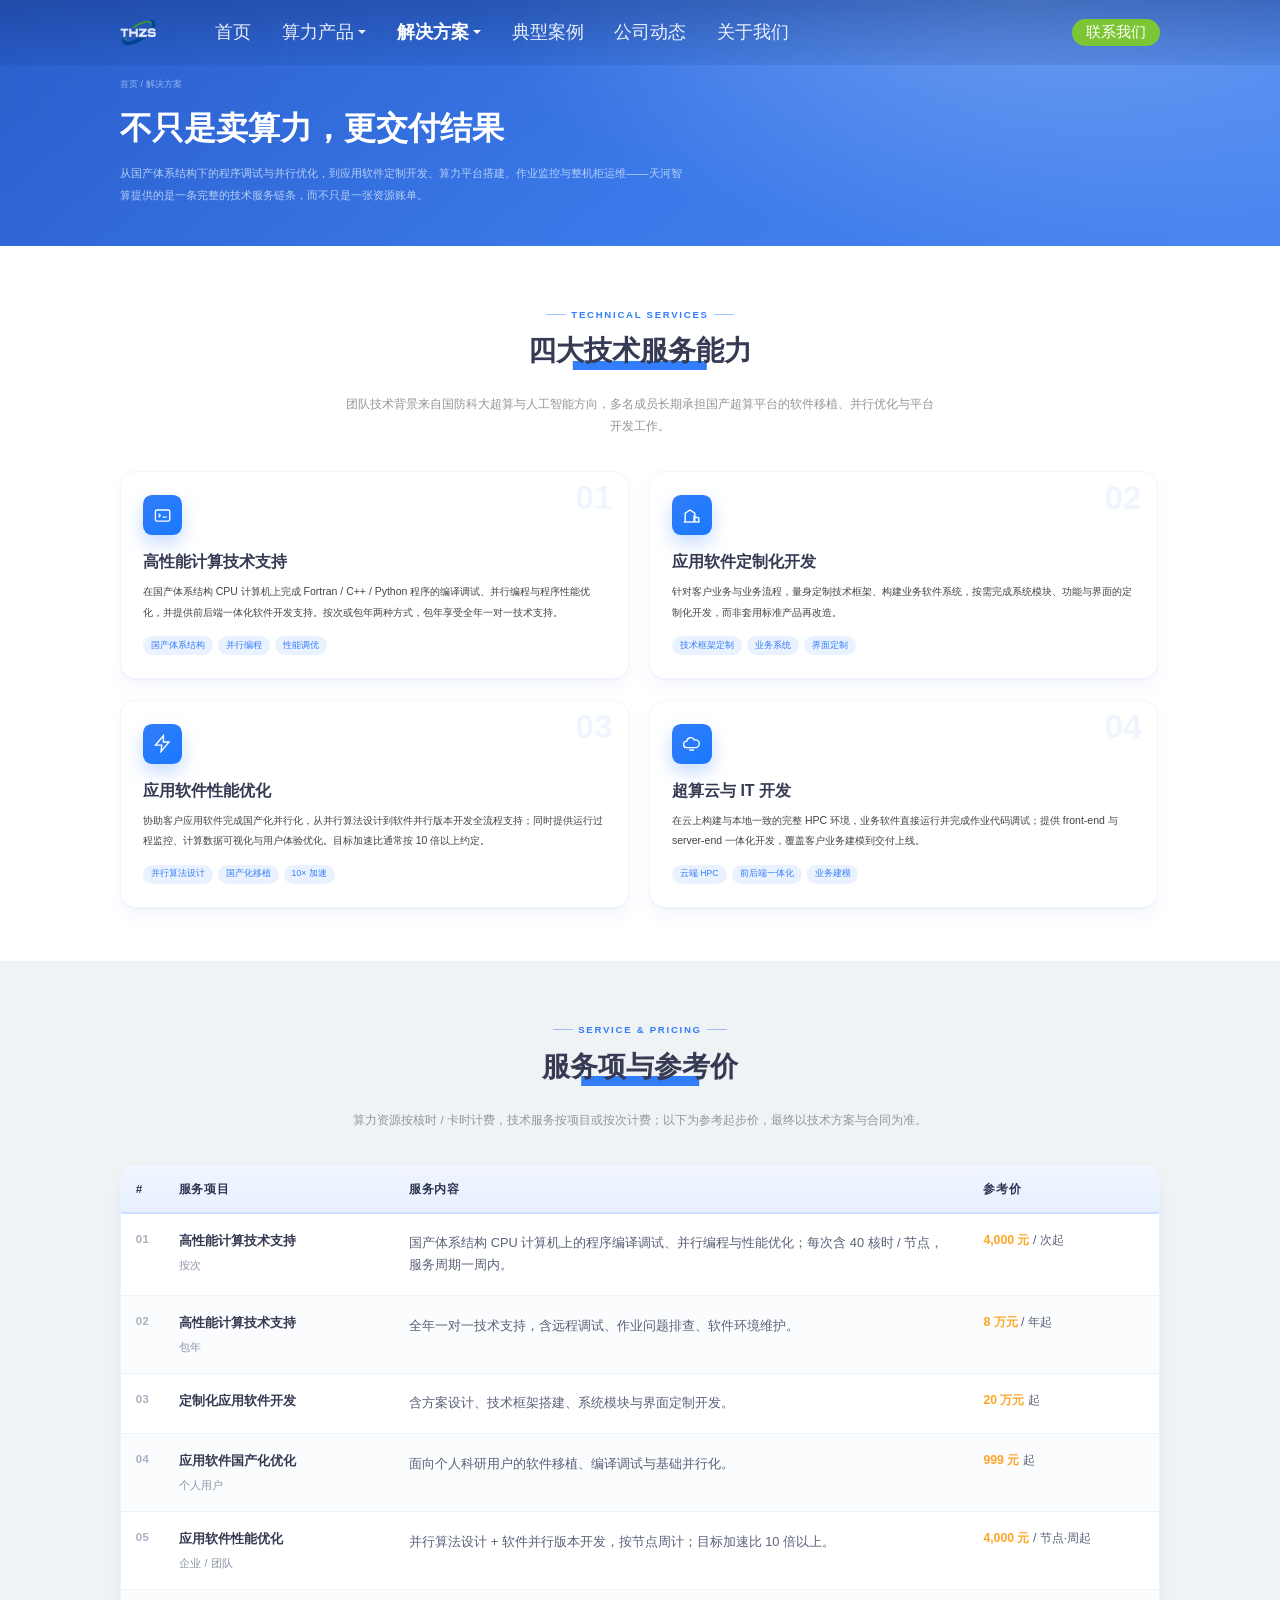
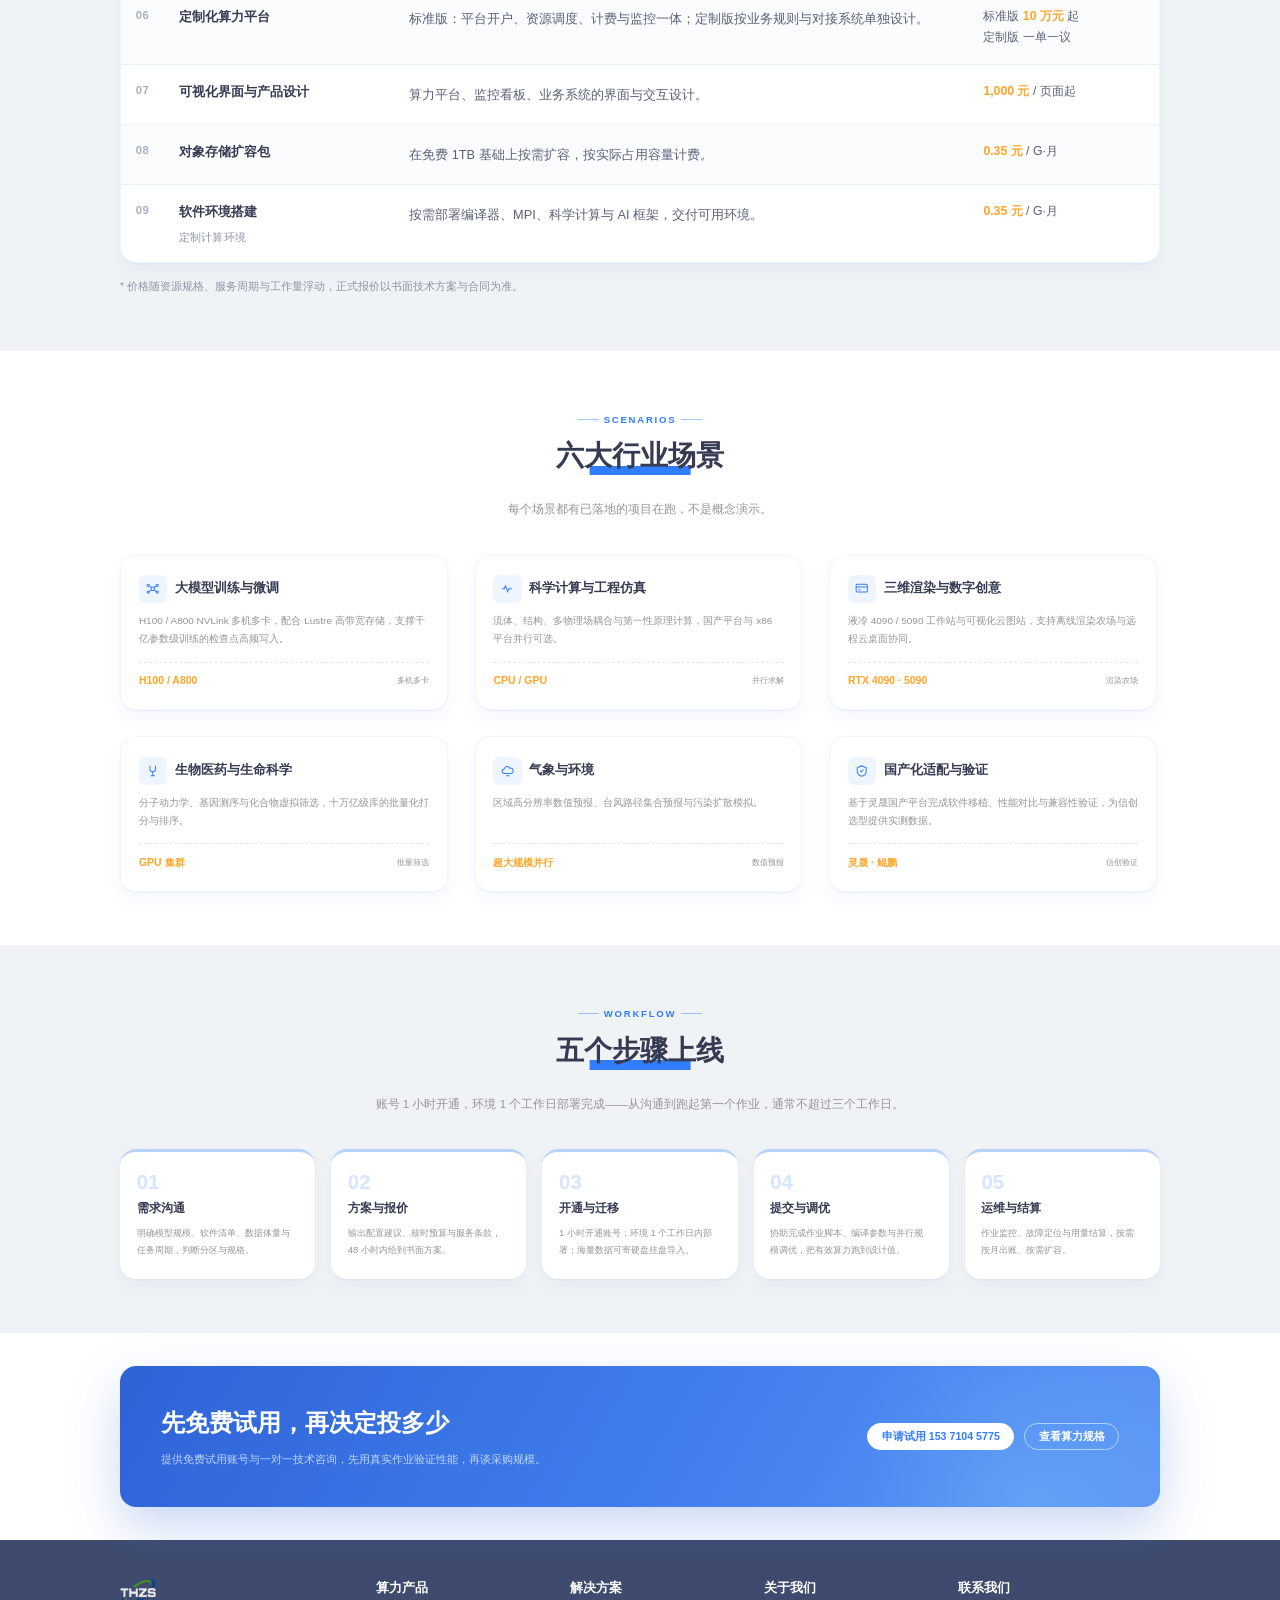
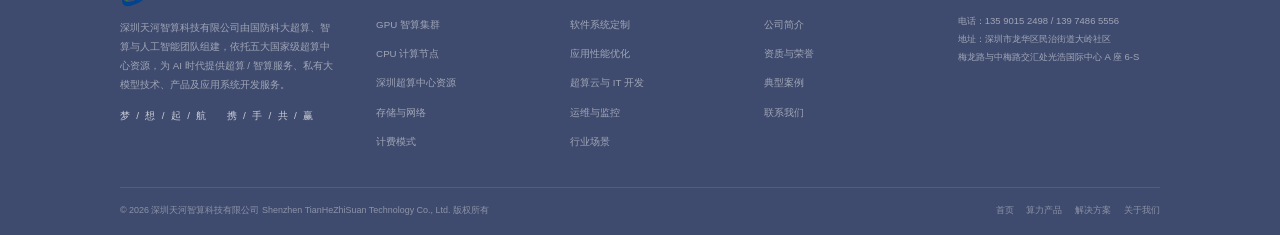
<file: solution.html>
<!DOCTYPE html>
<html lang="zh-CN">

<head>
  <meta charset="utf-8">
  <meta name="viewport" content="width=device-width, initial-scale=1">
  <title>解决方案 — 软件定制 · 性能优化 · 超算云与运维 | 天河智算</title>
  <meta name="description"
    content="天河智算解决方案：高性能计算技术支持、应用软件定制开发、国产化并行性能优化、超算云与 IT 开发、定制化算力平台、作业监控与运维，覆盖大模型、工程仿真、生物医药、气象环境与三维渲染场景。">
  <link rel="icon" href="assets/img/logo.png">
  <link rel="stylesheet" href="assets/css/style.css">
</head>

<body>

  <!-- ================= HEADER ================= -->
  <header class="header" id="header">
    <div class="w1560">
      <a href="index.html" class="logo">
        <img class="logo-light" src="assets/img/logo_white.png" alt="天河智算 THZS">
        <img class="logo-dark" src="assets/img/logo.png" alt="天河智算 THZS">
      </a>

      <ul class="nav1">
        <li><a href="index.html">首页</a></li>
        <li data-dropdown="product"><a href="product.html">算力产品 <span class="dropdown-arrow"></span></a></li>
        <li class="on" data-dropdown="solution"><a href="solution.html">解决方案 <span class="dropdown-arrow"></span></a>
        </li>
        <li><a href="cases.html">典型案例</a></li>
        <li><a href="news.html">公司动态</a></li>
        <li><a href="about.html">关于我们</a></li>
      </ul>

      <div class="header-actions">
        <a href="about.html#contact" class="h_btn">联系我们</a>
        <button class="nav-toggle" aria-label="打开菜单"><span></span></button>
      </div>
    </div>

    <div class="product_down_bg" id="dropBg"></div>
    <div class="newsPown" id="productDown">
      <div class="w1560">
        <div class="pown_col" style="width:24vw">
          <div class="h1">算力产品</div>
          <a href="product.html#gpu" class="pown_item">
            <div class="ico"><svg viewBox="0 0 24 24" fill="none" stroke="#327DF9" stroke-width="1.8">
                <rect x="3" y="5" width="18" height="14" rx="2" />
                <rect x="7" y="9" width="4" height="4" rx="1" />
                <rect x="13" y="9" width="4" height="4" rx="1" />
                <path d="M7 19v2M17 19v2M7 3v2M17 3v2" />
              </svg></div>
            <div class="txt"><b>GPU 智算集群</b><span>H100 / A800 / A100 / H20 / RTX 4090 · 5090</span></div>
          </a>
          <a href="product.html#cpu" class="pown_item">
            <div class="ico"><svg viewBox="0 0 24 24" fill="none" stroke="#327DF9" stroke-width="1.8">
                <rect x="4" y="4" width="16" height="16" rx="2" />
                <path d="M9 9h6v6H9zM4 10h-2M4 14h-2M22 10h-2M22 14h-2M10 4v-2M14 4v-2M10 22v-2M14 22v-2" />
              </svg></div>
            <div class="txt"><b>CPU 计算节点</b><span>Platinum 8260 / 8358P 胖节点 · 按核时计费</span></div>
          </a>
          <a href="supercomputing.html" class="pown_item">
            <div class="ico"><svg viewBox="0 0 24 24" fill="none" stroke="#327DF9" stroke-width="1.8">
                <path d="M12 3l8 4v6c0 4.5-3.4 7.8-8 9-4.6-1.2-8-4.5-8-9V7z" />
                <path d="M9 12l2 2 4-4" />
              </svg></div>
            <div class="txt"><b>深圳超算中心资源</b><span>灵晟 E 级国产超算 · x86 工业计算分区</span></div>
          </a>
          <a href="product.html#storage" class="pown_item">
            <div class="ico"><svg viewBox="0 0 24 24" fill="none" stroke="#327DF9" stroke-width="1.8">
                <ellipse cx="12" cy="6" rx="8" ry="3" />
                <path d="M4 6v12c0 1.7 3.6 3 8 3s8-1.3 8-3V6" />
                <path d="M4 12c0 1.7 3.6 3 8 3s8-1.3 8-3" />
              </svg></div>
            <div class="txt"><b>存储与网络</b><span>Lustre / Zocean 并行存储 · RDMA 高速互联</span></div>
          </a>
        </div>

        <div class="pown_col" style="width:22vw">
          <div class="h1">按场景选型</div>
          <div class="pown_links">
            <a href="solution.html#scene"><svg viewBox="0 0 16 16" fill="none" stroke="#327DF9" stroke-width="1.6">
                <circle cx="8" cy="8" r="6" />
                <path d="M8 2v12M2 8h12" />
              </svg>大模型训练与微调</a>
            <a href="solution.html#scene"><svg viewBox="0 0 16 16" fill="none" stroke="#327DF9" stroke-width="1.6">
                <path d="M2 12l4-5 3 3 5-7" />
                <path d="M2 14h12" />
              </svg>科学计算与工程仿真</a>
            <a href="solution.html#scene"><svg viewBox="0 0 16 16" fill="none" stroke="#327DF9" stroke-width="1.6">
                <rect x="2" y="3" width="12" height="10" rx="1.5" />
                <path d="M2 6h12" />
              </svg>三维渲染与数字创意</a>
            <a href="solution.html#scene"><svg viewBox="0 0 16 16" fill="none" stroke="#327DF9" stroke-width="1.6">
                <path d="M8 2l6 3v4c0 4-3 6-6 7-6-3-6-5-6-7V5z" />
              </svg>国产化适配与性能优化</a>
          </div>
        </div>

        <div class="pown_col" style="width:16vw">
          <div class="h1">服务支持</div>
          <div class="pown_links">
            <a href="product.html"><svg viewBox="0 0 16 16" fill="none" stroke="#327DF9" stroke-width="1.6">
                <path d="M3 3h10v10H3z" />
                <path d="M6 6h4M6 9h4" />
              </svg>算力产品清单</a>
            <a href="solution.html"><svg viewBox="0 0 16 16" fill="none" stroke="#327DF9" stroke-width="1.6">
                <path d="M2 8h3l2-4 3 8 2-4h2" />
              </svg>技术服务明细</a>
            <a href="about.html#cred"><svg viewBox="0 0 16 16" fill="none" stroke="#327DF9" stroke-width="1.6">
                <circle cx="8" cy="6" r="3.2" />
                <path d="M5.4 8.6L4 14l4-2 4 2-1.4-5.4" />
              </svg>资质与授权</a>
          </div>
        </div>

        <div class="pown_banner">
          <div class="k">COMPUTING POWER</div>
          <div class="t">19 款企业级算力规格<br>按卡时 / 核时精细计费</div>
          <a href="product.html" class="btn">查看清单</a>
        </div>
      </div>
    </div>

    <div class="newsPown" id="solutionDown">
      <div class="w1560">
        <div class="pown_col" style="width:24vw">
          <div class="h1">解决方案</div>
          <a href="solution.html#svc" class="pown_item">
            <div class="ico"><svg viewBox="0 0 24 24" fill="none" stroke="#327DF9" stroke-width="1.8">
                <path d="M4 7h16M4 12h10M4 17h13" />
                <circle cx="18" cy="12" r="2" />
              </svg></div>
            <div class="txt"><b>软件系统定制</b><span>量身定制技术框架，构建业务软件系统</span></div>
          </a>
          <a href="solution.html#svc" class="pown_item">
            <div class="ico"><svg viewBox="0 0 24 24" fill="none" stroke="#327DF9" stroke-width="1.8">
                <path d="M13 2L3 14h8l-1 8 10-12h-7z" />
              </svg></div>
            <div class="txt"><b>应用性能优化</b><span>并行化算法设计与软件并行版本开发</span></div>
          </a>
          <a href="solution.html#svc" class="pown_item">
            <div class="ico"><svg viewBox="0 0 24 24" fill="none" stroke="#327DF9" stroke-width="1.8">
                <path d="M6 17a4 4 0 010-8 5 5 0 019.5-1.5A4 4 0 0118 17z" />
                <path d="M12 13v6M9 16l3 3 3-3" />
              </svg></div>
            <div class="txt"><b>超算云与 IT 开发</b><span>云上完整 HPC 环境，前后台一体化开发</span></div>
          </a>
          <a href="solution.html#svc" class="pown_item">
            <div class="ico"><svg viewBox="0 0 24 24" fill="none" stroke="#327DF9" stroke-width="1.8">
                <path d="M3 12h4l2-5 4 10 2-5h6" />
                <circle cx="12" cy="12" r="9" stroke-dasharray="2 3" />
              </svg></div>
            <div class="txt"><b>运维与监控</b><span>整机柜运维、作业监控、故障诊断与定位</span></div>
          </a>
        </div>

        <div class="pown_col" style="width:18vw">
          <div class="h1">技术服务</div>
          <div class="pown_links">
            <a href="solution.html#svc"><svg viewBox="0 0 16 16" fill="none" stroke="#327DF9" stroke-width="1.6">
                <rect x="2.5" y="3" width="11" height="10" rx="1.5" />
                <path d="M5 7l2 2-2 2M9 11h2" />
              </svg>软件环境搭建</a>
            <a href="solution.html#svc"><svg viewBox="0 0 16 16" fill="none" stroke="#327DF9" stroke-width="1.6">
                <path d="M2 11h3l2-5 3 8 2-3h2" />
              </svg>作业监控</a>
            <a href="solution.html#svc"><svg viewBox="0 0 16 16" fill="none" stroke="#327DF9" stroke-width="1.6">
                <circle cx="7" cy="7" r="4" />
                <path d="M10 10l4 4" />
              </svg>运行问题排查</a>
            <a href="solution.html#svc"><svg viewBox="0 0 16 16" fill="none" stroke="#327DF9" stroke-width="1.6">
                <path d="M3 13V6l5-3 5 3v7" />
                <path d="M6.5 13v-3h3V13" />
              </svg>定制化平台</a>
          </div>
        </div>

        <div class="pown_col" style="width:16vw">
          <div class="h1">服务流程</div>
          <div class="pown_links">
            <a href="solution.html#flow"><svg viewBox="0 0 16 16" fill="none" stroke="#327DF9" stroke-width="1.6">
                <circle cx="3" cy="8" r="1.6" />
                <circle cx="8" cy="8" r="1.6" />
                <circle cx="13" cy="8" r="1.6" />
              </svg>需求沟通与方案</a>
            <a href="solution.html#flow"><svg viewBox="0 0 16 16" fill="none" stroke="#327DF9" stroke-width="1.6">
                <path d="M3 13V3M3 13h10" />
                <path d="M3 10l4-4 3 3 3-4" />
              </svg>开通与环境迁移</a>
            <a href="solution.html#flow"><svg viewBox="0 0 16 16" fill="none" stroke="#327DF9" stroke-width="1.6">
                <path d="M2 8a6 6 0 1112 0 6 6 0 01-12 0z" />
                <path d="M8 5v3l2 2" />
              </svg>运行与持续优化</a>
          </div>
        </div>

        <div class="pown_banner">
          <div class="k">FREE TRIAL</div>
          <div class="t">免费试用账号<br>与一对一技术咨询</div>
          <a href="tel:15371045775" class="btn">申请试用</a>
        </div>
      </div>
    </div>
  </header>

  <div class="mobile-menu" id="mobileMenu">
    <button class="mm-close" aria-label="关闭">×</button>
    <a href="index.html">首页 <span>HOME</span></a>
    <a href="product.html">算力产品 <span>PRODUCTS</span></a>
    <a href="supercomputing.html">深圳超算中心资源 <span>SZSC</span></a>
    <a href="solution.html">解决方案 <span>SOLUTIONS</span></a>
    <a href="cases.html">典型案例 <span>CASES</span></a>
    <a href="news.html">公司动态 <span>NEWS</span></a>
    <a href="about.html">关于我们 <span>ABOUT</span></a>
    <a href="about.html#contact">联系我们 <span>CONTACT</span></a>
    <div class="mm-foot">
      <a href="tel:13590152498" class="btn blue" style="justify-content:center">获取算力报价</a>
    </div>
  </div>

  <!-- ================= PAGE HERO ================= -->
  <section class="page-hero">
    <div class="w1560">
      <div class="crumb"><a href="index.html">首页</a> / 解决方案</div>
      <h1>不只是卖算力，更交付结果</h1>
      <p class="lead">从国产体系结构下的程序调试与并行优化，到应用软件定制开发、算力平台搭建、作业监控与整机柜运维——天河智算提供的是一条完整的技术服务链条，而不只是一张资源账单。</p>
    </div>
  </section>

  <!-- ================= 技术服务 ================= -->
  <section class="section" id="svc">
    <div class="w1560">
      <div class="sec-head">
        <div class="sec-eyebrow">Technical Services</div>
        <div class="title"><span>四大技术服务能力</span></div>
        <p class="sec-desc">团队技术背景来自国防科大超算与人工智能方向，多名成员长期承担国产超算平台的软件移植、并行优化与平台开发工作。</p>
      </div>

      <div class="grid-2">
        <article class="adv-card card reveal">
          <div class="num-mark">01</div>
          <div class="icon-box"><svg viewBox="0 0 24 24" fill="none" stroke="#fff" stroke-width="1.7">
              <rect x="3" y="5" width="18" height="14" rx="2" />
              <path d="M7 10l2 2-2 2M12 14h5" />
            </svg></div>
          <h3>高性能计算技术支持</h3>
          <p>在国产体系结构 CPU 计算机上完成 Fortran / C++ / Python 程序的编译调试、并行编程与程序性能优化，并提供前后端一体化软件开发支持。按次或包年两种方式，包年享受全年一对一技术支持。</p>
          <div class="tags"><span class="chip">国产体系结构</span><span class="chip">并行编程</span><span class="chip">性能调优</span>
          </div>
        </article>

        <article class="adv-card card reveal">
          <div class="num-mark">02</div>
          <div class="icon-box"><svg viewBox="0 0 24 24" fill="none" stroke="#fff" stroke-width="1.7">
              <path d="M4 20V9l6-4 6 4v11" />
              <path d="M15 20v-7l6 2v5" />
              <path d="M2 20h20" />
            </svg></div>
          <h3>应用软件定制化开发</h3>
          <p>针对客户业务与业务流程，量身定制技术框架、构建业务软件系统，按需完成系统模块、功能与界面的定制化开发，而非套用标准产品再改造。</p>
          <div class="tags"><span class="chip">技术框架定制</span><span class="chip">业务系统</span><span class="chip">界面定制</span>
          </div>
        </article>

        <article class="adv-card card reveal">
          <div class="num-mark">03</div>
          <div class="icon-box"><svg viewBox="0 0 24 24" fill="none" stroke="#fff" stroke-width="1.7">
              <path d="M13 2L3 14h8l-1 8 10-12h-7z" />
            </svg></div>
          <h3>应用软件性能优化</h3>
          <p>协助客户应用软件完成国产化并行化，从并行算法设计到软件并行版本开发全流程支持；同时提供运行过程监控、计算数据可视化与用户体验优化。目标加速比通常按 10 倍以上约定。</p>
          <div class="tags"><span class="chip">并行算法设计</span><span class="chip">国产化移植</span><span class="chip">10×
              加速</span></div>
        </article>

        <article class="adv-card card reveal">
          <div class="num-mark">04</div>
          <div class="icon-box"><svg viewBox="0 0 24 24" fill="none" stroke="#fff" stroke-width="1.7">
              <path d="M6 17a4 4 0 010-8 5 5 0 019.5-1.5A4 4 0 0118 17z" />
              <path d="M9 20h6" />
            </svg></div>
          <h3>超算云与 IT 开发</h3>
          <p>在云上构建与本地一致的完整 HPC 环境，业务软件直接运行并完成作业代码调试；提供 front-end 与 server-end 一体化开发，覆盖客户业务建模到交付上线。</p>
          <div class="tags"><span class="chip">云端 HPC</span><span class="chip">前后端一体化</span><span
              class="chip">业务建模</span></div>
        </article>
      </div>
    </div>
  </section>

  <!-- ================= 服务与价格 ================= -->
  <section class="section light">
    <div class="w1560">
      <div class="sec-head">
        <div class="sec-eyebrow">Service &amp; Pricing</div>
        <div class="title"><span>服务项与参考价</span></div>
        <p class="sec-desc">算力资源按核时 / 卡时计费，技术服务按项目或按次计费；以下为参考起步价，最终以技术方案与合同为准。</p>
      </div>

      <div class="tbl-wrap">
        <table class="prod-table">
          <thead>
            <tr>
              <th class="no">#</th>
              <th style="width:22%">服务项目</th>
              <th class="th-spec">服务内容</th>
              <th style="width:20%">参考价</th>
            </tr>
          </thead>
          <tbody>
            <tr>
              <td class="no">01</td>
              <td class="name">高性能计算技术支持<small>按次</small></td>
              <td class="spec"><span>国产体系结构 CPU 计算机上的程序编译调试、并行编程与性能优化；每次含 40 核时 / 节点，服务周期一周内。</span></td>
              <td class="bill"><b style="color:var(--sd-secondary-orange)">4,000 元</b> / 次起</td>
            </tr>
            <tr>
              <td class="no">02</td>
              <td class="name">高性能计算技术支持<small>包年</small></td>
              <td class="spec"><span>全年一对一技术支持，含远程调试、作业问题排查、软件环境维护。</span></td>
              <td class="bill"><b style="color:var(--sd-secondary-orange)">8 万元</b> / 年起</td>
            </tr>
            <tr>
              <td class="no">03</td>
              <td class="name">定制化应用软件开发</td>
              <td class="spec"><span>含方案设计、技术框架搭建、系统模块与界面定制开发。</span></td>
              <td class="bill"><b style="color:var(--sd-secondary-orange)">20 万元</b> 起</td>
            </tr>
            <tr>
              <td class="no">04</td>
              <td class="name">应用软件国产化优化<small>个人用户</small></td>
              <td class="spec"><span>面向个人科研用户的软件移植、编译调试与基础并行化。</span></td>
              <td class="bill"><b style="color:var(--sd-secondary-orange)">999 元</b> 起</td>
            </tr>
            <tr>
              <td class="no">05</td>
              <td class="name">应用软件性能优化<small>企业 / 团队</small></td>
              <td class="spec"><span>并行算法设计 + 软件并行版本开发，按节点周计；目标加速比 10 倍以上。</span></td>
              <td class="bill"><b style="color:var(--sd-secondary-orange)">4,000 元</b> / 节点·周起</td>
            </tr>
            <tr>
              <td class="no">06</td>
              <td class="name">定制化算力平台</td>
              <td class="spec"><span>标准版：平台开户、资源调度、计费与监控一体；定制版按业务规则与对接系统单独设计。</span></td>
              <td class="bill">标准版 <b style="color:var(--sd-secondary-orange)">10 万元</b> 起<br>定制版 一单一议</td>
            </tr>
            <tr>
              <td class="no">07</td>
              <td class="name">可视化界面与产品设计</td>
              <td class="spec"><span>算力平台、监控看板、业务系统的界面与交互设计。</span></td>
              <td class="bill"><b style="color:var(--sd-secondary-orange)">1,000 元</b> / 页面起</td>
            </tr>
            <tr>
              <td class="no">08</td>
              <td class="name">对象存储扩容包</td>
              <td class="spec"><span>在免费 1TB 基础上按需扩容，按实际占用容量计费。</span></td>
              <td class="bill"><b style="color:var(--sd-secondary-orange)">0.35 元</b> / G·月</td>
            </tr>
            <tr>
              <td class="no">09</td>
              <td class="name">软件环境搭建<small>定制计算环境</small></td>
              <td class="spec"><span>按需部署编译器、MPI、科学计算与 AI 框架，交付可用环境。</span></td>
              <td class="bill"><b style="color:var(--sd-secondary-orange)">0.35 元</b> / G·月</td>
            </tr>
          </tbody>
        </table>
      </div>
      <p class="tbl-tip">* 价格随资源规格、服务周期与工作量浮动，正式报价以书面技术方案与合同为准。</p>
    </div>
  </section>

  <!-- ================= 行业场景 ================= -->
  <section class="section" id="scene">
    <div class="w1560">
      <div class="sec-head">
        <div class="sec-eyebrow">Scenarios</div>
        <div class="title"><span>六大行业场景</span></div>
        <p class="sec-desc">每个场景都有已落地的项目在跑，不是概念演示。</p>
      </div>

      <div class="grid-3">
        <article class="svc-card card reveal">
          <div class="top">
            <div class="ico-sm"><svg viewBox="0 0 24 24" fill="none" stroke="#327DF9" stroke-width="1.8">
                <circle cx="12" cy="12" r="3" />
                <circle cx="4" cy="6" r="2" />
                <circle cx="20" cy="6" r="2" />
                <circle cx="4" cy="18" r="2" />
                <circle cx="20" cy="18" r="2" />
                <path d="M6 7l4 3M18 7l-4 3M6 17l4-3M18 17l-4-3" />
              </svg></div>
            <h3>大模型训练与微调</h3>
          </div>
          <p>H100 / A800 NVLink 多机多卡，配合 Lustre 高带宽存储，支撑千亿参数级训练的检查点高频写入。</p>
          <div class="price"><em>H100 / A800</em><span>多机多卡</span></div>
        </article>
        <article class="svc-card card reveal">
          <div class="top">
            <div class="ico-sm"><svg viewBox="0 0 24 24" fill="none" stroke="#327DF9" stroke-width="1.8">
                <path d="M2 12h4l2-5 4 10 2-5h6" />
              </svg></div>
            <h3>科学计算与工程仿真</h3>
          </div>
          <p>流体、结构、多物理场耦合与第一性原理计算，国产平台与 x86 平台并行可选。</p>
          <div class="price"><em>CPU / GPU</em><span>并行求解</span></div>
        </article>
        <article class="svc-card card reveal">
          <div class="top">
            <div class="ico-sm"><svg viewBox="0 0 24 24" fill="none" stroke="#327DF9" stroke-width="1.8">
                <rect x="2" y="4" width="20" height="14" rx="2" />
                <path d="M2 9h20M6 14h4" />
              </svg></div>
            <h3>三维渲染与数字创意</h3>
          </div>
          <p>液冷 4090 / 5090 工作站与可视化云图站，支持离线渲染农场与远程云桌面协同。</p>
          <div class="price"><em>RTX 4090 · 5090</em><span>渲染农场</span></div>
        </article>
        <article class="svc-card card reveal">
          <div class="top">
            <div class="ico-sm"><svg viewBox="0 0 24 24" fill="none" stroke="#327DF9" stroke-width="1.8">
                <path d="M7 3v6a5 5 0 0010 0V3" />
                <path d="M12 14v7M8 21h8" />
              </svg></div>
            <h3>生物医药与生命科学</h3>
          </div>
          <p>分子动力学、基因测序与化合物虚拟筛选，十万亿级库的批量化打分与排序。</p>
          <div class="price"><em>GPU 集群</em><span>批量筛选</span></div>
        </article>
        <article class="svc-card card reveal">
          <div class="top">
            <div class="ico-sm"><svg viewBox="0 0 24 24" fill="none" stroke="#327DF9" stroke-width="1.8">
                <path d="M6 17a4 4 0 010-8 5 5 0 019.5-1.5A4 4 0 0118 17z" />
                <path d="M9 21h6" />
              </svg></div>
            <h3>气象与环境</h3>
          </div>
          <p>区域高分辨率数值预报、台风路径集合预报与污染扩散模拟。</p>
          <div class="price"><em>超大规模并行</em><span>数值预报</span></div>
        </article>
        <article class="svc-card card reveal">
          <div class="top">
            <div class="ico-sm"><svg viewBox="0 0 24 24" fill="none" stroke="#327DF9" stroke-width="1.8">
                <path d="M12 3l8 4v6c0 4.5-3.4 7.8-8 9-4.6-1.2-8-4.5-8-9V7z" />
                <path d="M9 12l2 2 4-4" />
              </svg></div>
            <h3>国产化适配与验证</h3>
          </div>
          <p>基于灵晟国产平台完成软件移植、性能对比与兼容性验证，为信创选型提供实测数据。</p>
          <div class="price"><em>灵晟 · 鲲鹏</em><span>信创验证</span></div>
        </article>
      </div>
    </div>
  </section>

  <!-- ================= 服务流程 ================= -->
  <section class="section light" id="flow">
    <div class="w1560">
      <div class="sec-head">
        <div class="sec-eyebrow">Workflow</div>
        <div class="title"><span>五个步骤上线</span></div>
        <p class="sec-desc">账号 1 小时开通，环境 1 个工作日部署完成——从沟通到跑起第一个作业，通常不超过三个工作日。</p>
      </div>

      <div class="steps">
        <div class="step reveal">
          <div class="no">01</div>
          <h4>需求沟通</h4>
          <p>明确模型规模、软件清单、数据体量与任务周期，判断分区与规格。</p>
        </div>
        <div class="step reveal">
          <div class="no">02</div>
          <h4>方案与报价</h4>
          <p>输出配置建议、核时预算与服务条款，48 小时内给到书面方案。</p>
        </div>
        <div class="step reveal">
          <div class="no">03</div>
          <h4>开通与迁移</h4>
          <p>1 小时开通账号；环境 1 个工作日内部署；海量数据可寄硬盘挂盘导入。</p>
        </div>
        <div class="step reveal">
          <div class="no">04</div>
          <h4>提交与调优</h4>
          <p>协助完成作业脚本、编译参数与并行规模调优，把有效算力跑到设计值。</p>
        </div>
        <div class="step reveal">
          <div class="no">05</div>
          <h4>运维与结算</h4>
          <p>作业监控、故障定位与用量结算，按需按月出账、按需扩容。</p>
        </div>
      </div>
    </div>
  </section>

  <!-- ================= CTA ================= -->
  <section class="section tight">
    <div class="w1560">
      <div class="cta reveal">
        <div class="cta-txt">
          <h2>先免费试用，再决定投多少</h2>
          <p>提供免费试用账号与一对一技术咨询，先用真实作业验证性能，再谈采购规模。</p>
        </div>
        <div class="cta-actions">
          <a href="tel:15371045775" class="btn white">申请试用 153 7104 5775</a>
          <a href="product.html" class="btn ghost-light">查看算力规格</a>
        </div>
      </div>
    </div>
  </section>

  <!-- ================= FOOTER ================= -->
  <footer class="footer">
    <div class="w1560">
      <div class="footer-top">
        <div class="footer-brand">
          <div class="fl"><img src="assets/img/logo_white.png" alt="天河智算"></div>
          <p>深圳天河智算科技有限公司由国防科大超算、智算与人工智能团队组建，依托五大国家级超算中心资源，为 AI 时代提供超算 / 智算服务、私有大模型技术、产品及应用系统开发服务。</p>
          <div class="slogan">梦 / 想 / 起 / 航 &nbsp;&nbsp; 携 / 手 / 共 / 赢</div>
        </div>
        <div class="footer-col">
          <h4>算力产品</h4>
          <ul>
            <li><a href="product.html#gpu">GPU 智算集群</a></li>
            <li><a href="product.html#cpu">CPU 计算节点</a></li>
            <li><a href="supercomputing.html">深圳超算中心资源</a></li>
            <li><a href="product.html#storage">存储与网络</a></li>
            <li><a href="product.html#billing">计费模式</a></li>
          </ul>
        </div>
        <div class="footer-col">
          <h4>解决方案</h4>
          <ul>
            <li><a href="solution.html#svc">软件系统定制</a></li>
            <li><a href="solution.html#svc">应用性能优化</a></li>
            <li><a href="solution.html#svc">超算云与 IT 开发</a></li>
            <li><a href="solution.html#svc">运维与监控</a></li>
            <li><a href="solution.html#scene">行业场景</a></li>
          </ul>
        </div>
        <div class="footer-col">
          <h4>关于我们</h4>
          <ul>
            <li><a href="about.html">公司简介</a></li>
            <li><a href="about.html#cred">资质与荣誉</a></li>
            <li><a href="cases.html">典型案例</a></li>
            <li><a href="about.html#contact">联系我们</a></li>
          </ul>
        </div>
        <div class="footer-col" style="flex:1.3">
          <h4>联系我们</h4>
          <div class="fs">
            电话：135 9015 2498 / 139 7486 5556<br>
            地址：深圳市龙华区民治街道大岭社区<br>
            梅龙路与中梅路交汇处光浩国际中心 A 座 6-S
          </div>
        </div>
      </div>
      <div class="footer-bottom">
        <span>© 2026 深圳天河智算科技有限公司 Shenzhen TianHeZhiSuan Technology Co., Ltd. 版权所有</span>
        <div class="links">
          <a href="index.html">首页</a>
          <a href="product.html">算力产品</a>
          <a href="solution.html">解决方案</a>
          <a href="about.html">关于我们</a>
        </div>
      </div>
    </div>
  </footer>

  <script src="assets/js/main.js"></script>
  <script>
var _hmt = _hmt || [];
(function() {
var hm = document.createElement("script");
hm.src = "https://hm.baidu.com/hm.js?6cad0ea2216f7985fd258752b41c3a1e";
var s = document.getElementsByTagName("script")[0];
s.parentNode.insertBefore(hm, s);
})();
</script>
</body>

</html>
</file>
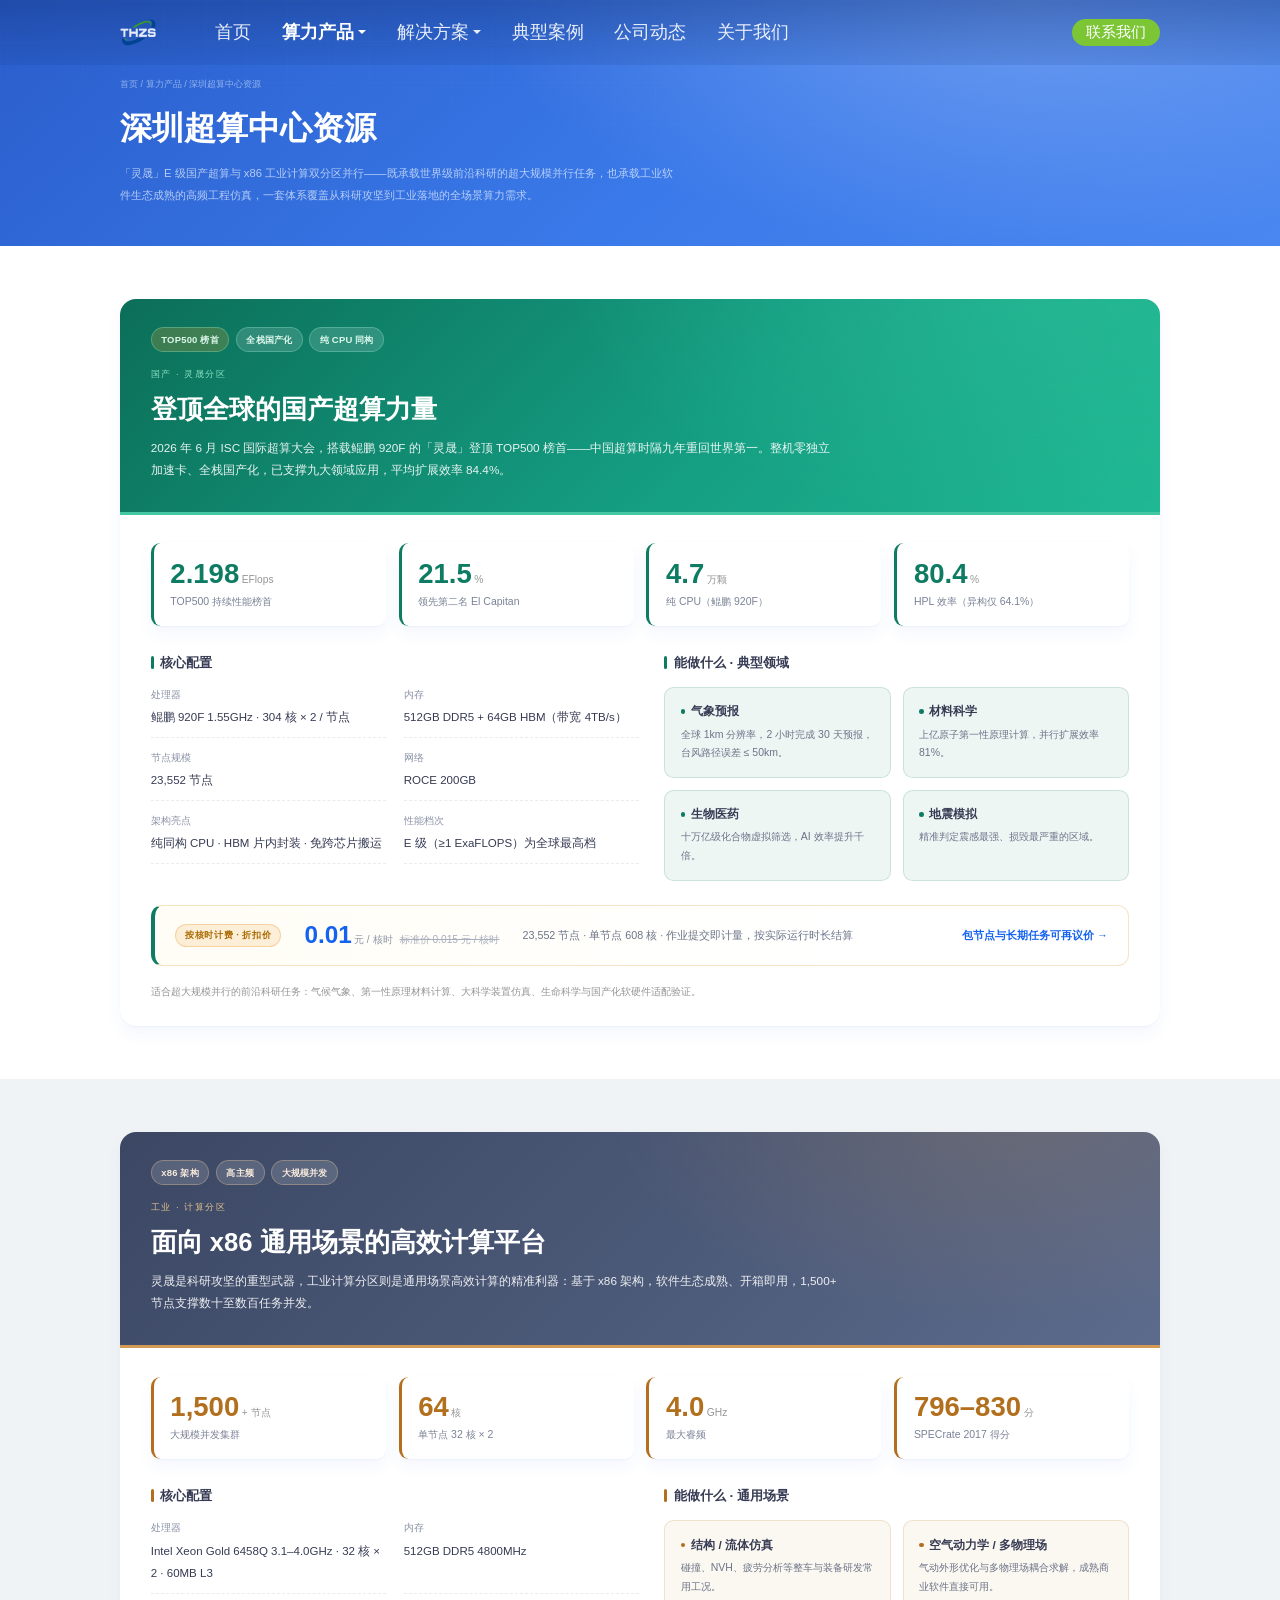
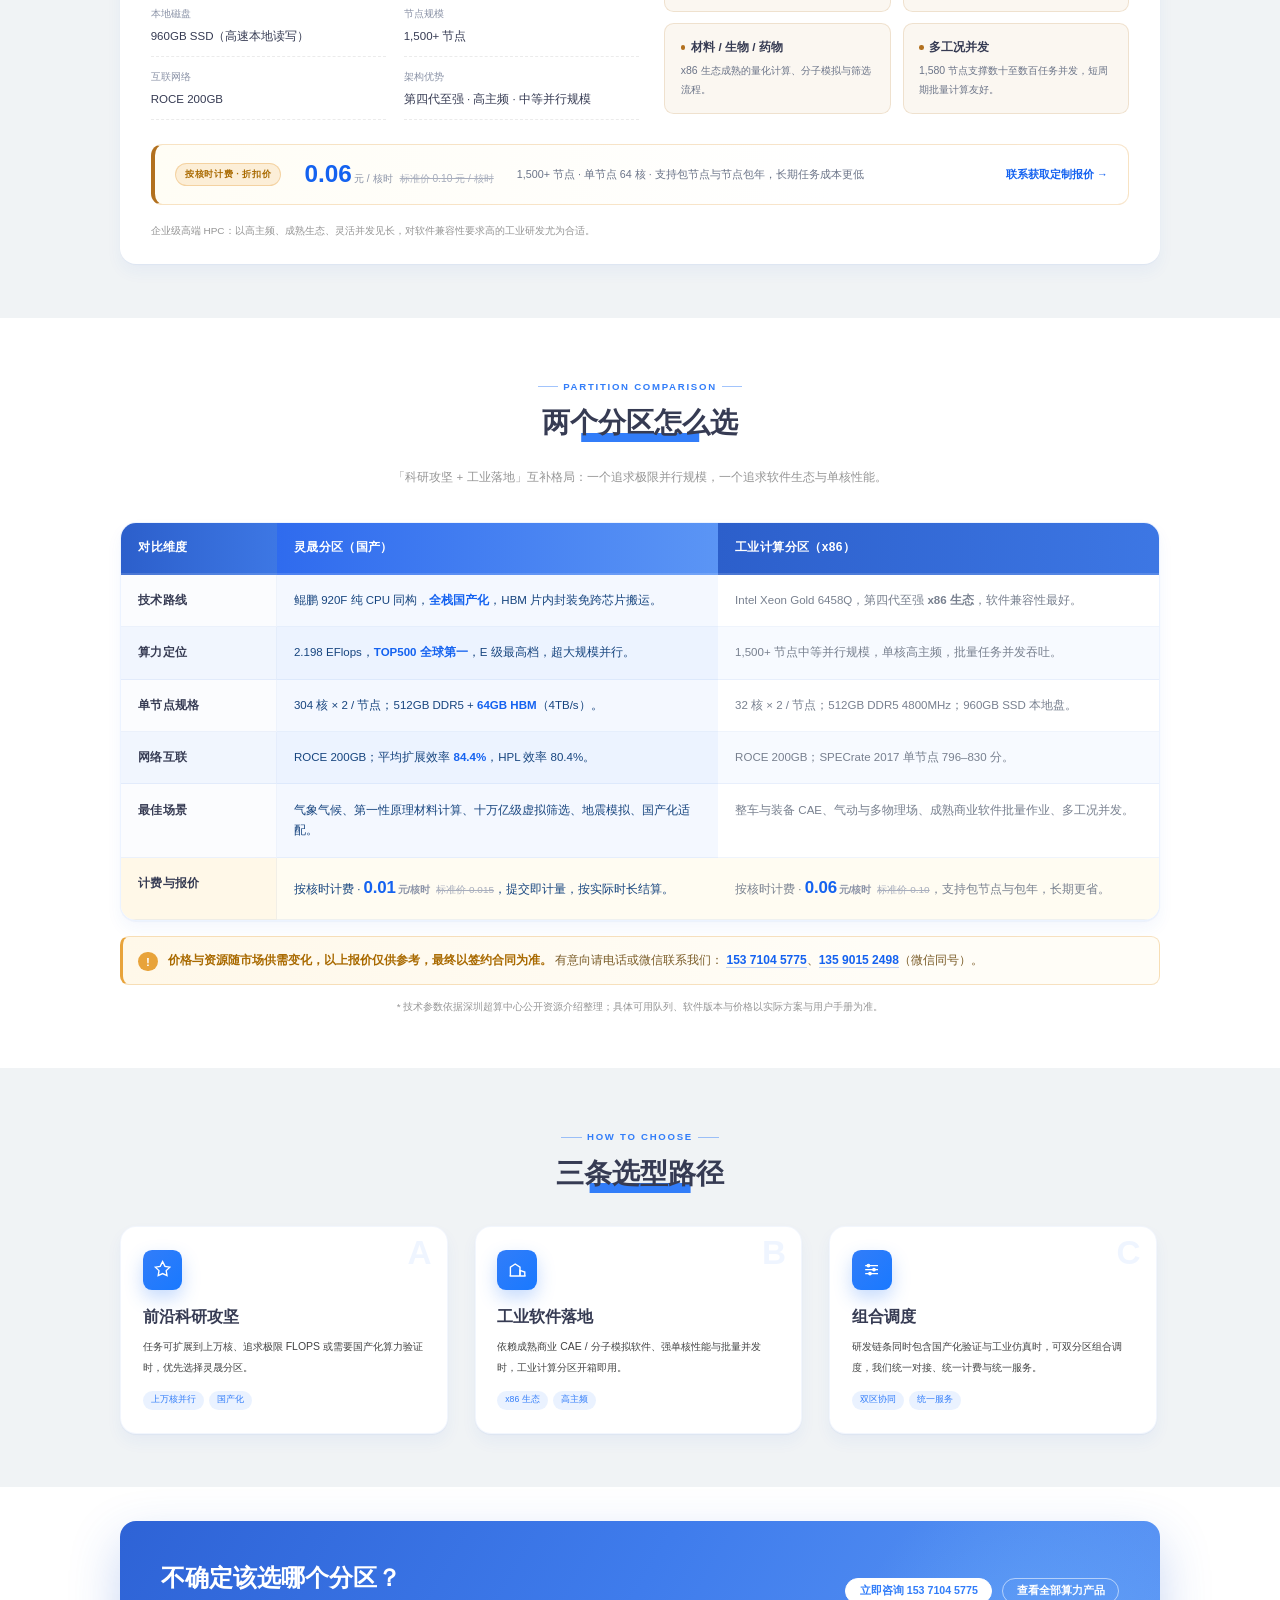
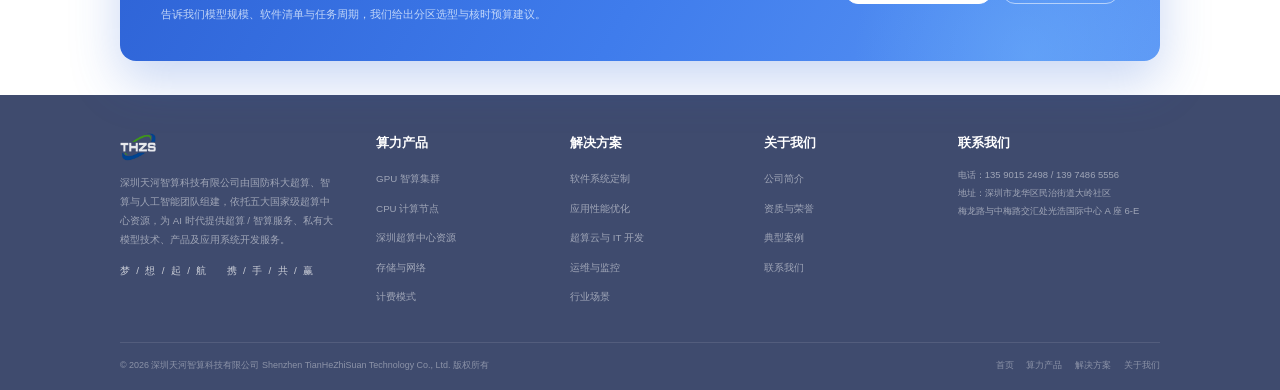
<file: supercomputing.html>
<!DOCTYPE html>
<html lang="zh-CN">

<head>
  <meta charset="utf-8">
  <meta name="viewport" content="width=device-width, initial-scale=1">
  <title>深圳超算中心资源 — 灵晟 E 级国产超算与 x86 工业计算分区 | 天河智算</title>
  <meta name="description"
    content="深圳超算中心灵晟分区：2.198 EFlops 登顶 TOP500，全栈国产化、纯 CPU 同构、23,552 节点；工业计算分区：1,500+ x86 节点、Xeon Gold 6458Q 高主频集群，覆盖科研攻坚与工业落地全场景。">
  <link rel="icon" href="assets/img/logo.png">
  <link rel="stylesheet" href="assets/css/style.css">
</head>

<body>

  <!-- ================= HEADER ================= -->
  <header class="header" id="header">
    <div class="w1560">
      <a href="index.html" class="logo">
        <img class="logo-light" src="assets/img/logo_white.png" alt="天河智算 THZS">
        <img class="logo-dark" src="assets/img/logo.png" alt="天河智算 THZS">
      </a>

      <ul class="nav1">
        <li><a href="index.html">首页</a></li>
        <li class="on" data-dropdown="product"><a href="product.html">算力产品 <span class="dropdown-arrow"></span></a></li>
        <li data-dropdown="solution"><a href="solution.html">解决方案 <span class="dropdown-arrow"></span></a></li>
        <li><a href="cases.html">典型案例</a></li>
        <li><a href="news.html">公司动态</a></li>
        <li><a href="about.html">关于我们</a></li>
      </ul>

      <div class="header-actions">
        <a href="about.html#contact" class="h_btn">联系我们</a>
        <button class="nav-toggle" aria-label="打开菜单"><span></span></button>
      </div>
    </div>

    <div class="product_down_bg" id="dropBg"></div>
    <div class="newsPown" id="productDown">
      <div class="w1560">
        <div class="pown_col" style="width:24vw">
          <div class="h1">算力产品</div>
          <a href="product.html#gpu" class="pown_item">
            <div class="ico"><svg viewBox="0 0 24 24" fill="none" stroke="#327DF9" stroke-width="1.8">
                <rect x="3" y="5" width="18" height="14" rx="2" />
                <rect x="7" y="9" width="4" height="4" rx="1" />
                <rect x="13" y="9" width="4" height="4" rx="1" />
                <path d="M7 19v2M17 19v2M7 3v2M17 3v2" />
              </svg></div>
            <div class="txt"><b>GPU 智算集群</b><span>H100 / A800 / A100 / H20 / RTX 4090 · 5090</span></div>
          </a>
          <a href="product.html#cpu" class="pown_item">
            <div class="ico"><svg viewBox="0 0 24 24" fill="none" stroke="#327DF9" stroke-width="1.8">
                <rect x="4" y="4" width="16" height="16" rx="2" />
                <path d="M9 9h6v6H9zM4 10h-2M4 14h-2M22 10h-2M22 14h-2M10 4v-2M14 4v-2M10 22v-2M14 22v-2" />
              </svg></div>
            <div class="txt"><b>CPU 计算节点</b><span>Platinum 8260 / 8358P 胖节点 · 按核时计费</span></div>
          </a>
          <a href="supercomputing.html" class="pown_item">
            <div class="ico"><svg viewBox="0 0 24 24" fill="none" stroke="#327DF9" stroke-width="1.8">
                <path d="M12 3l8 4v6c0 4.5-3.4 7.8-8 9-4.6-1.2-8-4.5-8-9V7z" />
                <path d="M9 12l2 2 4-4" />
              </svg></div>
            <div class="txt"><b>深圳超算中心资源</b><span>灵晟 E 级国产超算 · x86 工业计算分区</span></div>
          </a>
          <a href="product.html#storage" class="pown_item">
            <div class="ico"><svg viewBox="0 0 24 24" fill="none" stroke="#327DF9" stroke-width="1.8">
                <ellipse cx="12" cy="6" rx="8" ry="3" />
                <path d="M4 6v12c0 1.7 3.6 3 8 3s8-1.3 8-3V6" />
                <path d="M4 12c0 1.7 3.6 3 8 3s8-1.3 8-3" />
              </svg></div>
            <div class="txt"><b>存储与网络</b><span>Lustre / Zocean 并行存储 · RDMA 高速互联</span></div>
          </a>
        </div>

        <div class="pown_col" style="width:22vw">
          <div class="h1">按场景选型</div>
          <div class="pown_links">
            <a href="solution.html#scene"><svg viewBox="0 0 16 16" fill="none" stroke="#327DF9" stroke-width="1.6">
                <circle cx="8" cy="8" r="6" />
                <path d="M8 2v12M2 8h12" />
              </svg>大模型训练与微调</a>
            <a href="solution.html#scene"><svg viewBox="0 0 16 16" fill="none" stroke="#327DF9" stroke-width="1.6">
                <path d="M2 12l4-5 3 3 5-7" />
                <path d="M2 14h12" />
              </svg>科学计算与工程仿真</a>
            <a href="solution.html#scene"><svg viewBox="0 0 16 16" fill="none" stroke="#327DF9" stroke-width="1.6">
                <rect x="2" y="3" width="12" height="10" rx="1.5" />
                <path d="M2 6h12" />
              </svg>三维渲染与数字创意</a>
            <a href="solution.html#scene"><svg viewBox="0 0 16 16" fill="none" stroke="#327DF9" stroke-width="1.6">
                <path d="M8 2l6 3v4c0 4-3 6-6 7-6-3-6-5-6-7V5z" />
              </svg>国产化适配与性能优化</a>
          </div>
        </div>

        <div class="pown_col" style="width:16vw">
          <div class="h1">服务支持</div>
          <div class="pown_links">
            <a href="product.html"><svg viewBox="0 0 16 16" fill="none" stroke="#327DF9" stroke-width="1.6">
                <path d="M3 3h10v10H3z" />
                <path d="M6 6h4M6 9h4" />
              </svg>算力产品清单</a>
            <a href="solution.html"><svg viewBox="0 0 16 16" fill="none" stroke="#327DF9" stroke-width="1.6">
                <path d="M2 8h3l2-4 3 8 2-4h2" />
              </svg>技术服务明细</a>
            <a href="about.html#cred"><svg viewBox="0 0 16 16" fill="none" stroke="#327DF9" stroke-width="1.6">
                <circle cx="8" cy="6" r="3.2" />
                <path d="M5.4 8.6L4 14l4-2 4 2-1.4-5.4" />
              </svg>资质与授权</a>
          </div>
        </div>

        <div class="pown_banner">
          <div class="k">COMPUTING POWER</div>
          <div class="t">19 款企业级算力规格<br>按卡时 / 核时精细计费</div>
          <a href="product.html" class="btn">查看清单</a>
        </div>
      </div>
    </div>

    <div class="newsPown" id="solutionDown">
      <div class="w1560">
        <div class="pown_col" style="width:24vw">
          <div class="h1">解决方案</div>
          <a href="solution.html#svc" class="pown_item">
            <div class="ico"><svg viewBox="0 0 24 24" fill="none" stroke="#327DF9" stroke-width="1.8">
                <path d="M4 7h16M4 12h10M4 17h13" />
                <circle cx="18" cy="12" r="2" />
              </svg></div>
            <div class="txt"><b>软件系统定制</b><span>量身定制技术框架，构建业务软件系统</span></div>
          </a>
          <a href="solution.html#svc" class="pown_item">
            <div class="ico"><svg viewBox="0 0 24 24" fill="none" stroke="#327DF9" stroke-width="1.8">
                <path d="M13 2L3 14h8l-1 8 10-12h-7z" />
              </svg></div>
            <div class="txt"><b>应用性能优化</b><span>并行化算法设计与软件并行版本开发</span></div>
          </a>
          <a href="solution.html#svc" class="pown_item">
            <div class="ico"><svg viewBox="0 0 24 24" fill="none" stroke="#327DF9" stroke-width="1.8">
                <path d="M6 17a4 4 0 010-8 5 5 0 019.5-1.5A4 4 0 0118 17z" />
                <path d="M12 13v6M9 16l3 3 3-3" />
              </svg></div>
            <div class="txt"><b>超算云与 IT 开发</b><span>云上完整 HPC 环境，前后台一体化开发</span></div>
          </a>
          <a href="solution.html#svc" class="pown_item">
            <div class="ico"><svg viewBox="0 0 24 24" fill="none" stroke="#327DF9" stroke-width="1.8">
                <path d="M3 12h4l2-5 4 10 2-5h6" />
                <circle cx="12" cy="12" r="9" stroke-dasharray="2 3" />
              </svg></div>
            <div class="txt"><b>运维与监控</b><span>整机柜运维、作业监控、故障诊断与定位</span></div>
          </a>
        </div>

        <div class="pown_col" style="width:18vw">
          <div class="h1">技术服务</div>
          <div class="pown_links">
            <a href="solution.html#svc"><svg viewBox="0 0 16 16" fill="none" stroke="#327DF9" stroke-width="1.6">
                <rect x="2.5" y="3" width="11" height="10" rx="1.5" />
                <path d="M5 7l2 2-2 2M9 11h2" />
              </svg>软件环境搭建</a>
            <a href="solution.html#svc"><svg viewBox="0 0 16 16" fill="none" stroke="#327DF9" stroke-width="1.6">
                <path d="M2 11h3l2-5 3 8 2-3h2" />
              </svg>作业监控</a>
            <a href="solution.html#svc"><svg viewBox="0 0 16 16" fill="none" stroke="#327DF9" stroke-width="1.6">
                <circle cx="7" cy="7" r="4" />
                <path d="M10 10l4 4" />
              </svg>运行问题排查</a>
            <a href="solution.html#svc"><svg viewBox="0 0 16 16" fill="none" stroke="#327DF9" stroke-width="1.6">
                <path d="M3 13V6l5-3 5 3v7" />
                <path d="M6.5 13v-3h3V13" />
              </svg>定制化平台</a>
          </div>
        </div>

        <div class="pown_col" style="width:16vw">
          <div class="h1">服务流程</div>
          <div class="pown_links">
            <a href="solution.html#flow"><svg viewBox="0 0 16 16" fill="none" stroke="#327DF9" stroke-width="1.6">
                <circle cx="3" cy="8" r="1.6" />
                <circle cx="8" cy="8" r="1.6" />
                <circle cx="13" cy="8" r="1.6" />
              </svg>需求沟通与方案</a>
            <a href="solution.html#flow"><svg viewBox="0 0 16 16" fill="none" stroke="#327DF9" stroke-width="1.6">
                <path d="M3 13V3M3 13h10" />
                <path d="M3 10l4-4 3 3 3-4" />
              </svg>开通与环境迁移</a>
            <a href="solution.html#flow"><svg viewBox="0 0 16 16" fill="none" stroke="#327DF9" stroke-width="1.6">
                <path d="M2 8a6 6 0 1112 0 6 6 0 01-12 0z" />
                <path d="M8 5v3l2 2" />
              </svg>运行与持续优化</a>
          </div>
        </div>

        <div class="pown_banner">
          <div class="k">FREE TRIAL</div>
          <div class="t">免费试用账号<br>与一对一技术咨询</div>
          <a href="tel:15371045775" class="btn">申请试用</a>
        </div>
      </div>
    </div>
  </header>

  <div class="mobile-menu" id="mobileMenu">
    <button class="mm-close" aria-label="关闭">×</button>
    <a href="index.html">首页 <span>HOME</span></a>
    <a href="product.html">算力产品 <span>PRODUCTS</span></a>
    <a href="supercomputing.html">深圳超算中心资源 <span>SZSC</span></a>
    <a href="solution.html">解决方案 <span>SOLUTIONS</span></a>
    <a href="cases.html">典型案例 <span>CASES</span></a>
    <a href="news.html">公司动态 <span>NEWS</span></a>
    <a href="about.html">关于我们 <span>ABOUT</span></a>
    <a href="about.html#contact">联系我们 <span>CONTACT</span></a>
    <div class="mm-foot">
      <a href="tel:13590152498" class="btn blue" style="justify-content:center">获取算力报价</a>
    </div>
  </div>

  <!-- ================= PAGE HERO ================= -->
  <section class="page-hero">
    <div class="w1560">
      <div class="crumb"><a href="index.html">首页</a> / <a href="product.html">算力产品</a> / 深圳超算中心资源</div>
      <h1>深圳超算中心资源</h1>
      <p class="lead">「灵晟」E 级国产超算与 x86 工业计算双分区并行——既承载世界级前沿科研的超大规模并行任务，也承载工业软件生态成熟的高频工程仿真，一套体系覆盖从科研攻坚到工业落地的全场景算力需求。</p>
    </div>
  </section>

  <!-- ================= 灵晟分区 ================= -->
  <section class="section" id="lingsheng">
    <div class="w1560">
      <div class="part part--ls">
        <div class="part-head">
          <div class="badges">
            <span class="badge gold">TOP500 榜首</span>
            <span class="badge">全栈国产化</span>
            <span class="badge">纯 CPU 同构</span>
          </div>
          <div class="pt-kicker">国产 · 灵晟分区</div>
          <h2>登顶全球的国产超算力量</h2>
          <p>2026 年 6 月 ISC 国际超算大会，搭载鲲鹏 920F 的「灵晟」登顶 TOP500 榜首——中国超算时隔九年重回世界第一。整机零独立加速卡、全栈国产化，已支撑九大领域应用，平均扩展效率 84.4%。
          </p>
        </div>

        <div class="part-body">
          <div class="kpi-row">
            <div class="kpi"><b>2.198<small>EFlops</small></b><span>TOP500 持续性能榜首</span></div>
            <div class="kpi"><b>21.5<small>%</small></b><span>领先第二名 El Capitan</span></div>
            <div class="kpi"><b>4.7<small>万颗</small></b><span>纯 CPU（鲲鹏 920F）</span></div>
            <div class="kpi"><b>80.4<small>%</small></b><span>HPL 效率（异构仅 64.1%）</span></div>
          </div>

          <div class="split">
            <div class="col-a">
              <div class="blk-title">核心配置</div>
              <ul class="spec-list">
                <li><b>处理器</b><span>鲲鹏 920F 1.55GHz · 304 核 × 2 / 节点</span></li>
                <li><b>内存</b><span>512GB DDR5 + 64GB HBM（带宽 4TB/s）</span></li>
                <li><b>节点规模</b><span>23,552 节点</span></li>
                <li><b>网络</b><span>ROCE 200GB</span></li>
                <li><b>架构亮点</b><span>纯同构 CPU · HBM 片内封装 · 免跨芯片搬运</span></li>
                <li><b>性能档次</b><span>E 级（≥1 ExaFLOPS）为全球最高档</span></li>
              </ul>
            </div>
            <div class="col-b">
              <div class="blk-title">能做什么 · 典型领域</div>
              <div class="domain-grid">
                <div class="domain">
                  <h4><i></i>气象预报</h4>
                  <p>全球 1km 分辨率，2 小时完成 30 天预报，台风路径误差 ≤ 50km。</p>
                </div>
                <div class="domain">
                  <h4><i></i>材料科学</h4>
                  <p>上亿原子第一性原理计算，并行扩展效率 81%。</p>
                </div>
                <div class="domain">
                  <h4><i></i>生物医药</h4>
                  <p>十万亿级化合物虚拟筛选，AI 效率提升千倍。</p>
                </div>
                <div class="domain">
                  <h4><i></i>地震模拟</h4>
                  <p>精准判定震感最强、损毁最严重的区域。</p>
                </div>
              </div>
            </div>
          </div>

          <div class="quote">
            <span class="q-tag">按核时计费 · 折扣价</span>
            <div class="q-now"><b>0.01<i>元 / 核时</i></b><s>标准价 0.015 元 / 核时</s></div>
            <span class="q-meta">23,552 节点 · 单节点 608 核 · 作业提交即计量，按实际运行时长结算</span>
            <a class="q-link" href="about.html#contact">包节点与长期任务可再议价 →</a>
          </div>

          <p class="cmp-note" style="text-align:left;margin-top:1.4rem">
            适合超大规模并行的前沿科研任务：气候气象、第一性原理材料计算、大科学装置仿真、生命科学与国产化软硬件适配验证。</p>
        </div>
      </div>
    </div>
  </section>

  <!-- ================= 工业计算分区 ================= -->
  <section class="section light" id="industry">
    <div class="w1560">
      <div class="part part--x86">
        <div class="part-head">
          <div class="badges">
            <span class="badge">x86 架构</span>
            <span class="badge">高主频</span>
            <span class="badge">大规模并发</span>
          </div>
          <div class="pt-kicker">工业 · 计算分区</div>
          <h2>面向 x86 通用场景的高效计算平台</h2>
          <p>灵晟是科研攻坚的重型武器，工业计算分区则是通用场景高效计算的精准利器：基于 x86 架构，软件生态成熟、开箱即用，1,500+ 节点支撑数十至数百任务并发。</p>
        </div>

        <div class="part-body">
          <div class="kpi-row">
            <div class="kpi"><b>1,500<small>+ 节点</small></b><span>大规模并发集群</span></div>
            <div class="kpi"><b>64<small>核</small></b><span>单节点 32 核 × 2</span></div>
            <div class="kpi"><b>4.0<small>GHz</small></b><span>最大睿频</span></div>
            <div class="kpi"><b>796–830<small>分</small></b><span>SPECrate 2017 得分</span></div>
          </div>

          <div class="split">
            <div class="col-a">
              <div class="blk-title">核心配置</div>
              <ul class="spec-list">
                <li><b>处理器</b><span>Intel Xeon Gold 6458Q 3.1–4.0GHz · 32 核 × 2 · 60MB L3</span></li>
                <li><b>内存</b><span>512GB DDR5 4800MHz</span></li>
                <li><b>本地磁盘</b><span>960GB SSD（高速本地读写）</span></li>
                <li><b>节点规模</b><span>1,500+ 节点</span></li>
                <li><b>互联网络</b><span>ROCE 200GB</span></li>
                <li><b>架构优势</b><span>第四代至强 · 高主频 · 中等并行规模</span></li>
              </ul>
            </div>
            <div class="col-b">
              <div class="blk-title">能做什么 · 通用场景</div>
              <div class="domain-grid">
                <div class="domain">
                  <h4><i></i>结构 / 流体仿真</h4>
                  <p>碰撞、NVH、疲劳分析等整车与装备研发常用工况。</p>
                </div>
                <div class="domain">
                  <h4><i></i>空气动力学 / 多物理场</h4>
                  <p>气动外形优化与多物理场耦合求解，成熟商业软件直接可用。</p>
                </div>
                <div class="domain">
                  <h4><i></i>材料 / 生物 / 药物</h4>
                  <p>x86 生态成熟的量化计算、分子模拟与筛选流程。</p>
                </div>
                <div class="domain">
                  <h4><i></i>多工况并发</h4>
                  <p>1,580 节点支撑数十至数百任务并发，短周期批量计算友好。</p>
                </div>
              </div>
            </div>
          </div>

          <div class="quote">
            <span class="q-tag">按核时计费 · 折扣价</span>
            <div class="q-now"><b>0.06<i>元 / 核时</i></b><s>标准价 0.10 元 / 核时</s></div>
            <span class="q-meta">1,500+ 节点 · 单节点 64 核 · 支持包节点与节点包年，长期任务成本更低</span>
            <a class="q-link" href="about.html#contact">联系获取定制报价 →</a>
          </div>

          <p class="cmp-note" style="text-align:left;margin-top:1.4rem">企业级高端 HPC：以高主频、成熟生态、灵活并发见长，对软件兼容性要求高的工业研发尤为合适。
          </p>
        </div>
      </div>
    </div>
  </section>

  <!-- ================= 两区对比 ================= -->
  <section class="section">
    <div class="w1560">
      <div class="sec-head">
        <div class="sec-eyebrow">Partition Comparison</div>
        <div class="title"><span>两个分区怎么选</span></div>
        <p class="sec-desc">「科研攻坚 + 工业落地」互补格局：一个追求极限并行规模，一个追求软件生态与单核性能。</p>
      </div>

      <div class="cmp-wrap">
        <table class="cmp">
          <thead>
            <tr>
              <th>对比维度</th>
              <th class="col-ours">灵晟分区（国产）</th>
              <th>工业计算分区（x86）</th>
            </tr>
          </thead>
          <tbody>
            <tr>
              <td class="dim">技术路线</td>
              <td class="ours">鲲鹏 920F 纯 CPU 同构，<b>全栈国产化</b>，HBM 片内封装免跨芯片搬运。</td>
              <td class="them">Intel Xeon Gold 6458Q，第四代至强 <b>x86 生态</b>，软件兼容性最好。</td>
            </tr>
            <tr>
              <td class="dim">算力定位</td>
              <td class="ours">2.198 EFlops，<b>TOP500 全球第一</b>，E 级最高档，超大规模并行。</td>
              <td class="them">1,500+ 节点中等并行规模，单核高主频，批量任务并发吞吐。</td>
            </tr>
            <tr>
              <td class="dim">单节点规格</td>
              <td class="ours">304 核 × 2 / 节点；512GB DDR5 + <b>64GB HBM</b>（4TB/s）。</td>
              <td class="them">32 核 × 2 / 节点；512GB DDR5 4800MHz；960GB SSD 本地盘。</td>
            </tr>
            <tr>
              <td class="dim">网络互联</td>
              <td class="ours">ROCE 200GB；平均扩展效率 <b>84.4%</b>，HPL 效率 80.4%。</td>
              <td class="them">ROCE 200GB；SPECrate 2017 单节点 796–830 分。</td>
            </tr>
            <tr>
              <td class="dim">最佳场景</td>
              <td class="ours">气象气候、第一性原理材料计算、十万亿级虚拟筛选、地震模拟、国产化适配。</td>
              <td class="them">整车与装备 CAE、气动与多物理场、成熟商业软件批量作业、多工况并发。</td>
            </tr>
            <tr class="price-row">
              <td class="dim">计费与报价</td>
              <td class="ours">按核时计费 · <span class="cmp-price"><b>0.01<i>元/核时</i></b><s>标准价 0.015</s></span>，提交即计量，按实际时长结算。</td>
              <td class="them">按核时计费 · <span class="cmp-price"><b>0.06<i>元/核时</i></b><s>标准价 0.10</s></span>，支持包节点与包年，长期更省。</td>
            </tr>
          </tbody>
        </table>
      </div>

      <div class="price-note">
        <span class="pn-ico">!</span>
        <p class="pn-text">
          <b>价格与资源随市场供需变化，以上报价仅供参考，最终以签约合同为准。</b> 有意向请电话或微信联系我们：
          <a href="tel:15371045775">153 7104 5775</a>、<a href="tel:13590152498">135 9015 2498</a>（微信同号）。
        </p>
      </div>
      <p class="cmp-note">* 技术参数依据深圳超算中心公开资源介绍整理；具体可用队列、软件版本与价格以实际方案与用户手册为准。</p>
    </div>
  </section>

  <!-- ================= 选型建议 ================= -->
  <section class="section light">
    <div class="w1560">
      <div class="sec-head">
        <div class="sec-eyebrow">How to Choose</div>
        <div class="title"><span>三条选型路径</span></div>
      </div>
      <div class="grid-3">
        <article class="adv-card card reveal">
          <div class="num-mark">A</div>
          <div class="icon-box"><svg viewBox="0 0 24 24" fill="none" stroke="#fff" stroke-width="1.7">
              <path d="M12 2l3 6 6 1-4.5 4.3 1 6.2L12 17l-5.5 2.5 1-6.2L3 9l6-1z" />
            </svg></div>
          <h3>前沿科研攻坚</h3>
          <p>任务可扩展到上万核、追求极限 FLOPS 或需要国产化算力验证时，优先选择灵晟分区。</p>
          <div class="tags"><span class="chip">上万核并行</span><span class="chip">国产化</span></div>
        </article>
        <article class="adv-card card reveal">
          <div class="num-mark">B</div>
          <div class="icon-box"><svg viewBox="0 0 24 24" fill="none" stroke="#fff" stroke-width="1.7">
              <path d="M3 20V9l6-4 6 4v11" />
              <path d="M15 20v-7l6 2v5" />
              <path d="M2 20h20" />
            </svg></div>
          <h3>工业软件落地</h3>
          <p>依赖成熟商业 CAE / 分子模拟软件、强单核性能与批量并发时，工业计算分区开箱即用。</p>
          <div class="tags"><span class="chip">x86 生态</span><span class="chip">高主频</span></div>
        </article>
        <article class="adv-card card reveal">
          <div class="num-mark">C</div>
          <div class="icon-box"><svg viewBox="0 0 24 24" fill="none" stroke="#fff" stroke-width="1.7">
              <path d="M4 7h16M4 12h16M4 17h16" />
              <circle cx="8" cy="7" r="1.5" fill="#fff" />
              <circle cx="15" cy="12" r="1.5" fill="#fff" />
              <circle cx="10" cy="17" r="1.5" fill="#fff" />
            </svg></div>
          <h3>组合调度</h3>
          <p>研发链条同时包含国产化验证与工业仿真时，可双分区组合调度，我们统一对接、统一计费与统一服务。</p>
          <div class="tags"><span class="chip">双区协同</span><span class="chip">统一服务</span></div>
        </article>
      </div>
    </div>
  </section>

  <!-- ================= CTA ================= -->
  <section class="section tight">
    <div class="w1560">
      <div class="cta reveal">
        <div class="cta-txt">
          <h2>不确定该选哪个分区？</h2>
          <p>告诉我们模型规模、软件清单与任务周期，我们给出分区选型与核时预算建议。</p>
        </div>
        <div class="cta-actions">
          <a href="tel:13590152498" class="btn white">立即咨询 153 7104 5775</a>
          <a href="product.html" class="btn ghost-light">查看全部算力产品</a>
        </div>
      </div>
    </div>
  </section>

  <!-- ================= FOOTER ================= -->
  <footer class="footer">
    <div class="w1560">
      <div class="footer-top">
        <div class="footer-brand">
          <div class="fl"><img src="assets/img/logo_white.png" alt="天河智算"></div>
          <p>深圳天河智算科技有限公司由国防科大超算、智算与人工智能团队组建，依托五大国家级超算中心资源，为 AI 时代提供超算 / 智算服务、私有大模型技术、产品及应用系统开发服务。</p>
          <div class="slogan">梦 / 想 / 起 / 航 &nbsp;&nbsp; 携 / 手 / 共 / 赢</div>
        </div>
        <div class="footer-col">
          <h4>算力产品</h4>
          <ul>
            <li><a href="product.html#gpu">GPU 智算集群</a></li>
            <li><a href="product.html#cpu">CPU 计算节点</a></li>
            <li><a href="supercomputing.html">深圳超算中心资源</a></li>
            <li><a href="product.html#storage">存储与网络</a></li>
            <li><a href="product.html#billing">计费模式</a></li>
          </ul>
        </div>
        <div class="footer-col">
          <h4>解决方案</h4>
          <ul>
            <li><a href="solution.html#svc">软件系统定制</a></li>
            <li><a href="solution.html#svc">应用性能优化</a></li>
            <li><a href="solution.html#svc">超算云与 IT 开发</a></li>
            <li><a href="solution.html#svc">运维与监控</a></li>
            <li><a href="solution.html#scene">行业场景</a></li>
          </ul>
        </div>
        <div class="footer-col">
          <h4>关于我们</h4>
          <ul>
            <li><a href="about.html">公司简介</a></li>
            <li><a href="about.html#cred">资质与荣誉</a></li>
            <li><a href="cases.html">典型案例</a></li>
            <li><a href="about.html#contact">联系我们</a></li>
          </ul>
        </div>
        <div class="footer-col" style="flex:1.3">
          <h4>联系我们</h4>
          <div class="fs">
            电话：135 9015 2498 / 139 7486 5556<br>
            地址：深圳市龙华区民治街道大岭社区<br>
            梅龙路与中梅路交汇处光浩国际中心 A 座 6-E
          </div>
        </div>
      </div>
      <div class="footer-bottom">
        <span>© 2026 深圳天河智算科技有限公司 Shenzhen TianHeZhiSuan Technology Co., Ltd. 版权所有</span>
        <div class="links">
          <a href="index.html">首页</a>
          <a href="product.html">算力产品</a>
          <a href="solution.html">解决方案</a>
          <a href="about.html">关于我们</a>
        </div>
      </div>
    </div>
  </footer>

  <script src="assets/js/main.js"></script>
  <script>
var _hmt = _hmt || [];
(function() {
var hm = document.createElement("script");
hm.src = "https://hm.baidu.com/hm.js?6cad0ea2216f7985fd258752b41c3a1e";
var s = document.getElementsByTagName("script")[0];
s.parentNode.insertBefore(hm, s);
})();
</script>
</body>

</html>
</file>
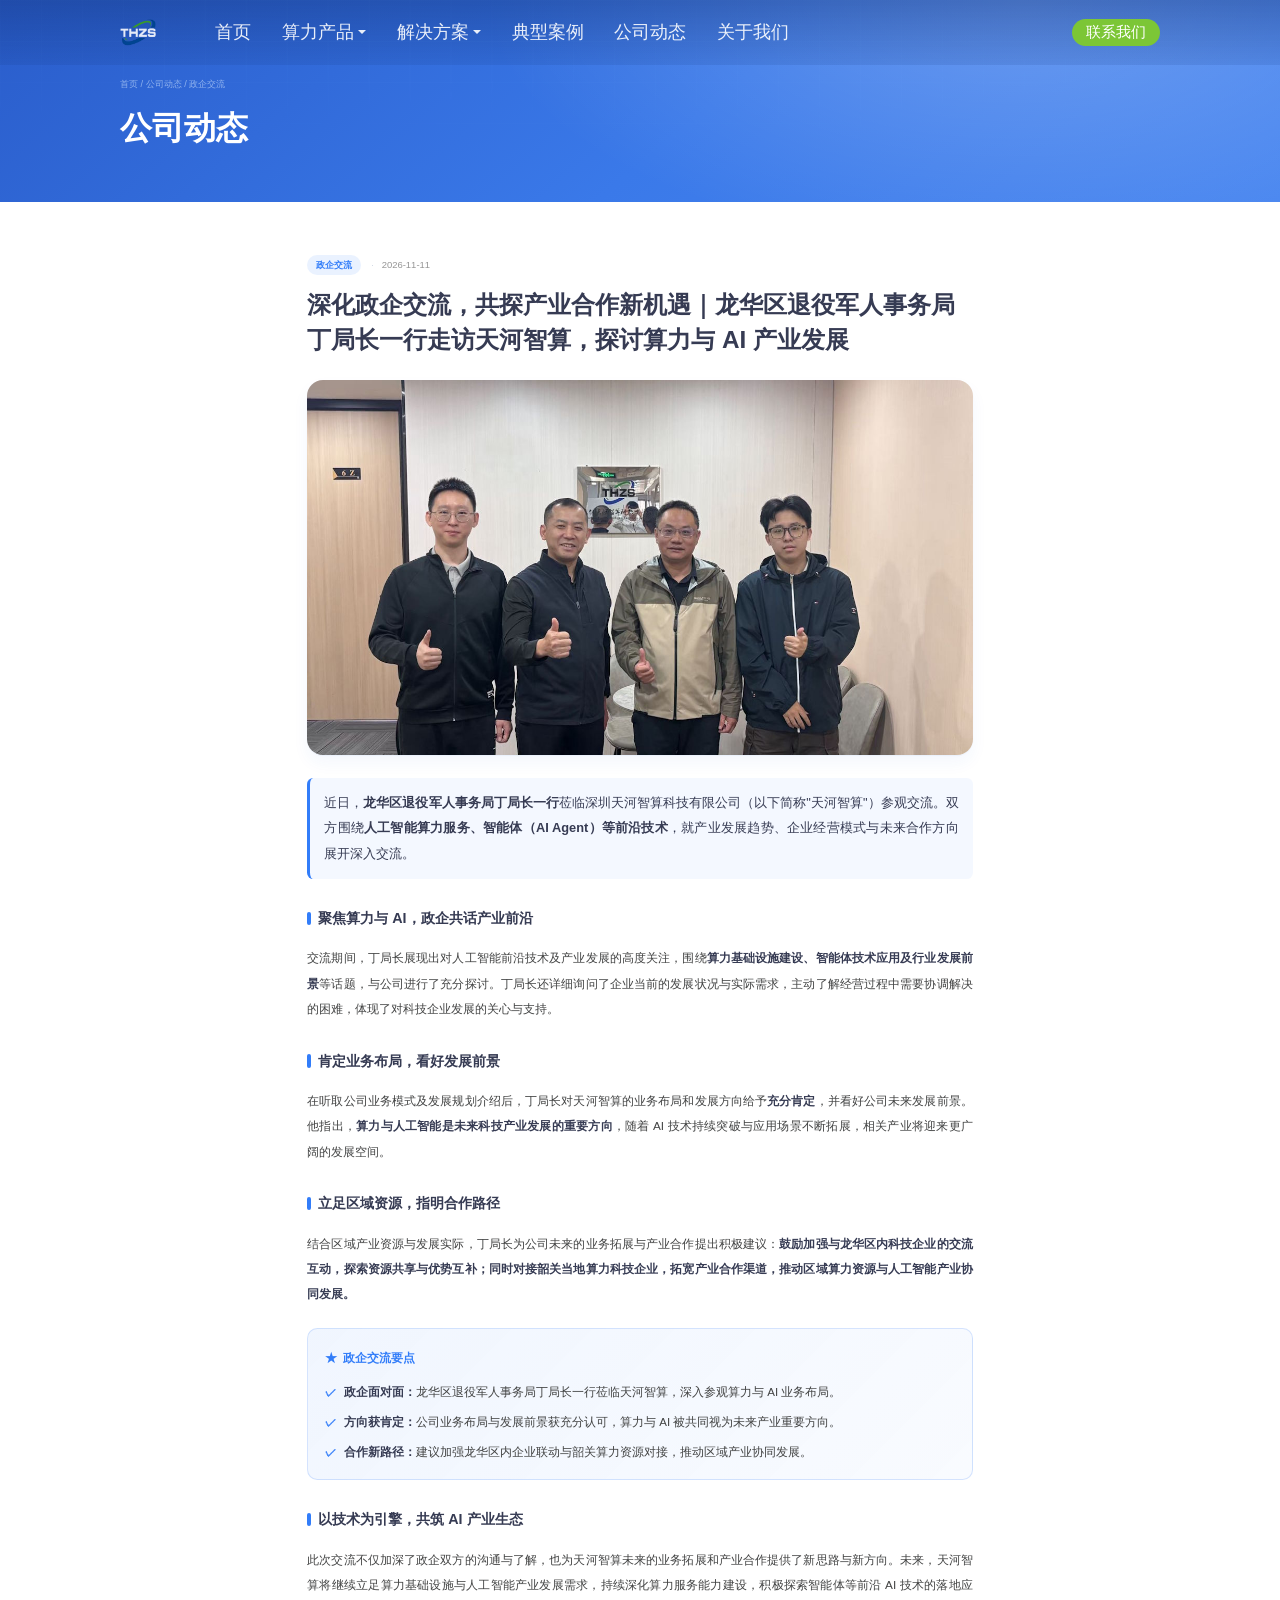
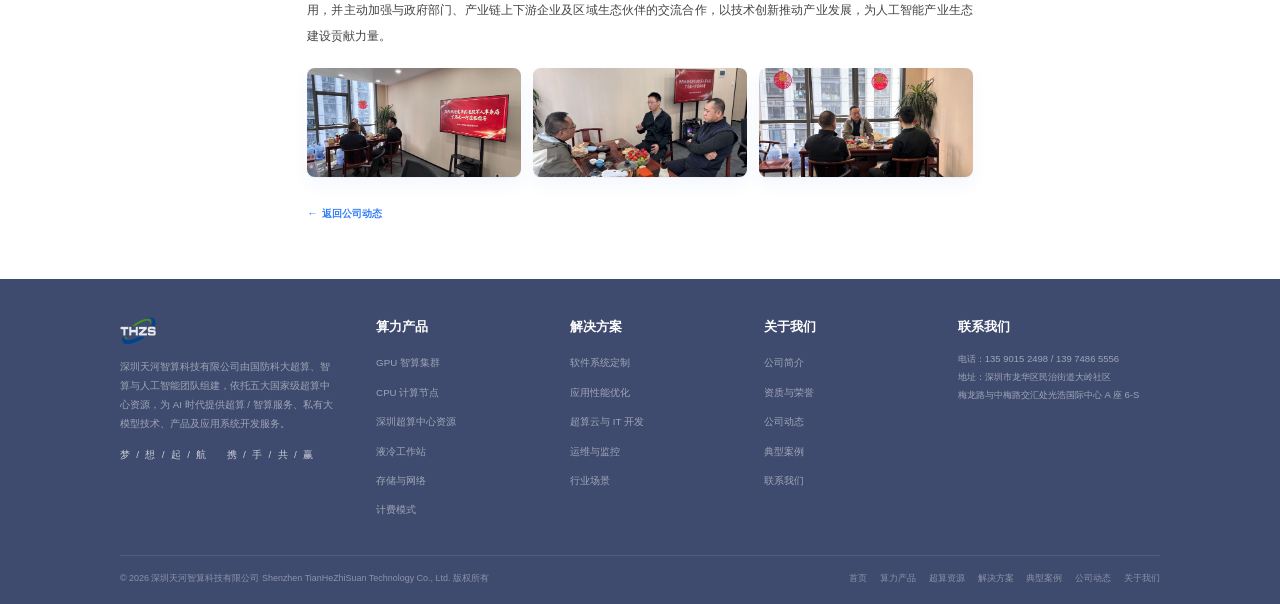
<file: news/news-1.html>
<!DOCTYPE html>
<html lang="zh-CN">

<head>
  <meta charset="utf-8">
  <meta name="viewport" content="width=device-width, initial-scale=1">
  <title>深化政企交流，共探产业合作新机遇｜龙华区退役军人事务局丁局长一行走访天河智算 — 公司动态</title>
  <meta name="description" content="龙华区退役军人事务局丁局长一行莅临深圳天河智算科技有限公司参观交流，深入了解人工智能算力服务、智能体（AI Agent）等前沿技术业务布局，探讨算力与 AI 产业发展。">
  <link rel="icon" href="../assets/img/logo.png">
  <link rel="stylesheet" href="../assets/css/style.css">
</head>

<body>

  <!-- ================= HEADER ================= -->
  <header class="header" id="header">
    <div class="w1560">
      <a href="../index.html" class="logo">
        <img class="logo-light" src="../assets/img/logo_white.png" alt="天河智算 THZS">
        <img class="logo-dark" src="../assets/img/logo.png" alt="天河智算 THZS">
      </a>

      <ul class="nav1">
        <li><a href="../index.html">首页</a></li>
        <li data-dropdown="product"><a href="../product.html">算力产品 <span class="dropdown-arrow"></span></a></li>
        <li data-dropdown="solution"><a href="../solution.html">解决方案 <span class="dropdown-arrow"></span></a></li>
        <li><a href="../cases.html">典型案例</a></li>
        <li><a href="../news.html">公司动态</a></li>
        <li><a href="../about.html">关于我们</a></li>
      </ul>

      <div class="header-actions">
        <a href="../about.html#contact" class="h_btn">联系我们</a>
        <button class="nav-toggle" aria-label="打开菜单"><span></span></button>
      </div>
    </div>

    <div class="product_down_bg" id="dropBg"></div>
    <div class="newsPown" id="productDown">
      <div class="w1560">
        <div class="pown_col" style="width:24vw">
          <div class="h1">算力产品</div>
          <a href="../product.html#gpu" class="pown_item">
            <div class="ico"><svg viewBox="0 0 24 24" fill="none" stroke="#327DF9" stroke-width="1.8">
                <rect x="3" y="5" width="18" height="14" rx="2" />
                <rect x="7" y="9" width="4" height="4" rx="1" />
                <rect x="13" y="9" width="4" height="4" rx="1" />
                <path d="M7 19v2M17 19v2M7 3v2M17 3v2" />
              </svg></div>
            <div class="txt"><b>GPU 智算集群</b><span>H100 / A800 / A100 / H20 / RTX 4090 · 5090</span></div>
          </a>
          <a href="../product.html#cpu" class="pown_item">
            <div class="ico"><svg viewBox="0 0 24 24" fill="none" stroke="#327DF9" stroke-width="1.8">
                <rect x="4" y="4" width="16" height="16" rx="2" />
                <path d="M9 9h6v6H9zM4 10h-2M4 14h-2M22 10h-2M22 14h-2M10 4v-2M14 4v-2M10 22v-2M14 22v-2" />
              </svg></div>
            <div class="txt"><b>CPU 计算节点</b><span>Platinum 8260 / 8358P 胖节点 · 按核时计费</span></div>
          </a>
          <a href="../supercomputing.html" class="pown_item">
            <div class="ico"><svg viewBox="0 0 24 24" fill="none" stroke="#327DF9" stroke-width="1.8">
                <path d="M12 3l8 4v6c0 4.5-3.4 7.8-8 9-4.6-1.2-8-4.5-8-9V7z" />
                <path d="M9 12l2 2 4-4" />
              </svg></div>
            <div class="txt"><b>深圳超算中心资源</b><span>灵晟 E 级国产超算 · x86 工业计算分区</span></div>
          </a>
          <a href="../product.html#storage" class="pown_item">
            <div class="ico"><svg viewBox="0 0 24 24" fill="none" stroke="#327DF9" stroke-width="1.8">
                <ellipse cx="12" cy="6" rx="8" ry="3" />
                <path d="M4 6v12c0 1.7 3.6 3 8 3s8-1.3 8-3V6" />
                <path d="M4 12c0 1.7 3.6 3 8 3s8-1.3 8-3" />
              </svg></div>
            <div class="txt"><b>存储与网络</b><span>Lustre / Zocean 并行存储 · RDMA 高速互联</span></div>
          </a>
        </div>

        <div class="pown_col" style="width:22vw">
          <div class="h1">按场景选型</div>
          <div class="pown_links">
            <a href="../solution.html#scene"><svg viewBox="0 0 16 16" fill="none" stroke="#327DF9" stroke-width="1.6">
                <circle cx="8" cy="8" r="6" />
                <path d="M8 2v12M2 8h12" />
              </svg>大模型训练与微调</a>
            <a href="../solution.html#scene"><svg viewBox="0 0 16 16" fill="none" stroke="#327DF9" stroke-width="1.6">
                <path d="M2 12l4-5 3 3 5-7" />
                <path d="M2 14h12" />
              </svg>科学计算与工程仿真</a>
            <a href="../solution.html#scene"><svg viewBox="0 0 16 16" fill="none" stroke="#327DF9" stroke-width="1.6">
                <rect x="2" y="3" width="12" height="10" rx="1.5" />
                <path d="M2 6h12" />
              </svg>三维渲染与数字创意</a>
            <a href="../solution.html#scene"><svg viewBox="0 0 16 16" fill="none" stroke="#327DF9" stroke-width="1.6">
                <path d="M8 2l6 3v4c0 4-3 6-6 7-6-3-6-5-6-7V5z" />
              </svg>国产化适配与性能优化</a>
          </div>
        </div>

        <div class="pown_col" style="width:16vw">
          <div class="h1">服务支持</div>
          <div class="pown_links">
            <a href="../product.html"><svg viewBox="0 0 16 16" fill="none" stroke="#327DF9" stroke-width="1.6">
                <path d="M3 3h10v10H3z" />
                <path d="M6 6h4M6 9h4" />
              </svg>算力产品清单</a>
            <a href="../solution.html"><svg viewBox="0 0 16 16" fill="none" stroke="#327DF9" stroke-width="1.6">
                <path d="M2 8h3l2-4 3 8 2-4h2" />
              </svg>技术服务明细</a>
            <a href="../about.html#cred"><svg viewBox="0 0 16 16" fill="none" stroke="#327DF9" stroke-width="1.6">
                <circle cx="8" cy="6" r="3.2" />
                <path d="M5.4 8.6L4 14l4-2 4 2-1.4-5.4" />
              </svg>资质与授权</a>
          </div>
        </div>

        <div class="pown_banner">
          <div class="k">COMPUTING POWER</div>
          <div class="t">19 款企业级算力规格<br>按卡时 / 核时精细计费</div>
          <a href="../product.html" class="btn">查看清单</a>
        </div>
      </div>
    </div>

    <div class="newsPown" id="solutionDown">
      <div class="w1560">
        <div class="pown_col" style="width:24vw">
          <div class="h1">解决方案</div>
          <a href="../solution.html#svc" class="pown_item">
            <div class="ico"><svg viewBox="0 0 24 24" fill="none" stroke="#327DF9" stroke-width="1.8">
                <path d="M4 7h16M4 12h10M4 17h13" />
                <circle cx="18" cy="12" r="2" />
              </svg></div>
            <div class="txt"><b>软件系统定制</b><span>量身定制技术框架，构建业务软件系统</span></div>
          </a>
          <a href="../solution.html#svc" class="pown_item">
            <div class="ico"><svg viewBox="0 0 24 24" fill="none" stroke="#327DF9" stroke-width="1.8">
                <path d="M13 2L3 14h8l-1 8 10-12h-7z" />
              </svg></div>
            <div class="txt"><b>应用性能优化</b><span>并行化算法设计与软件并行版本开发</span></div>
          </a>
          <a href="../solution.html#svc" class="pown_item">
            <div class="ico"><svg viewBox="0 0 24 24" fill="none" stroke="#327DF9" stroke-width="1.8">
                <path d="M6 17a4 4 0 010-8 5 5 0 019.5-1.5A4 4 0 0118 17z" />
                <path d="M12 13v6M9 16l3 3 3-3" />
              </svg></div>
            <div class="txt"><b>超算云与 IT 开发</b><span>云上完整 HPC 环境，前后台一体化开发</span></div>
          </a>
          <a href="../solution.html#svc" class="pown_item">
            <div class="ico"><svg viewBox="0 0 24 24" fill="none" stroke="#327DF9" stroke-width="1.8">
                <path d="M3 12h4l2-5 4 10 2-5h6" />
                <circle cx="12" cy="12" r="9" stroke-dasharray="2 3" />
              </svg></div>
            <div class="txt"><b>运维与监控</b><span>整机柜运维、作业监控、故障诊断与定位</span></div>
          </a>
        </div>

        <div class="pown_col" style="width:18vw">
          <div class="h1">技术服务</div>
          <div class="pown_links">
            <a href="../solution.html#svc"><svg viewBox="0 0 16 16" fill="none" stroke="#327DF9" stroke-width="1.6">
                <rect x="2.5" y="3" width="11" height="10" rx="1.5" />
                <path d="M5 7l2 2-2 2M9 11h2" />
              </svg>软件环境搭建</a>
            <a href="../solution.html#svc"><svg viewBox="0 0 16 16" fill="none" stroke="#327DF9" stroke-width="1.6">
                <path d="M2 11h3l2-5 3 8 2-3h2" />
              </svg>作业监控</a>
            <a href="../solution.html#svc"><svg viewBox="0 0 16 16" fill="none" stroke="#327DF9" stroke-width="1.6">
                <circle cx="7" cy="7" r="4" />
                <path d="M10 10l4 4" />
              </svg>运行问题排查</a>
            <a href="../solution.html#svc"><svg viewBox="0 0 16 16" fill="none" stroke="#327DF9" stroke-width="1.6">
                <path d="M3 13V6l5-3 5 3v7" />
                <path d="M6.5 13v-3h3V13" />
              </svg>定制化平台</a>
          </div>
        </div>

        <div class="pown_col" style="width:16vw">
          <div class="h1">服务流程</div>
          <div class="pown_links">
            <a href="../solution.html#flow"><svg viewBox="0 0 16 16" fill="none" stroke="#327DF9" stroke-width="1.6">
                <circle cx="3" cy="8" r="1.6" />
                <circle cx="8" cy="8" r="1.6" />
                <circle cx="13" cy="8" r="1.6" />
              </svg>需求沟通与方案</a>
            <a href="../solution.html#flow"><svg viewBox="0 0 16 16" fill="none" stroke="#327DF9" stroke-width="1.6">
                <path d="M3 13V3M3 13h10" />
                <path d="M3 10l4-4 3 3 3-4" />
              </svg>开通与环境迁移</a>
            <a href="../solution.html#flow"><svg viewBox="0 0 16 16" fill="none" stroke="#327DF9" stroke-width="1.6">
                <path d="M2 8a6 6 0 1112 0 6 6 0 01-12 0z" />
                <path d="M8 5v3l2 2" />
              </svg>运行与持续优化</a>
          </div>
        </div>

        <div class="pown_banner">
          <div class="k">FREE TRIAL</div>
          <div class="t">免费试用账号<br>与一对一技术咨询</div>
          <a href="tel:15371045775" class="btn">申请试用</a>
        </div>
      </div>
    </div>
  </header>

  <div class="mobile-menu" id="mobileMenu">
    <button class="mm-close" aria-label="关闭">×</button>
    <a href="../index.html">首页 <span>HOME</span></a>
    <a href="../product.html">算力产品 <span>PRODUCTS</span></a>
    <a href="../supercomputing.html">深圳超算中心资源 <span>SZSC</span></a>
    <a href="../solution.html">解决方案 <span>SOLUTIONS</span></a>
    <a href="../cases.html">典型案例 <span>CASES</span></a>
    <a href="../news.html">公司动态 <span>NEWS</span></a>
    <a href="../about.html">关于我们 <span>ABOUT</span></a>
    <a href="../about.html#contact">联系我们 <span>CONTACT</span></a>
    <div class="mm-foot">
      <a href="tel:13590152498" class="btn blue" style="justify-content:center">获取算力报价</a>
    </div>
  </div>

  <!-- ================= PAGE HERO ================= -->
  <section class="page-hero">
    <div class="w1560">
      <div class="crumb"><a href="../index.html">首页</a> / <a href="../news.html">公司动态</a> / 政企交流</div>
      <h1>公司动态</h1>
    </div>
  </section>

  <!-- ================= 详情 ================= -->
  <section class="section">
    <div class="w1560">
      <article class="article reveal">
        <div class="article-head">
          <div class="article-meta">
            <span class="tag">政企交流</span>
            <span class="date">2026-11-11</span>
          </div>
          <h2 class="article-title">深化政企交流，共探产业合作新机遇｜龙华区退役军人事务局丁局长一行走访天河智算，探讨算力与 AI 产业发展</h2>
        </div>

        <div class="article-cover">
          <img src="assets/2026-11-11/20261111152226_60_296.jpg"
            alt="龙华区退役军人事务局丁局长一行莅临天河智算参观交流">
        </div>

        <div class="article-body">
          <p class="article-lead">近日，<strong>龙华区退役军人事务局丁局长一行</strong>莅临深圳天河智算科技有限公司（以下简称"天河智算"）参观交流。双方围绕<strong>人工智能算力服务、智能体（AI Agent）等前沿技术</strong>，就产业发展趋势、企业经营模式与未来合作方向展开深入交流。</p>

          <h3 class="article-subtitle">聚焦算力与 AI，政企共话产业前沿</h3>
          <p>交流期间，丁局长展现出对人工智能前沿技术及产业发展的高度关注，围绕<strong>算力基础设施建设、智能体技术应用及行业发展前景</strong>等话题，与公司进行了充分探讨。丁局长还详细询问了企业当前的发展状况与实际需求，主动了解经营过程中需要协调解决的困难，体现了对科技企业发展的关心与支持。</p>

          <h3 class="article-subtitle">肯定业务布局，看好发展前景</h3>
          <p>在听取公司业务模式及发展规划介绍后，丁局长对天河智算的业务布局和发展方向给予<strong>充分肯定</strong>，并看好公司未来发展前景。他指出，<strong>算力与人工智能是未来科技产业发展的重要方向</strong>，随着 AI 技术持续突破与应用场景不断拓展，相关产业将迎来更广阔的发展空间。</p>

          <h3 class="article-subtitle">立足区域资源，指明合作路径</h3>
          <p>结合区域产业资源与发展实际，丁局长为公司未来的业务拓展与产业合作提出积极建议：<strong>鼓励加强与龙华区内科技企业的交流互动，探索资源共享与优势互补；同时对接韶关当地算力科技企业，拓宽产业合作渠道，推动区域算力资源与人工智能产业协同发展。</strong></p>

          <div class="article-keypoints">
            <div class="kp-title">政企交流要点</div>
            <ul>
              <li><strong>政企面对面：</strong>龙华区退役军人事务局丁局长一行莅临天河智算，深入参观算力与 AI 业务布局。</li>
              <li><strong>方向获肯定：</strong>公司业务布局与发展前景获充分认可，算力与 AI 被共同视为未来产业重要方向。</li>
              <li><strong>合作新路径：</strong>建议加强龙华区内企业联动与韶关算力资源对接，推动区域产业协同发展。</li>
            </ul>
          </div>

          <h3 class="article-subtitle">以技术为引擎，共筑 AI 产业生态</h3>
          <p>此次交流不仅加深了政企双方的沟通与了解，也为天河智算未来的业务拓展和产业合作提供了新思路与新方向。未来，天河智算将继续立足算力基础设施与人工智能产业发展需求，持续深化算力服务能力建设，积极探索智能体等前沿 AI 技术的落地应用，并主动加强与政府部门、产业链上下游企业及区域生态伙伴的交流合作，以技术创新推动产业发展，为人工智能产业生态建设贡献力量。</p>

          <div class="article-gallery">
            <figure><img src="assets/2026-11-11/20261111152256_62_296.jpg" alt="交流现场合影" data-lightbox="news-1-gallery" data-caption="交流现场合影"></figure>
            <figure><img src="assets/2026-11-11/20261111152241_61_296.jpg" alt="座谈交流现场" data-lightbox="news-1-gallery" data-caption="座谈交流现场"></figure>
            <figure><img src="assets/2026-11-11/20261111152303_63_296.jpg" alt="茶叙交流现场" data-lightbox="news-1-gallery" data-caption="茶叙交流现场"></figure>
          </div>

          <a class="article-back" href="../news.html">返回公司动态</a>
        </div>
      </article>
    </div>
  </section>

  <!-- ================= FOOTER ================= -->
  <footer class="footer">
    <div class="w1560">
      <div class="footer-top">
        <div class="footer-brand">
          <div class="fl"><img src="../assets/img/logo_white.png" alt="天河智算"></div>
          <p>深圳天河智算科技有限公司由国防科大超算、智算与人工智能团队组建，依托五大国家级超算中心资源，为 AI 时代提供超算 / 智算服务、私有大模型技术、产品及应用系统开发服务。</p>
          <div class="slogan">梦 / 想 / 起 / 航 &nbsp;&nbsp; 携 / 手 / 共 / 赢</div>
        </div>

        <div class="footer-col">
          <h4>算力产品</h4>
          <ul>
            <li><a href="../product.html#gpu">GPU 智算集群</a></li>
            <li><a href="../product.html#cpu">CPU 计算节点</a></li>
            <li><a href="../supercomputing.html">深圳超算中心资源</a></li>
            <li><a href="../product.html#ws">液冷工作站</a></li>
            <li><a href="../product.html#storage">存储与网络</a></li>
            <li><a href="../product.html#billing">计费模式</a></li>
          </ul>
        </div>

        <div class="footer-col">
          <h4>解决方案</h4>
          <ul>
            <li><a href="../solution.html#svc">软件系统定制</a></li>
            <li><a href="../solution.html#svc">应用性能优化</a></li>
            <li><a href="../solution.html#svc">超算云与 IT 开发</a></li>
            <li><a href="../solution.html#svc">运维与监控</a></li>
            <li><a href="../solution.html#scene">行业场景</a></li>
          </ul>
        </div>

        <div class="footer-col">
          <h4>关于我们</h4>
          <ul>
            <li><a href="../about.html">公司简介</a></li>
            <li><a href="../about.html#cred">资质与荣誉</a></li>
            <li><a href="../news.html">公司动态</a></li>
            <li><a href="../cases.html">典型案例</a></li>
            <li><a href="../about.html#contact">联系我们</a></li>
          </ul>
        </div>

        <div class="footer-col" style="flex:1.3">
          <h4>联系我们</h4>
          <div class="fs">
            电话：135 9015 2498 / 139 7486 5556<br>
            地址：深圳市龙华区民治街道大岭社区<br>
            梅龙路与中梅路交汇处光浩国际中心 A 座 6-S
          </div>
        </div>
      </div>

      <div class="footer-bottom">
        <span>© 2026 深圳天河智算科技有限公司 Shenzhen TianHeZhiSuan Technology Co., Ltd. 版权所有</span>
        <div class="links">
          <a href="../index.html">首页</a>
          <a href="../product.html">算力产品</a>
          <a href="../supercomputing.html">超算资源</a>
          <a href="../solution.html">解决方案</a>
          <a href="../cases.html">典型案例</a>
          <a href="../news.html">公司动态</a>
          <a href="../about.html">关于我们</a>
        </div>
      </div>
    </div>
  </footer>

  <script src="../assets/js/main.js"></script>
  <script src="../assets/js/lightbox.js"></script>
  <script>
var _hmt = _hmt || [];
(function() {
var hm = document.createElement("script");
hm.src = "https://hm.baidu.com/hm.js?6cad0ea2216f7985fd258752b41c3a1e";
var s = document.getElementsByTagName("script")[0];
s.parentNode.insertBefore(hm, s);
})();
</script>
</body>

</html>
</file>
<file: assets/css/style.css>
/* ============================================================
   深圳天河智算科技有限公司 — 官方网站样式
   设计语言：smardaten-bootstrap-design（企业级科技感）
   ============================================================ */

/* ---------- 0. Reset ---------- */
*, *::before, *::after { box-sizing: border-box; margin: 0; padding: 0; }
html { -webkit-text-size-adjust: 100%; }
body { min-height: 100vh; }
a { text-decoration: none; color: inherit; }
ul, li { list-style: none; }
img { max-width: 100%; display: block; border: 0; }
button { font: inherit; color: inherit; background: none; border: 0; cursor: pointer; }
table { border-collapse: collapse; width: 100%; }

/* ---------- 1. Design tokens ---------- */
:root {
  /* Brand */
  --sd-primary: #327DF9;
  --sd-primary-alt: #1979ff;
  --sd-primary-dark: #1770FE;
  --sd-secondary-green: #7CC636;
  --sd-secondary-orange: #FFA526;
  --sd-accent-orange: #FF9046;

  /* Text */
  --sd-text-primary: #363B53;
  --sd-text-body: #424343;
  --sd-text-muted: #959595;
  --sd-text-white: #FFFFFF;

  /* Background */
  --sd-bg-white: #FFFFFF;
  --sd-bg-light: #F0F3F5;
  --sd-bg-footer: #3F4B6E;
  --sd-bg-glass: rgba(255, 255, 255, 0.8);
  --sd-bg-deep: #2E63D6;

  /* Shadow */
  --sd-shadow-card: 0px 1px 1px rgba(37, 102, 210, 0.05), 0px 8px 16px rgba(37, 102, 210, 0.05);
  --sd-shadow-hover: 0px 0px 40px rgba(37, 102, 210, 0.1);
  --sd-shadow-glass: 0 0.729rem 1.146rem rgba(50, 125, 249, 0.15);

  /* Radius */
  --sd-radius-card: 16px;
  --sd-radius-btn: 20px;
  --sd-radius-sm: 8px;

  /* Transition */
  --sd-transition: all 0.5s;
  --sd-transition-fast: all 0.3s;
  --sd-transition-ease: all 0.4s ease;

  /* Layout */
  --sd-container: 81.25vw;
}

/* ---------- 2. Typography ---------- */
html { font-size: calc(100vw / 100); }

body {
  font-family: -apple-system, BlinkMacSystemFont, "PingFang SC", "Microsoft YaHei",
               "Segoe UI", "Hiragino Sans GB", "Helvetica Neue", Arial, sans-serif;
  color: #1f1f1f;
  font-size: 14px;
  line-height: 1.6;
  background: #fff;
  -webkit-font-smoothing: antialiased;
  overflow-x: hidden;
}

/* px utilities */
.f_12 { font-size: 12px; }  .f_14 { font-size: 14px; }  .f_16 { font-size: 16px; }
.f_18 { font-size: 18px; }  .f_20 { font-size: 20px; }  .f_24 { font-size: 24px; }
.f_32 { font-size: 32px; }  .f_48 { font-size: 48px; }

/* ---------- 3. Layout ---------- */
.w1560 { width: var(--sd-container); margin: 0 auto; }
.section { padding: 4.167rem 0; position: relative; }
.section.light { background: var(--sd-bg-light); }
.section.tight { padding: 2.6rem 0; }
.sec-head { text-align: center; margin-bottom: 2.6rem; }
.sec-eyebrow {
  display: inline-flex; align-items: center; gap: .4rem;
  font-size: .75rem; letter-spacing: .18em; text-transform: uppercase;
  color: var(--sd-primary); font-weight: 600; margin-bottom: .8rem;
}
.sec-eyebrow::before, .sec-eyebrow::after {
  content: ""; width: 1.6rem; height: 1px; background: rgba(50,125,249,.45);
}
.title {
  width: fit-content; margin: 0 auto; position: relative; margin-bottom: 1.9rem;
}
.title::after {
  content: ""; position: absolute; z-index: 1; left: 50%; transform: translateX(-50%);
  height: .729rem; bottom: 0; width: 60%; background-color: var(--sd-primary);
}
.title span {
  position: relative; z-index: 2; font-weight: 600; color: var(--sd-text-primary);
  font-size: 2.188rem; line-height: 1.35;
}
.sec-desc {
  max-width: 46rem; margin: 0 auto; color: var(--sd-text-muted);
  font-size: .9rem; line-height: 1.9;
}

/* ---------- 4. Buttons / chips ---------- */
.btn {
  width: fit-content; min-width: 7.292rem; height: 2.083rem;
  border-radius: 2.083rem; border: 1px solid var(--sd-primary);
  display: inline-flex; align-items: center; justify-content: center; gap: .4rem;
  padding: 0 1.042rem; font-size: .833rem; font-weight: 600;
  color: var(--sd-primary); cursor: pointer; transition: var(--sd-transition-ease);
}
.btn:hover { background-color: var(--sd-primary); color: #fff; }
.btn.blue { background-color: var(--sd-primary); color: #fff; border-color: var(--sd-primary); }
.btn.blue:hover { background-color: #1c68e0; border-color: #1c68e0; }
.btn.green { background-color: var(--sd-secondary-green); color: #fff; border-color: var(--sd-secondary-green); }
.btn.green:hover { background-color: #6bb02c; border-color: #6bb02c; }
.btn.ghost-light { border-color: rgba(255,255,255,.55); color: #fff; }
.btn.ghost-light:hover { background: #fff; color: var(--sd-primary); border-color: #fff; }
.hero .btn.blue, .cta .btn.blue { background-color: var(--sd-secondary-green); border-color: var(--sd-secondary-green); box-shadow: 0 6px 18px rgba(124,198,54,.32); }
.hero .btn.blue:hover, .cta .btn.blue:hover { background-color: #6BB02C; border-color: #6BB02C; }
.btn.sm { min-width: 5.6rem; height: 1.7rem; font-size: .72rem; }

.chip {
  display: inline-flex; align-items: center; gap: .3rem;
  height: 1.5rem; padding: 0 .62rem; border-radius: 1.5rem;
  background: rgba(50,125,249,.1); color: var(--sd-primary);
  font-size: .68rem; font-weight: 500; white-space: nowrap;
}
.chip.green { background: rgba(124,198,54,.12); color: #5d9c1f; }
.chip.orange { background: rgba(255,165,38,.14); color: #d9820b; }
.chip.grey { background: rgba(54,59,83,.07); color: var(--sd-text-primary); }

/* ---------- 5. Header ---------- */
.header {
  position: fixed; left: 0; top: 0; width: 100%; z-index: 200;
  background: linear-gradient(180deg, rgba(19,52,124,.42), rgba(19,52,124,.12)); transition: var(--sd-transition); padding: 18px 0;
}
.header.on {
  background: #fff; padding: 12px 0;
  box-shadow: 0 4px 24px rgba(37,102,210,.08);
}
.header .w1560 { display: flex; align-items: center; justify-content: flex-start; position: relative; }
.logo { display: flex; align-items: center; gap: .6rem; flex-shrink: 0; }
.logo img { height: 2.15rem; width: auto; transition: var(--sd-transition); }
.logo .logo-dark { display: none; }
.header.on .logo .logo-light { display: none; }
.header.on .logo .logo-dark { display: block; }
.logo-txt { display: none; }

.nav1 { display: flex; align-items: center; margin-left: 3.2vw; margin-right: auto; }
.nav1 > li { position: relative; }
/* 隐形过渡带：把导航项与下方下拉面板之间的空隙并入悬停区域 */
.nav1 > li[data-dropdown]::after {
  content: ""; position: absolute; left: 0; right: 0; top: 100%; height: 32px;
  display: none;
}
.nav1 > li[data-dropdown]:hover::after { display: block; }
.nav1 > li > a {
  display: inline-flex; align-items: center; color: #fff; font-size: 18px; font-weight: 400;
  padding: 0 1.2vw; opacity: .9; transition: var(--sd-transition);
}
.header.on .nav1 > li > a { color: var(--sd-text-primary); }
.nav1 > li > a:hover, .nav1 > li.on > a { opacity: 1; font-weight: 600; }
.header-actions { display: flex; align-items: center; gap: .6rem; }
.h_btn {
  display: inline-flex; align-items: center; justify-content: center;
  height: 2.14rem; padding: 0 1.1rem; border-radius: 1.07rem;
  background-color: var(--sd-secondary-green); color: #fff;
  font-size: 15px; transition: var(--sd-transition); white-space: nowrap;
}
.h_btn:hover { transform: translateY(-1px); box-shadow: 0 6px 18px rgba(124,198,54,.35); }
.h_btn.blue { background-color: var(--sd-primary); }
.h_btn.blue:hover { box-shadow: 0 6px 18px rgba(50,125,249,.35); }

.dropdown-arrow {
  display: inline-block; width: 0; height: 0; margin-left: .34rem; vertical-align: middle;
  border-left: 4px solid transparent; border-right: 4px solid transparent;
  border-top: 4px solid currentColor; transition: all .3s;
}
.nav1 > li:hover .dropdown-arrow { transform: rotate(180deg); }

/* Dropdown */
.newsPown {
  position: absolute; left: 0; top: 100%; width: 100vw; background-color: #fff; z-index: 1;
  padding: 2.2vw 0 2.6vw; display: none;
  box-shadow: 0 18px 40px rgba(20,40,80,.10); border-top: 1px solid rgba(37,102,210,.08);
}
.newsPown.show { display: block; }
.newsPown .w1560 { display: flex; align-items: stretch; gap: 0; }
.newsPown .pown_head { display: flex; align-items: flex-start; gap: 1rem; }
.pown_col { padding: 0 1.4vw; }
.pown_col:first-child { padding-left: 0; }
.pown_col + .pown_col { border-left: 1px dashed #d8dbe3; }
.pown_col .h1 { font-weight: 600; color: var(--sd-text-primary); font-size: 17px; margin-bottom: 1rem; }
.pown_col .sub { color: var(--sd-text-muted); font-size: .72rem; margin-top: -.6rem; margin-bottom: 1rem; }
.pown_item {
  display: flex; align-items: flex-start; gap: .7rem; padding: .7rem .8rem; border-radius: .5rem;
  transition: var(--sd-transition-fast);
}
.pown_item:hover { background-color: #F5F9FE; }
.pown_item .ico {
  width: 1.9rem; height: 1.9rem; border-radius: .45rem; flex-shrink: 0;
  background: linear-gradient(135deg, rgba(50,125,249,.14), rgba(50,125,249,.05));
  display: flex; align-items: center; justify-content: center;
}
.pown_item .ico svg { width: .95rem; height: .95rem; }
.pown_item .txt b { display: block; font-size: 15px; font-weight: 600; color: #000; margin-bottom: .12rem; transition: var(--sd-transition-fast); }
.pown_item:hover .txt b { color: var(--sd-primary); }
.pown_item .txt span { font-size: .72rem; color: var(--sd-text-muted); }
.pown_links a {
  display: flex; align-items: center; gap: .5rem; padding: .62rem .7rem; border-radius: .4rem;
  font-size: 14px; color: var(--sd-text-primary); transition: var(--sd-transition-ease);
}
.pown_links a:hover { background: #f2f6fb; color: var(--sd-primary); }
.pown_links a svg { width: 1rem; height: 1rem; flex-shrink: 0; }
.pown_banner {
  margin-left: auto; width: 17vw; flex-shrink: 0; border-radius: .8rem; overflow: hidden;
  background: linear-gradient(140deg, #13315C, #327DF9); padding: 1.4rem 1.2rem;
  display: flex; flex-direction: column; justify-content: space-between;
  color: #fff;
}
.pown_banner .k { font-size: .68rem; letter-spacing: .12em; opacity: .75; }
.pown_banner .t { font-size: 1.05rem; font-weight: 600; line-height: 1.45; margin: .5rem 0 .8rem; }
.pown_banner .btn { min-width: auto; height: 1.7rem; font-size: .7rem; border-color: rgba(255,255,255,.6); color: #fff; }
.pown_banner .btn:hover { background: #fff; color: var(--sd-primary); }
.product_down_bg {
  position: fixed; top: 0; left: 0; width: 100vw; height: 100vh;
  background-color: rgba(38,51,67,.2); z-index: -1; display: none;
}
.product_down_bg.show { display: block; }

/* Mobile nav trigger */
.nav-toggle { display: none; width: 2.2rem; height: 2.2rem; align-items: center; justify-content: center; }
.nav-toggle span { display: block; width: 1.3rem; height: 2px; background: #fff; position: relative; }
.nav-toggle span::before, .nav-toggle span::after {
  content: ""; position: absolute; left: 0; width: 100%; height: 2px; background: #fff;
}
.nav-toggle span::before { top: -6px; } .nav-toggle span::after { top: 6px; }
.header.on .nav-toggle span, .header.on .nav-toggle span::before, .header.on .nav-toggle span::after { background: var(--sd-text-primary); }

/* ---------- 6. Hero ---------- */
.hero {
  position: relative; overflow: hidden; padding: 9.2rem 0 4.6rem;
  background:
    radial-gradient(1200px 620px at 82% 8%, rgba(255,255,255,.20), transparent 62%),
    radial-gradient(900px 560px at 8% 88%, rgba(120,205,255,.24), transparent 60%),
    linear-gradient(150deg, #2A5DCB 0%, #3470DE 40%, #4A87F0 74%, #2C60CD 100%);
  color: #fff;
}
.hero::before {
  content: ""; position: absolute; inset: 0; z-index: 0; opacity: .5;
  background-image:
    linear-gradient(rgba(120,180,255,.10) 1px, transparent 1px),
    linear-gradient(90deg, rgba(120,180,255,.10) 1px, transparent 1px);
  background-size: 3.2rem 3.2rem, 3.2rem 3.2rem;
  -webkit-mask-image: radial-gradient(120% 90% at 50% 20%, #000 20%, transparent 78%);
  mask-image: radial-gradient(120% 90% at 50% 20%, #000 20%, transparent 78%);
}
.hero::after {
  content: ""; position: absolute; right: -12vw; top: -10vw; width: 46vw; height: 46vw; z-index: 0;
  border-radius: 50%; border: 1px solid rgba(120,180,255,.18);
  box-shadow: inset 0 0 8vw rgba(50,125,249,.20);
}
.hero .w1560 { position: relative; z-index: 2; }
.hero-grid { display: flex; align-items: center; gap: 2.2rem; }
.hero-left { width: 56%; }
.hero-right { flex: 1; }
.hero-eyebrow {
  display: inline-flex; align-items: center; gap: .5rem; margin-bottom: 1.15rem;
  padding: .38rem .8rem; border-radius: 2rem; border: 1px solid rgba(255,255,255,.45);
  background: rgba(255,255,255,.16); font-size: .72rem; letter-spacing: .04em; color: #fff;
}
.hero-eyebrow i {
  width: .42rem; height: .42rem; border-radius: 50%; background: #7CC636; box-shadow: 0 0 0 4px rgba(124,198,54,.18);
}
.hero h1 {
  font-size: 3.15rem; line-height: 1.32; font-weight: 700; letter-spacing: .01em; margin-bottom: 1.15rem;
}
.hero h1 em {
  font-style: normal;
  background: linear-gradient(100deg, #8FC4FF 10%, #FFFFFF 45%, #6FD6FF 90%);
  -webkit-background-clip: text; background-clip: text; -webkit-text-fill-color: transparent;
}
.hero-sub { font-size: .95rem; line-height: 2; color: rgba(255,255,255,.88); max-width: 36rem; margin-bottom: 1.8rem; }
.hero-sub strong { color: #fff; font-weight: 600; }
.hero-actions { display: flex; gap: .85rem; align-items: center; flex-wrap: wrap; }
.hero-meta { display: flex; gap: 2rem; margin-top: 2.2rem; flex-wrap: wrap; }
.hero-meta li { color: rgba(255,255,255,.82); font-size: .78rem; }
.hero-meta li b { display: block; font-size: 1.5rem; color: #fff; font-weight: 600; line-height: 1.2; }
.hero-meta li b small { font-size: .7rem; font-weight: 400; color: rgba(255,255,255,.82); margin-left: .2rem; }

/* Hero glass panel */
.res-panel {
  background: rgba(255,255,255,.10);
  border: 1px solid rgba(255,255,255,.22);
  border-radius: .8rem;
  -webkit-backdrop-filter: blur(14px); backdrop-filter: blur(14px);
  box-shadow: 0 1rem 2.4rem rgba(21,60,140,.28);
  padding: 1.3rem 1.3rem 1.1rem;
}
.res-panel .rp-head { display: flex; align-items: center; justify-content: space-between; margin-bottom: 1rem; }
.res-panel .rp-head h3 { font-size: 1.02rem; font-weight: 600; }
.res-panel .rp-head span { font-size: .66rem; color: rgba(255,255,255,.78); }
.res-row {
  display: flex; align-items: center; justify-content: space-between; gap: .8rem;
  padding: .78rem .5rem; border-bottom: 1px dashed rgba(255,255,255,.14);
}
.res-row:last-of-type { border-bottom: 0; }
.res-row .n { font-size: .82rem; font-weight: 600; }
.res-row .n small { display: block; font-weight: 400; font-size: .66rem; color: rgba(255,255,255,.76); margin-top: .15rem; }
.res-row .tag2 {
  font-size: .64rem; padding: .18rem .5rem; border-radius: 1rem;
  border: 1px solid rgba(255,255,255,.38); color: #fff; white-space: nowrap;
}
.res-panel .rp-foot {
  margin-top: .9rem; padding-top: .85rem; border-top: 1px solid rgba(255,255,255,.14);
  display: flex; align-items: center; justify-content: space-between; font-size: .68rem; color: rgba(255,255,255,.8);
}
.res-panel .rp-foot a { color: #DCEBFF; font-weight: 600; }

/* Floating decor nodes */
.orb { position: absolute; border-radius: 50%; filter: blur(2px); pointer-events: none; z-index: 1; }
.orb.a { width: .55rem; height: .55rem; left: 8%; top: 28%; background: #7CC636; box-shadow: 0 0 1rem #7CC636; }
.orb.b { width: .4rem; height: .4rem; left: 46%; top: 18%; background: #56A8FF; box-shadow: 0 0 1rem #327DF9; }
.orb.c { width: .7rem; height: .7rem; right: 6%; bottom: 22%; background: #56A8FF; box-shadow: 0 0 1.2rem #327DF9; }

/* ---------- 7. Stat strip ---------- */
.stat-strip { position: relative; z-index: 5; margin-top: -3.594rem; }
.stat-strip .list-row { display: flex; gap: .833rem; }
.stat-card {
  flex: 1; min-width: 0; background: rgba(255,255,255,.86);
  border: 2px solid #fff; box-shadow: var(--sd-shadow-glass);
  -webkit-backdrop-filter: blur(1.146rem); backdrop-filter: blur(1.146rem);
  border-radius: .5rem; padding: 1.1rem 1.4rem;
  transition: var(--sd-transition-ease);
}
.stat-card:hover { transform: translateY(-6px); border-color: var(--sd-primary); }
.stat-card .num { font-size: 2.3rem; font-weight: 600; color: var(--sd-primary); line-height: 1.15; white-space: nowrap; }
.stat-card .num small { font-size: .72rem; font-weight: 400; color: var(--sd-text-muted); margin-left: .3rem; }
.stat-card .lbl { font-size: .8rem; color: var(--sd-text-primary); font-weight: 600; margin-top: .3rem; }
.stat-card .note { font-size: .68rem; color: var(--sd-text-muted); margin-top: .12rem; }

/* ---------- 8. Cards ---------- */
.grid-3 { display: flex; flex-wrap: wrap; align-items: stretch; gap: 2.083rem; }
.grid-3 > * { width: calc((100% - 2.083rem * 2) / 3 - 1px); }
.grid-2 { display: flex; flex-wrap: wrap; align-items: stretch; gap: 1.6rem; }
.grid-2 > * { width: calc((100% - 1.6rem) / 2 - 1px); }
.grid-4 { display: flex; flex-wrap: wrap; align-items: stretch; gap: 1.25rem; }
.grid-4 > * { width: calc((100% - 1.25rem * 3) / 4 - 1px); }

.card {
  background: #fff; border-radius: var(--sd-radius-card); overflow: hidden;
  box-shadow: var(--sd-shadow-card); transition: var(--sd-transition);
  border: 1px solid rgba(37,102,210,.06);
}
.card:hover { box-shadow: var(--sd-shadow-hover); transform: translateY(-6px); }

.adv-card { padding: 1.8rem 1.7rem; height: auto; position: relative; }
.adv-card .num-mark {
  position: absolute; right: 1.2rem; top: .7rem; font-size: 2.6rem; font-weight: 700;
  color: rgba(50,125,249,.08); line-height: 1;
}
.adv-card .icon-box {
  width: 3.1rem; height: 3.1rem; border-radius: .7rem; margin-bottom: 1.1rem;
  background: linear-gradient(135deg, #327DF9, #1979ff);
  display: flex; align-items: center; justify-content: center;
  box-shadow: 0 8px 18px rgba(50,125,249,.28);
  transition: var(--sd-transition-ease);
}
.adv-card:hover .icon-box { transform: translateY(-3px) rotate(-4deg); }
.adv-card .icon-box svg { width: 1.5rem; height: 1.5rem; }
.adv-card h3 { font-size: 1.25rem; font-weight: 600; color: var(--sd-text-primary); margin-bottom: .6rem; }
.adv-card p { font-size: .82rem; line-height: 1.95; color: var(--sd-text-body); }
.adv-card .tags { display: flex; gap: .4rem; flex-wrap: wrap; margin-top: 1rem; }

/* Service cards */
.svc-card { padding: 1.5rem 1.4rem; height: auto; display: flex; flex-direction: column; }
.svc-card .top { display: flex; align-items: center; gap: .6rem; margin-bottom: .7rem; }
.svc-card .top .ico-sm {
  width: 2.2rem; height: 2.2rem; border-radius: .5rem; flex-shrink: 0;
  background: rgba(50,125,249,.08); display: flex; align-items: center; justify-content: center;
}
.svc-card .top .ico-sm svg { width: 1.05rem; height: 1.05rem; }
.svc-card h3 { font-size: 1.02rem; font-weight: 600; color: var(--sd-text-primary); }
.svc-card p { font-size: .78rem; line-height: 1.85; color: var(--sd-text-muted); flex: 1; }
.svc-card .price {
  margin-top: 1rem; padding-top: .8rem; border-top: 1px dashed rgba(0,0,0,.1);
  display: flex; align-items: center; justify-content: space-between;
}
.svc-card .price em { font-style: normal; color: var(--sd-secondary-orange); font-weight: 600; font-size: .82rem; }
.svc-card .price span { font-size: .66rem; color: var(--sd-text-muted); }

/* Product cards */
.prod-card { padding: 1.5rem 1.45rem; height: auto; display: flex; flex-direction: column; position: relative; overflow: hidden; }
.prod-card::before {
  content: ""; position: absolute; left: 0; top: 0; width: 100%; height: 3px;
  background: linear-gradient(90deg, var(--sd-primary), #6FD6FF);
  transform: scaleX(0); transform-origin: left; transition: var(--sd-transition-ease);
}
.prod-card:hover::before { transform: scaleX(1); }
.prod-card .kind { font-size: .66rem; letter-spacing: .12em; color: var(--sd-primary); font-weight: 600; margin-bottom: .5rem; }
.prod-card h3 { font-size: 1.2rem; font-weight: 600; color: var(--sd-text-primary); margin-bottom: .2rem; }
.prod-card .sub { font-size: .72rem; color: var(--sd-text-muted); margin-bottom: 1rem; }
.prod-card .spec { display: grid; gap: .42rem; flex: 1; }
.prod-card .spec li { display: flex; gap: .45rem; font-size: .75rem; color: var(--sd-text-body); line-height: 1.7; }
.prod-card .spec li b { color: var(--sd-text-muted); font-weight: 400; min-width: 3.2rem; flex-shrink: 0; }
.prod-card .bottom { margin-top: 1.1rem; display: flex; align-items: center; justify-content: space-between; gap: .5rem; }

/* Case cards */
.case-card { padding: 1.6rem 1.5rem; height: auto; background: #fff; border-radius: var(--sd-radius-card); box-shadow: var(--sd-shadow-card); transition: var(--sd-transition); border: 1px solid rgba(37,102,210,.06); }
.case-card:hover { box-shadow: var(--sd-shadow-hover); transform: translateY(-6px); }
.case-card .idx {
  font-size: .7rem; font-weight: 600; letter-spacing: .1em; color: #fff;
  background: linear-gradient(135deg, #327DF9, #1979ff);
  padding: .22rem .6rem; border-radius: .9rem; display: inline-block; margin-bottom: .8rem;
}
.case-card h3 { font-size: 1.05rem; font-weight: 600; color: var(--sd-text-primary); margin-bottom: .55rem; }
.case-card p { font-size: .78rem; line-height: 1.9; color: var(--sd-text-muted); }
.case-card .gain { margin-top: .9rem; font-size: .72rem; color: var(--sd-primary); font-weight: 600; }

/* ---------- 9. Comparison table ---------- */
.cmp-wrap { background: #fff; border-radius: var(--sd-radius-card); box-shadow: var(--sd-shadow-card); overflow: hidden; border: 1px solid rgba(50,125,249,.09); }
.cmp { width: 100%; border-collapse: separate; border-spacing: 0; table-layout: fixed; }
.cmp thead th {
  background: linear-gradient(90deg, #2C5FCB, #3D77E4); color: #fff;
  font-weight: 600; font-size: .94rem; letter-spacing: .03em; padding: 1.2rem 1.35rem; text-align: left;
  border-bottom: 2px solid rgba(255,255,255,.14);
}
.cmp thead th:first-child { width: 15%; }
.cmp thead th.col-ours { background: linear-gradient(90deg, #2F6BEE, #5B95F5); }
.cmp tbody td {
  padding: 1.2rem 1.35rem; font-size: .9rem; line-height: 1.8; color: #4E5668;
  border-bottom: 1px solid rgba(37,102,210,.07); vertical-align: top;
}
.cmp tbody td:first-child { background: #FBFCFE; border-right: 1px solid rgba(37,102,210,.06); }
.cmp tbody tr:nth-child(even) td { background: #F7FAFF; }
.cmp tbody tr:nth-child(even) td:first-child { background: #F1F6FE; }
.cmp tbody td.dim { font-weight: 700; color: var(--sd-text-primary); font-size: .9rem; letter-spacing: .02em; }
.cmp tbody td.ours { color: #17457F; background: rgba(50,125,249,.05); }
.cmp tbody tr:nth-child(even) td.ours { background: rgba(50,125,249,.09); }
.cmp tbody td.ours b { color: #1462F0; font-weight: 700; }
.cmp tbody td.them { color: #78808F; }
.cmp tbody tr.price-row td, .cmp tbody tr.price-row td.ours { background: #FFFCF2; }
.cmp tbody tr.price-row td:first-child { background: #FFF8E8; }
.cmp-price b { font-size: 1.32rem; font-weight: 700; color: #1462F0; letter-spacing: -.01em; }
.cmp-price i { font-size: .78rem; font-style: normal; color: #8B93A7; margin-left: .16rem; }
.cmp-price s { font-size: .78rem; color: #A8AEBD; margin-left: .5rem; }
.cmp-note { margin-top: 1.1rem; font-size: .78rem; color: var(--sd-text-muted); text-align: center; }

/* ---------- 10. Customer wall ---------- */
.logo-wall { background: #fff; border-radius: var(--sd-radius-card); box-shadow: var(--sd-shadow-card); padding: 2rem 2rem 1.4rem; }
.logo-wall img { width: 100%; }
.logo-wall .row + .row { margin-top: .6rem; }
.logo-txt-list { display: flex; flex-wrap: wrap; gap: .5rem; margin-top: 1.4rem; justify-content: center; }
.logo-txt-list span { font-size: .72rem; color: var(--sd-text-muted); padding: .28rem .7rem; border: 1px solid rgba(54,59,83,.12); border-radius: 1rem; }

/* ---------- 11. Credentials ---------- */
.cred-card { background: #fff; border-radius: var(--sd-radius-card); box-shadow: var(--sd-shadow-card); overflow: hidden; height: auto; display: flex; flex-direction: column; transition: var(--sd-transition); }
.cred-card:hover { box-shadow: var(--sd-shadow-hover); transform: translateY(-6px); }
.cred-card .img { height: 17rem; background: #F4F6FA; display: flex; align-items: center; justify-content: center; padding: .8rem; }
.cred-card .img img { max-height: 100%; max-width: 100%; width: auto; object-fit: contain; }
.cred-card .img.doc img { box-shadow: 0 0 0 1px rgba(37,102,210,.12), 0 2px 8px rgba(23,43,77,.06); border-radius: 3px; }
.cred-card .cap { padding: 1.1rem 1.3rem 1.3rem; }
.cred-card .cap h3 { font-size: .95rem; font-weight: 600; color: var(--sd-text-primary); margin-bottom: .35rem; }
.cred-card .cap p { font-size: .73rem; color: var(--sd-text-muted); line-height: 1.8; }

/* ---------- 12. CTA ---------- */
.cta {
  position: relative; overflow: hidden; border-radius: var(--sd-radius-card);
  background: linear-gradient(120deg, #2E63D6 0%, #3F7CEC 50%, #5C97F5 100%);
  color: #fff; padding: 3rem 3.2rem;
  display: flex; align-items: center; justify-content: space-between; gap: 2rem;
  box-shadow: 0 20px 50px rgba(46,99,214,.26);
}
.cta::before {
  content: ""; position: absolute; right: -6%; top: -40%; width: 30rem; height: 30rem; border-radius: 50%;
  background: radial-gradient(circle, rgba(120,190,255,.35), transparent 65%);
}
.cta .cta-txt { position: relative; z-index: 2; }
.cta h2 { font-size: 1.9rem; font-weight: 600; margin-bottom: .6rem; }
.cta p { font-size: .85rem; color: rgba(232,242,255,.78); }
.cta .cta-actions { position: relative; z-index: 2; display: flex; gap: .8rem; flex-wrap: wrap; }
.cta .btn.white { background: #fff; color: var(--sd-primary); border-color: #fff; }
.cta .btn.white:hover { background: #EAF2FF; }

/* ---------- 13. Page hero (sub pages) ---------- */
.page-hero {
  position: relative; overflow: hidden; color: #fff;
  padding: 6rem 0 3rem;
  background:
    radial-gradient(900px 420px at 80% 0%, rgba(255,255,255,.22), transparent 60%),
    linear-gradient(140deg, #2A5DCB, #3A79E9 55%, #4A87F0);
}
.page-hero::before {
  content: ""; position: absolute; inset: 0; opacity: .45;
  background-image:
    linear-gradient(rgba(120,180,255,.10) 1px, transparent 1px),
    linear-gradient(90deg, rgba(120,180,255,.10) 1px, transparent 1px);
  background-size: 3.2rem 3.2rem;
  -webkit-mask-image: radial-gradient(110% 100% at 50% 0%, #000 30%, transparent 80%);
  mask-image: radial-gradient(110% 100% at 50% 0%, #000 30%, transparent 80%);
}
.page-hero .w1560 { position: relative; z-index: 2; }
.crumb { font-size: .72rem; color: rgba(210,230,255,.6); margin-bottom: .9rem; }
.crumb a:hover { color: #fff; }
.page-hero h1 { font-size: 2.5rem; font-weight: 600; margin-bottom: .7rem; }
.page-hero .lead { font-size: .88rem; color: rgba(225,238,255,.75); max-width: 44rem; line-height: 1.95; }

/* ---------- 14. Product table ---------- */
.filter-bar { display: flex; gap: .5rem; flex-wrap: wrap; margin-bottom: 1.6rem; }
.filter-bar button {
  padding: .48rem 1.05rem; border-radius: 1.2rem; font-size: .78rem;
  border: 1px solid rgba(50,125,249,.25); color: var(--sd-text-primary);
  transition: var(--sd-transition-ease); background: #fff;
}
.filter-bar button:hover { border-color: var(--sd-primary); color: var(--sd-primary); }
.filter-bar button.on { background: var(--sd-primary); border-color: var(--sd-primary); color: #fff; box-shadow: 0 6px 16px rgba(50,125,249,.28); }

/* 五列（product.html：序号 / 型号 / 配置 / 计费 / 报价）
   与四列（solution.html：序号 / 名称 / 内容 / 价格）共用同一套视觉 */
.tbl-wrap {
  background: #fff; border-radius: var(--sd-radius-card); overflow: hidden;
  box-shadow: var(--sd-shadow-card); border: 1px solid rgba(50,125,249,.09);
}
.prod-table { width: 100%; border-collapse: separate; border-spacing: 0; font-size: .96rem; }

/* 表头 */
.prod-table thead th {
  background: linear-gradient(180deg, #F1F6FF 0%, #E7EFFF 100%);
  color: #2A3352; font-weight: 600; font-size: .92rem; letter-spacing: .05em;
  text-align: left; padding: 1.05rem 1.15rem; white-space: nowrap;
  border-bottom: 2px solid rgba(50,125,249,.2);
}
.prod-table thead .no { width: 4.6rem; }
.prod-table thead .th-spec { width: 58%; }
.prod-table thead .price-th { text-align: right; }

/* 五列（含报价列）用固定布局，避免长型号被相邻列挤压重叠 */
.prod-table--price { table-layout: fixed; }
.prod-table--price thead .idx { width: 5%; }
.prod-table--price thead .model-th { width: 21%; }
.prod-table--price thead .spec-th { width: 44%; }
.prod-table--price thead .bill-th { width: 9%; }
.prod-table--price thead .price-th { width: 21%; }

/* 行 */
.prod-table tbody td {
  padding: 1.25rem 1.15rem; border-bottom: 1px solid rgba(37,102,210,.07);
  vertical-align: top; line-height: 1.72; color: #5A6177;
}
.prod-table tbody tr:nth-child(even) td { background: #FBFCFE; }
.prod-table tbody tr:hover td { background: #F4F8FF; }
.prod-table tbody tr:last-child td { border-bottom: 0; }

/* 序号 */
.prod-table tbody td.no,
.prod-table tbody td.idx {
  color: #A9B0C3; font-size: .88rem; font-weight: 600; width: 4.6rem;
  letter-spacing: .05em; font-variant-numeric: tabular-nums;
}

/* 产品名 / 型号 */
.prod-table tbody td.name,
.prod-table tbody td.model { width: 23%; color: var(--sd-text-primary); padding-right: 1.6rem; }
.prod-table tbody td.model { border-right: 1px solid rgba(37,102,210,.08); }
.prod-table thead .model-th { border-right: 1px solid rgba(37,102,210,.08); }
.prod-table tbody td.name { font-weight: 600; font-size: 1rem; }
.prod-table tbody td.name small {
  display: block; margin-top: .35rem; font-weight: 400;
  font-size: .84rem; color: #8B93A7; letter-spacing: .02em;
}
.prod-table tbody td.model b {
  display: block; font-size: .98rem; font-weight: 700;
  line-height: 1.42; color: #232B45;
}
.prod-table tbody td.model em {
  display: block; margin-top: .42rem; font-style: normal;
  font-size: .82rem; color: #8B93A7; letter-spacing: .02em;
  line-height: 1.5; overflow-wrap: anywhere;
}

/* 配置：标签 + 内容，长文本悬挂缩进 */
.prod-table tbody td.spec { color: #5A6177; font-size: 1rem; }
.prod-table tbody td.spec span { display: block; padding: .2rem 0; }
.prod-table tbody td.spec span i {
  display: inline-block; min-width: 4.2rem; margin-right: .7rem;
  font-style: normal; font-size: .88rem; color: #9AA2B6; letter-spacing: .03em;
  text-indent: 0;   /* 关键：避免继承 span 的负 text-indent 导致标签左移压到型号列 */
}
.prod-table tbody td.spec span:has(i) { padding-left: 4.9rem; text-indent: -4.9rem; }
.prod-table tbody td.spec span.wide { padding-left: 4.9rem; text-indent: 0; }

/* 计费模式 */
.prod-table tbody td.bill { width: 10%; font-size: .96rem; }
.prod-table tbody td.bill .chip {
  margin: 0 .32rem .46rem 0; font-size: .84rem;
  padding: .3rem .7rem; border-radius: 999px;
}

/* 报价 */
.prod-table tbody td.price {
  width: 15%; text-align: right; white-space: nowrap;
  border-left: 1px solid rgba(37,102,210,.08);
}
.prod-table thead .price-th { border-left: 1px solid rgba(37,102,210,.08); }
.prod-table tbody td.price .p-now {
  display: block; font-size: 1.5rem; font-weight: 700; color: #1462F0;
  line-height: 1.2; letter-spacing: -.01em; font-variant-numeric: tabular-nums;
}
.prod-table tbody td.price .p-now i {
  font-style: normal; font-size: .82rem; font-weight: 500;
  color: #8B93A7; margin-left: .28rem; letter-spacing: 0;
}
.prod-table tbody td.price .p-was {
  display: block; margin-top: .5rem; font-size: .82rem;
  color: #9AA2B6; letter-spacing: .01em;
}
.prod-table tbody td.price .p-was s { color: #B6BCCB; }
.prod-table tbody td.price.ask .p-ask {
  display: block; font-size: 1.16rem; font-weight: 600;
  color: #9AA2B6; letter-spacing: .06em;
}
.prod-table tbody td.price.ask .p-was { margin-top: .36rem; }

.prod-table tbody tr.hide { display: none; }

/* 报价前的重点提示 */
.price-note {
  display: flex; align-items: flex-start; gap: .8rem;
  margin: 0 0 1rem; padding: 1rem 1.2rem;
  background: linear-gradient(90deg, #FFF8E9 0%, #FFFDF7 72%);
  border: 1px solid rgba(224,146,38,.26);
  border-left: 3px solid #E8A33A;
  border-radius: .7rem;
}
.price-note .pn-ico {
  flex: 0 0 auto; width: 1.5rem; height: 1.5rem; margin-top: .16rem;
  display: flex; align-items: center; justify-content: center;
  border-radius: 50%; background: #E8A33A; color: #fff;
  font-size: .92rem; font-weight: 700; line-height: 1;
}
.price-note .pn-text {
  margin: 0; font-size: .94rem; line-height: 1.75; color: #7A5C28;
}
.price-note .pn-text b { color: #A96A00; font-weight: 700; }
.price-note .pn-text a {
  color: #1462F0; font-weight: 700; text-decoration: none; white-space: nowrap;
  border-bottom: 1px solid rgba(20,98,240,.28);
}
.price-note .pn-text a:hover { border-bottom-color: #1462F0; }
.cmp-wrap + .price-note { margin: 1.2rem 0 .8rem; }
.tbl-tip {
  margin-top: 1.1rem; font-size: .84rem; color: #8B93A7; line-height: 1.85;
}

/* ---------- 15. Steps ---------- */
.steps { display: flex; gap: 1.25rem; flex-wrap: wrap; }
.step {
  flex: 1; min-width: 12rem; background: #fff; border-radius: var(--sd-radius-card);
  box-shadow: var(--sd-shadow-card); padding: 1.6rem 1.3rem; position: relative;
  border-top: 3px solid rgba(50,125,249,.35);
}
.step .no { font-size: 1.6rem; font-weight: 700; color: rgba(50,125,249,.2); line-height: 1; margin-bottom: .5rem; }
.step h4 { font-size: .95rem; font-weight: 600; color: var(--sd-text-primary); margin-bottom: .4rem; }
.step p { font-size: .74rem; color: var(--sd-text-muted); line-height: 1.85; }

/* ---------- 16. Contact ---------- */
.contact-grid { display: flex; gap: 1.4rem; flex-wrap: wrap; }
.contact-card { flex: 1; min-width: 16rem; background: #fff; border-radius: var(--sd-radius-card); box-shadow: var(--sd-shadow-card); padding: 1.7rem 1.6rem; }
.contact-card .lb { font-size: .7rem; letter-spacing: .1em; color: var(--sd-primary); font-weight: 600; margin-bottom: .6rem; }
.contact-card h3 { font-size: 1.1rem; color: var(--sd-text-primary); font-weight: 600; margin-bottom: .8rem; }
.contact-card p, .contact-card li { font-size: .8rem; color: var(--sd-text-body); line-height: 2; }
.contact-card li b { font-weight: 600; color: var(--sd-text-primary); }
.contact-card .tel { font-size: 1.02rem; font-weight: 600; color: var(--sd-primary); letter-spacing: .02em; }
.contact-card .tel + .tel { margin-top: .2rem; }

/* ---------- 17. Footer ---------- */
.footer { background: var(--sd-bg-footer); padding: 3rem 0 1.4rem; color: rgba(255,255,255,.62); }
.footer-top { display: flex; gap: 3rem; flex-wrap: wrap; padding-bottom: 2.2rem; border-bottom: 1px solid rgba(255,255,255,.1); }
.footer-brand { flex: 1.4; min-width: 16rem; }
.footer-brand .fl { display: flex; align-items: center; gap: .6rem; margin-bottom: 1rem; }
.footer-brand .fl img { height: 2.2rem; }
.footer-brand p { font-size: .76rem; line-height: 1.95; color: rgba(255,255,255,.5); max-width: 26rem; }
.footer-brand .slogan { margin-top: 1rem; font-size: .78rem; color: rgba(255,255,255,.72); letter-spacing: .18em; }
.footer-col { flex: 1; min-width: 9rem; }
.footer-col h4 { color: #fff; font-size: 1rem; font-weight: 600; margin-bottom: 1rem; }
.footer-col li { margin-bottom: .55rem; }
.footer-col a { color: rgba(255,255,255,.5); font-size: .76rem; transition: var(--sd-transition); }
.footer-col a:hover { color: #fff; }
.footer-col .fs { font-size: .74rem; color: rgba(255,255,255,.5); line-height: 1.9; }
.footer-bottom {
  padding-top: 1.2rem; display: flex; align-items: center; justify-content: space-between;
  gap: 1rem; flex-wrap: wrap; font-size: .7rem; color: rgba(255,255,255,.4);
}
.footer-bottom .links { display: flex; gap: 1rem; }
.footer-bottom a:hover { color: #fff; }

/* ---------- 18. Reveal animation ---------- */
.reveal { opacity: 0; transform: translateY(1.6rem); transition: opacity .7s ease, transform .7s ease; }
.reveal.in { opacity: 1; transform: none; }

/* ---------- 18b. 超算中心分区 ---------- */
.badges { display: flex; gap: .5rem; flex-wrap: wrap; margin-bottom: 1.1rem; }
.badge {
  display: inline-flex; align-items: center; gap: .3rem;
  font-size: .74rem; font-weight: 600; letter-spacing: .02em;
  padding: .3rem .75rem; border-radius: 1rem;
  background: rgba(255,255,255,.14); color: #E8F1FF; border: 1px solid rgba(160,205,255,.35);
}
.badge.gold { background: rgba(255,165,38,.2); color: #FFD79A; border-color: rgba(255,190,110,.5); }

/* 两个分区各用一套独立主色，与全站主蓝拉开距离 */
.part { border-radius: var(--sd-radius-card); overflow: hidden; box-shadow: var(--sd-shadow-card); background: #fff; }
.part--ls { --pa: #0E7C63; --pa-soft: rgba(14,124,99,.07); --pa-line: rgba(14,124,99,.16); }
.part--x86 { --pa: #B2701E; --pa-soft: rgba(178,112,30,.06); --pa-line: rgba(178,112,30,.16); }

.part-head { position: relative; overflow: hidden; padding: 2.2rem 2.4rem 2.4rem; color: #fff; }
.part--ls .part-head {
  background:
    radial-gradient(760px 400px at 88% -12%, rgba(64,214,170,.30), transparent 62%),
    linear-gradient(135deg, #0C6E58 0%, #149C81 55%, #1FB893 100%);
  border-bottom: 3px solid #45C9A4;
}
.part--x86 .part-head {
  background:
    radial-gradient(700px 380px at 86% -14%, rgba(214,150,70,.18), transparent 58%),
    linear-gradient(135deg, #3B4763 0%, #4C5A79 55%, #5C6B8C 100%);
  border-bottom: 3px solid #D29A55;
}
.part--ls .badge { border-color: rgba(140,230,200,.35); color: #DCF7EC; }
.part--x86 .badge { border-color: rgba(240,200,150,.35); color: #F8EADB; }
.part--ls .part-head .pt-kicker { color: rgba(150,235,205,.9); }
.part--x86 .part-head .pt-kicker { color: rgba(245,205,150,.9); }
.part-head .pt-kicker { font-size: .74rem; letter-spacing: .16em; margin-bottom: .6rem; }
.part-head h2 { font-size: 2rem; font-weight: 600; margin-bottom: .55rem; }
.part-head p { font-size: .92rem; line-height: 1.9; color: rgba(255,255,255,.9); max-width: 54rem; }
.part-body { padding: 2.2rem 2.4rem 2rem; }

.kpi-row { display: flex; gap: 1rem; flex-wrap: wrap; margin-bottom: 2rem; }
.kpi {
  flex: 1; min-width: 9rem; background: #fff; border-radius: .75rem; padding: 1.2rem 1.3rem;
  box-shadow: var(--sd-shadow-card); border-left: 3px solid var(--pa, var(--sd-primary));
}
.kpi b { display: block; font-size: 2.15rem; font-weight: 700; color: var(--pa, var(--sd-primary)); line-height: 1.12; }
.kpi b small { font-size: .8rem; font-weight: 400; color: var(--sd-text-muted); margin-left: .2rem; }
.kpi span { display: block; font-size: .82rem; color: #7A8296; margin-top: .34rem; }

.split { display: flex; gap: 2rem; flex-wrap: wrap; }
.split > .col-a { flex: 1.05; min-width: 18rem; }
.split > .col-b { flex: 1; min-width: 18rem; }
.blk-title { font-size: 1.05rem; font-weight: 600; color: var(--sd-text-primary); margin-bottom: 1.1rem; display: flex; align-items: center; gap: .5rem; }
.blk-title::before { content: ""; width: 3px; height: 1.05rem; background: var(--pa, var(--sd-primary)); border-radius: 2px; }

.spec-list { display: grid; grid-template-columns: repeat(2, minmax(0, 1fr)); gap: .9rem 1.4rem; }
.spec-list li { border-bottom: 1px dashed rgba(0,0,0,.08); padding-bottom: .75rem; }
.spec-list li b { display: block; font-size: .76rem; color: #8B93A7; font-weight: 500; letter-spacing: .02em; margin-bottom: .22rem; }
.spec-list li span { font-size: .9rem; color: var(--sd-text-primary); line-height: 1.65; }

.domain-grid { display: grid; grid-template-columns: repeat(2, minmax(0, 1fr)); gap: .9rem; }
.domain { background: var(--pa-soft, #F7FAFF); border-radius: .75rem; padding: 1.1rem 1.2rem; border: 1px solid var(--pa-line, rgba(50,125,249,.10)); }
.domain h4 { font-size: .92rem; font-weight: 600; color: var(--sd-text-primary); margin-bottom: .35rem; display: flex; align-items: center; gap: .45rem; }
.domain h4 i { width: .36rem; height: .36rem; border-radius: 50%; background: var(--pa, var(--sd-primary)); display: inline-block; }
.domain p { font-size: .82rem; line-height: 1.8; color: #6B7488; }

/* 分区报价条 */
.quote {
  display: flex; align-items: center; gap: .9rem 1.8rem; flex-wrap: wrap;
  margin-top: 1.9rem; padding: 1.3rem 1.6rem;
  border-radius: .9rem; border: 1px solid rgba(224,146,38,.24);
  border-left: 4px solid var(--pa, var(--sd-primary));
  background: linear-gradient(90deg, #FFFDF5, #FFFFFF 70%);
}
.quote .q-tag { font-size: .72rem; font-weight: 700; letter-spacing: .06em; color: #A96A00; background: rgba(232,163,58,.16); border: 1px solid rgba(224,146,38,.3); border-radius: 1rem; padding: .24rem .72rem; }
.quote .q-now { display: flex; align-items: baseline; gap: .55rem; }
.quote .q-now b { font-size: 1.9rem; font-weight: 700; color: #1462F0; line-height: 1; }
.quote .q-now b i { font-size: .8rem; font-weight: 400; font-style: normal; color: #8B93A7; margin-left: .18rem; }
.quote .q-now s { font-size: .8rem; color: #A8AEBD; }
.quote .q-meta { font-size: .84rem; color: #6B7488; }
.quote .q-link { margin-left: auto; font-size: .84rem; font-weight: 600; color: #1462F0; }

.part-teaser { position: relative; overflow: hidden; border-radius: var(--sd-radius-card); padding: 1.9rem 1.9rem 1.6rem; color: #fff; height: auto; display: flex; flex-direction: column; transition: var(--sd-transition); }
.part-teaser.deep { background: radial-gradient(600px 300px at 90% 0%, rgba(90,160,255,.45), transparent 65%), linear-gradient(140deg, #071733, #10305F 60%, #17458A); }
.part-teaser.steel { background: radial-gradient(600px 300px at 90% 0%, rgba(50,125,249,.35), transparent 65%), linear-gradient(140deg, #0D2344, #1D4270 60%, #2A5A9C); }
.part-teaser:hover { transform: translateY(-6px); box-shadow: 0 20px 44px rgba(10,40,100,.35); }
.part-teaser .pt-kicker { font-size: .66rem; letter-spacing: .16em; color: rgba(180,210,255,.8); }
.part-teaser h3 { font-size: 1.4rem; font-weight: 600; margin: .4rem 0 .5rem; }
.part-teaser p { font-size: .78rem; line-height: 1.85; color: rgba(225,238,255,.75); }
.part-teaser .pt-nums { display: flex; gap: 1.4rem; margin: 1.2rem 0 1.1rem; flex-wrap: wrap; }
.part-teaser .pt-nums div b { display: block; font-size: 1.35rem; font-weight: 600; line-height: 1.2; }
.part-teaser .pt-nums div span { font-size: .68rem; color: rgba(200,225,255,.7); }
.part-teaser .pt-link { margin-top: auto; font-size: .74rem; color: #9EC8FF; font-weight: 600; }

/* ---------- 18c. 首页入口与信任条 ---------- */
.entry-card { padding: 1.9rem 1.8rem; height: auto; display: flex; flex-direction: column; background: #fff; border-radius: var(--sd-radius-card); box-shadow: var(--sd-shadow-card); transition: var(--sd-transition); border: 1px solid rgba(37,102,210,.06); }
.entry-card:hover { box-shadow: var(--sd-shadow-hover); transform: translateY(-6px); border-color: rgba(50,125,249,.28); }
.entry-card .et-top { display: flex; align-items: center; gap: .7rem; margin-bottom: .8rem; }
.entry-card .et-top .ico-sm { width: 2.1rem; height: 2.1rem; border-radius: .5rem; background: rgba(50,125,249,.09); display: flex; align-items: center; justify-content: center; flex-shrink: 0; }
.entry-card .et-top .ico-sm svg { width: 1.1rem; height: 1.1rem; }
.entry-card .et-top h3 { font-size: 1.05rem; font-weight: 600; color: var(--sd-text-primary); }
.entry-card .et-num { font-size: .72rem; color: var(--sd-primary); font-weight: 600; letter-spacing: .04em; margin-bottom: .35rem; }
.entry-card p { font-size: .78rem; line-height: 1.9; color: var(--sd-text-muted); flex: 1; }
.entry-card .et-foot { margin-top: 1rem; padding-top: .85rem; border-top: 1px dashed rgba(0,0,0,.09); display: flex; align-items: center; justify-content: space-between; font-size: .74rem; }
.entry-card .et-foot span { color: var(--sd-text-muted); }
.entry-card .et-foot em { font-style: normal; color: var(--sd-primary); font-weight: 600; }

.trust { display: flex; gap: 1rem 2rem; flex-wrap: wrap; align-items: center; background: #fff; border-radius: var(--sd-radius-card); box-shadow: var(--sd-shadow-card); padding: 1.5rem 1.9rem; }
.trust .it { display: flex; align-items: center; gap: .55rem; font-size: .78rem; color: var(--sd-text-body); }
.trust .it i { width: .42rem; height: .42rem; border-radius: 50%; background: var(--sd-secondary-green); flex-shrink: 0; }
.trust .it b { color: var(--sd-text-primary); font-weight: 600; }
.trust .more { margin-left: auto; font-size: .74rem; font-weight: 600; color: var(--sd-primary); }

/* ---------- 19. Responsive ---------- */
@media (max-width: 1440px) {
  .hero h1 { font-size: 2.9rem; }
}

@media (max-width: 1024px) {
  html { font-size: 11.52px; }
  .w1560 { width: 100%; padding: 0 20px; }
  .section { padding: 3rem 0; }
  .hero { padding: 7.4rem 0 3.6rem; }
  .hero-grid { flex-direction: column; align-items: stretch; }
  .hero-left { width: 100%; }
  .hero-right { width: 100%; }
  .hero h1 { font-size: 2.4rem; }
  .stat-strip .list-row { flex-wrap: wrap; }
  .stat-card { width: calc(50% - .42rem); flex: none; }
  .grid-3 > *, .grid-4 > * { width: calc((100% - 1.25rem) / 2); }
  .cmp thead th, .cmp tbody td { padding: .8rem .7rem; font-size: .82rem; }
  .part-head { padding: 1.8rem 1.8rem 2rem; }
  .part-body { padding: 1.8rem 1.8rem 1.6rem; }
  .cta { flex-direction: column; align-items: flex-start; padding: 2.2rem; }
  .newsPown .w1560 { flex-wrap: wrap; gap: 1rem; }
  .pown_banner { display: none; }
  .tbl-wrap { overflow-x: auto; }
  .prod-table { min-width: 900px; }
}

@media (max-width: 767px) {
  .nav1 { display: none; }
  .nav-toggle { display: flex; }
  .hero { padding: 6.6rem 0 3rem; }
  .hero h1 { font-size: 2rem; }
  .hero-sub { font-size: .92rem; }
  .hero-meta { gap: 1.2rem; margin-top: 1.6rem; }
  .hero-meta li b { font-size: 1.2rem; }
  .stat-card { width: 100%; }
  .grid-3 > *, .grid-4 > *, .grid-2 > * { width: 100%; }
  .title span { font-size: 1.6rem; }
  .sec-desc { font-size: .86rem; }
  .section { padding: 2.4rem 0; }
  .cmp thead th:first-child, .cmp tbody td.dim { width: 22%; }
  .cmp thead th, .cmp tbody td { padding: .7rem .5rem; font-size: .76rem; }
  .part-head { padding: 1.5rem 1.3rem 1.6rem; }
  .part-head h2 { font-size: 1.5rem; }
  .part-head p { font-size: .86rem; }
  .part-body { padding: 1.4rem 1.3rem 1.2rem; }
  .kpi-row .kpi { flex: 1 1 calc(50% - .5rem); min-width: 0; }
  .split { flex-direction: column; gap: 1.4rem; }
  .spec-list { grid-template-columns: 1fr; }
  .domain-grid { grid-template-columns: 1fr; }
  .kpi b { font-size: 1.7rem; }
  .quote { padding: 1rem 1.1rem; gap: .6rem 1rem; }
  .quote .q-now b { font-size: 1.5rem; }
  .quote .q-link { margin-left: 0; }
  .cta h2 { font-size: 1.5rem; }
  .cta { padding: 1.8rem 1.4rem; }
  .footer-top { gap: 1.6rem; }
  .logo-wall { padding: 1rem; }
  .page-hero { padding: 6.4rem 0 2.4rem; }
  .page-hero h1 { font-size: 1.8rem; }
  .cred-card .img { height: 13rem; }
}

/* Mobile drawer */
.mobile-menu {
  position: fixed; inset: 0; z-index: 300; background: #fff;
  padding: 5.2rem 1.6rem 2rem; transform: translateX(100%); transition: transform .35s ease;
  display: flex; flex-direction: column; overflow-y: auto;
}
.mobile-menu.show { transform: none; }
.mobile-menu a { display: flex; align-items: center; justify-content: space-between; padding: .9rem 0; font-size: 1rem; color: var(--sd-text-primary); border-bottom: 1px solid rgba(54,59,83,.08); }
.mobile-menu a span { font-size: .7rem; color: var(--sd-text-muted); }
.mobile-menu .mm-foot { margin-top: auto; padding-top: 1.4rem; }
.mobile-menu .mm-close { position: absolute; top: 1.2rem; right: 1.4rem; font-size: 1.6rem; color: var(--sd-text-primary); }

/* ---------- 20. 公司动态（新闻列表 & 详情） ---------- */
.news-list { display: flex; flex-direction: column; gap: 1.4rem; }
.news-item {
  display: flex; gap: 1.6rem; align-items: stretch;
  background: #fff; border-radius: var(--sd-radius-card);
  box-shadow: var(--sd-shadow-card); overflow: hidden;
  border: 1px solid rgba(37,102,210,.06);
  transition: var(--sd-transition); padding: 1.1rem;
}
.news-item:hover { box-shadow: var(--sd-shadow-hover); transform: translateY(-4px); border-color: rgba(50,125,249,.24); }
.news-thumb {
  flex: 0 0 16.5rem; width: 16.5rem; height: 11rem; border-radius: .7rem; overflow: hidden; background: #F0F3F5;
}
.news-thumb img { width: 100%; height: 100%; object-fit: cover; transition: transform .6s ease; }
.news-item:hover .news-thumb img { transform: scale(1.06); }
.news-body { flex: 1; min-width: 0; display: flex; flex-direction: column; padding: .35rem .4rem; }
.news-date { font-size: .72rem; letter-spacing: .04em; color: var(--sd-primary); font-weight: 600; margin-bottom: .5rem; }
.news-title { font-size: 1.18rem; font-weight: 600; color: var(--sd-text-primary); line-height: 1.5; margin-bottom: .6rem; transition: var(--sd-transition-fast); }
.news-item:hover .news-title { color: var(--sd-primary); }
.news-excerpt {
  font-size: .82rem; line-height: 1.9; color: var(--sd-text-muted); margin-bottom: .8rem;
  display: -webkit-box; -webkit-line-clamp: 3; -webkit-box-orient: vertical; overflow: hidden;
}
.news-more { margin-top: auto; font-size: .78rem; font-weight: 600; color: var(--sd-primary); display: inline-flex; align-items: center; gap: .3rem; }
.news-more::after { content: "\2192"; transition: transform .3s; }
.news-item:hover .news-more::after { transform: translateX(.3rem); }

/* 详情页 */
.article { max-width: 52rem; margin: 0 auto; }
.article-head { text-align: left; margin-bottom: 1.6rem; }
.article-meta { display: flex; align-items: center; gap: .2rem; flex-wrap: wrap; font-size: .74rem; color: var(--sd-text-muted); margin-bottom: .9rem; }
.article-meta .tag { display: inline-flex; align-items: center; padding: .2rem .7rem; border-radius: 1rem; background: rgba(50,125,249,.1); color: var(--sd-primary); font-weight: 600; margin-right: .6rem; }
.article-meta .date::before { content: "\00B7"; margin-right: .6rem; color: #cfd6e2; }
.article-title { font-size: 1.9rem; font-weight: 700; color: var(--sd-text-primary); line-height: 1.45; }
.article-cover { width: 100%; border-radius: var(--sd-radius-card); overflow: hidden; box-shadow: var(--sd-shadow-card); margin: 1.8rem 0; }
.article-cover img { width: 100%; display: block; }
.article-body { font-size: .92rem; line-height: 2.15; color: var(--sd-text-body); }
.article-body p { margin-bottom: 1.15rem; text-align: justify; }
.article-gallery { display: grid; grid-template-columns: repeat(3, 1fr); gap: .9rem; margin-top: 1.6rem; }
.article-gallery figure { margin: 0; border-radius: .6rem; overflow: hidden; box-shadow: var(--sd-shadow-card); }
.article-gallery img { width: 100%; height: 8.5rem; object-fit: cover; display: block; }
.article-back { display: inline-flex; align-items: center; gap: .35rem; margin-top: 2rem; font-size: .82rem; font-weight: 600; color: var(--sd-primary); }
.article-back::before { content: "\2190"; }

/* 详情页 · 内容层次增强 */
.article-lead {
  font-size: 1rem; line-height: 2; color: var(--sd-text-primary);
  background: rgba(50,125,249,.05); border-left: 3px solid var(--sd-primary);
  border-radius: .5rem; padding: .95rem 1.1rem; margin: 0 0 1.5rem; text-align: justify;
}
.article-lead strong { color: var(--sd-primary); }
.article-subtitle {
  display: flex; align-items: center; gap: .55rem;
  font-size: 1.12rem; font-weight: 700; color: var(--sd-text-primary);
  margin: 1.9rem 0 .9rem;
}
.article-subtitle::before {
  content: ""; width: 4px; height: 1.05rem; border-radius: 2px;
  background: var(--sd-primary); display: inline-block;
}
.article-body strong { color: var(--sd-text-primary); font-weight: 700; }
.article-keypoints {
  background: linear-gradient(135deg, rgba(50,125,249,.07), rgba(50,125,249,.03));
  border: 1px solid rgba(50,125,249,.18); border-radius: .8rem;
  padding: 1.2rem 1.3rem; margin: 1.7rem 0;
}
.article-keypoints .kp-title {
  display: flex; align-items: center; gap: .5rem;
  font-size: .92rem; font-weight: 700; color: var(--sd-primary); margin-bottom: .85rem;
}
.article-keypoints .kp-title::before { content: "\2605"; font-size: .95rem; }
.article-keypoints ul { list-style: none; margin: 0; padding: 0; }
.article-keypoints li {
  position: relative; padding-left: 1.5rem; margin-bottom: .7rem;
  font-size: .9rem; line-height: 1.85; color: var(--sd-text-body); text-align: justify;
}
.article-keypoints li:last-child { margin-bottom: 0; }
.article-keypoints li::before {
  content: "\2713"; position: absolute; left: 0; top: 0;
  color: var(--sd-primary); font-weight: 700;
}

@media (max-width: 767px) {
  .news-item { flex-direction: column; gap: .9rem; }
  .news-thumb { width: 100%; flex-basis: auto; height: 12rem; }
  .article-title { font-size: 1.4rem; }
  .article-gallery { grid-template-columns: 1fr; }
  .article-gallery img { height: 11rem; }
  .article-lead { font-size: .92rem; padding: .85rem 1rem; }
  .article-keypoints { padding: 1rem; }
}

/* ---------- 21. Lightbox 灯箱（通用，全站可复用） ---------- */
[data-lightbox] { cursor: zoom-in; }
.lb-overlay {
  position: fixed; inset: 0; z-index: 9999;
  display: flex; align-items: center; justify-content: center;
  background: rgba(15, 23, 42, .9); padding: 4vh 5vw; cursor: zoom-out;
  opacity: 0; visibility: hidden;
  transition: opacity .3s ease, visibility .3s ease;
}
.lb-overlay.is-open { opacity: 1; visibility: visible; }
.lb-overlay img {
  max-width: 92vw; max-height: 86vh; object-fit: contain;
  border-radius: .6rem; box-shadow: 0 24px 70px rgba(0, 0, 0, .55);
  transform: scale(.96); transition: transform .3s ease; user-select: none; -webkit-user-drag: none;
}
.lb-overlay.is-open img { transform: scale(1); }
.lb-close {
  position: absolute; top: 1.3rem; right: 1.5rem; z-index: 2;
  width: 2.7rem; height: 2.7rem; border: none; border-radius: 50%;
  background: rgba(255, 255, 255, .14); color: #fff; font-size: 1.6rem; line-height: 1;
  cursor: pointer; display: flex; align-items: center; justify-content: center;
  transition: background .2s ease;
}
.lb-close:hover { background: rgba(255, 255, 255, .28); }
.lb-nav {
  position: absolute; top: 50%; transform: translateY(-50%); z-index: 2;
  width: 3rem; height: 3rem; border: none; border-radius: 50%;
  background: rgba(255, 255, 255, .14); color: #fff; font-size: 1.8rem; line-height: 1;
  cursor: pointer; display: flex; align-items: center; justify-content: center;
  transition: background .2s ease;
}
.lb-nav:hover { background: rgba(255, 255, 255, .28); }
.lb-prev { left: 1.5rem; }
.lb-next { right: 1.5rem; }
.lb-caption {
  position: absolute; bottom: 1.4rem; left: 0; right: 0; z-index: 2;
  text-align: center; color: rgba(255, 255, 255, .85); font-size: .85rem; padding: 0 1rem;
}
@media (max-width: 767px) {
  .lb-nav { width: 2.4rem; height: 2.4rem; font-size: 1.4rem; }
  .lb-prev { left: .6rem; }
  .lb-next { right: .6rem; }
  .lb-overlay img { max-height: 80vh; }
  .lb-close { top: .9rem; right: .9rem; }
}
@media (prefers-reduced-motion: reduce) {
  .lb-overlay, .lb-overlay img { transition: none; }
}
</file>
